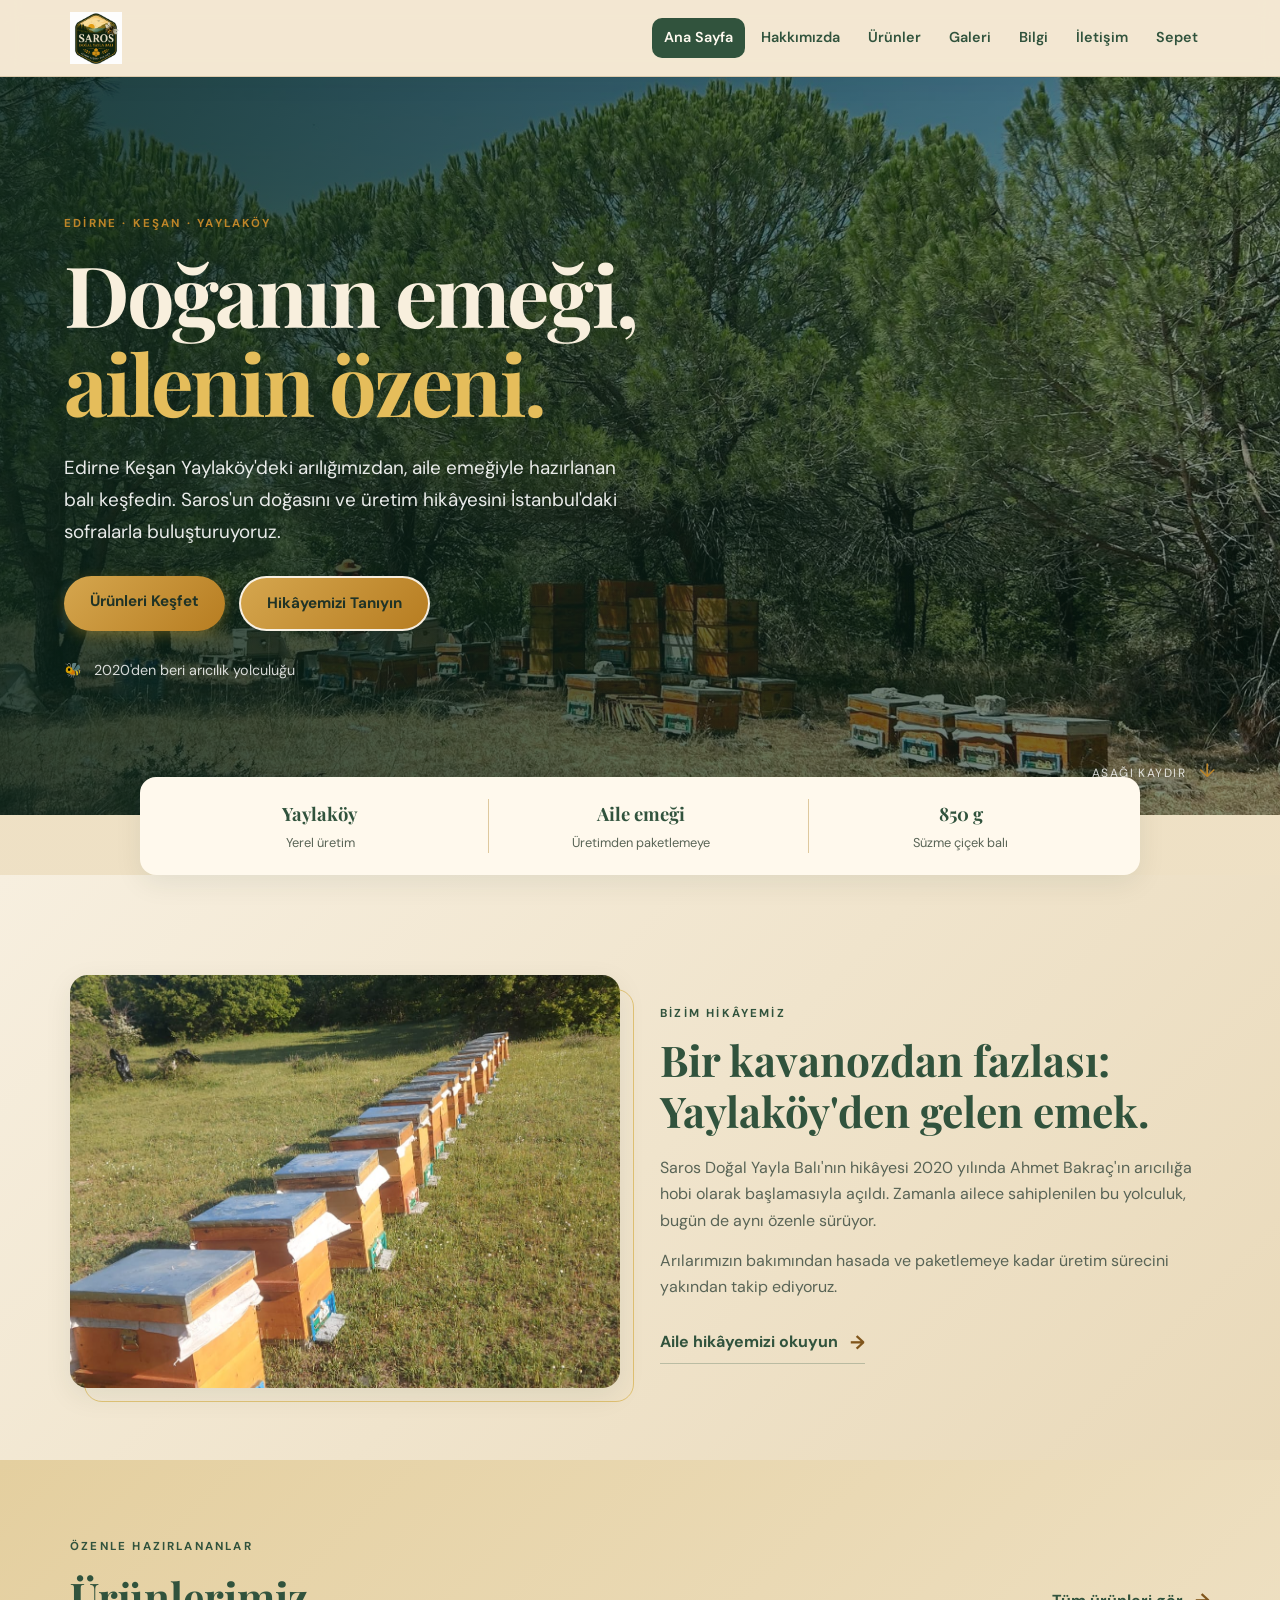
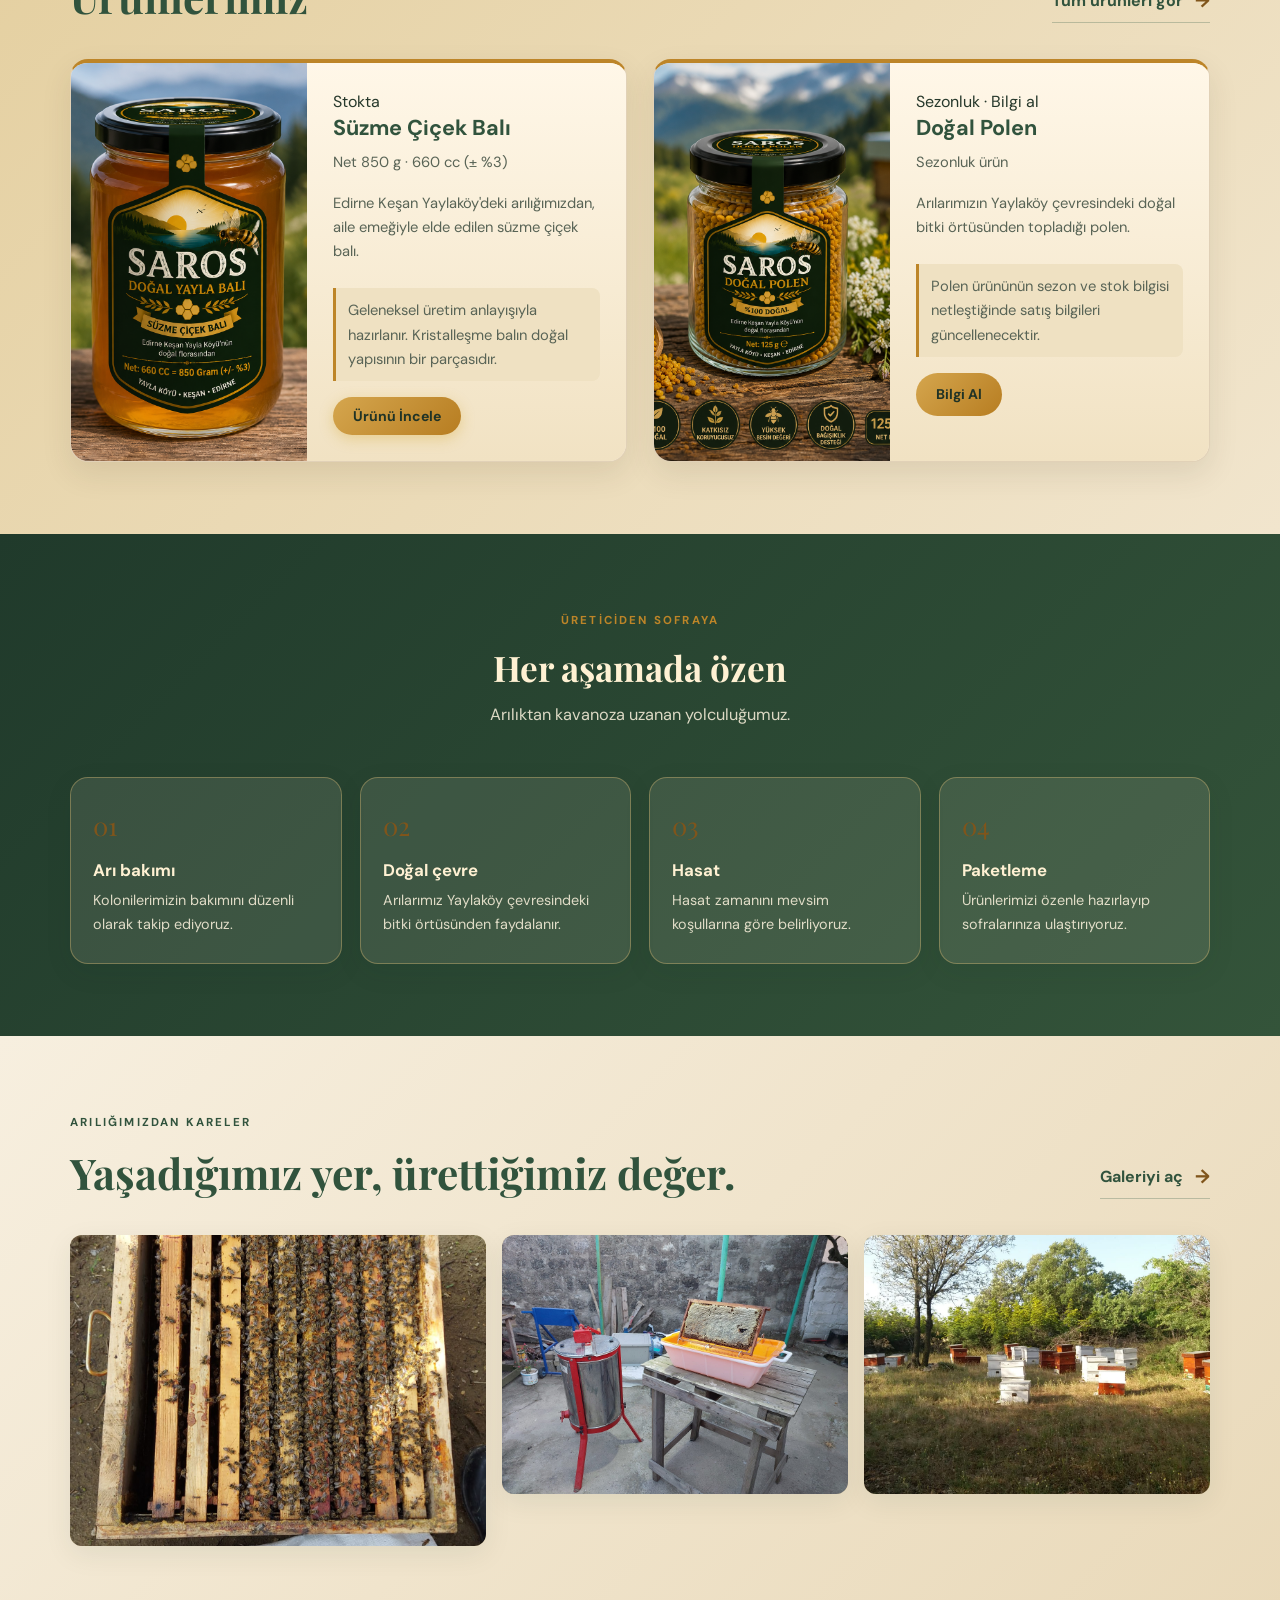
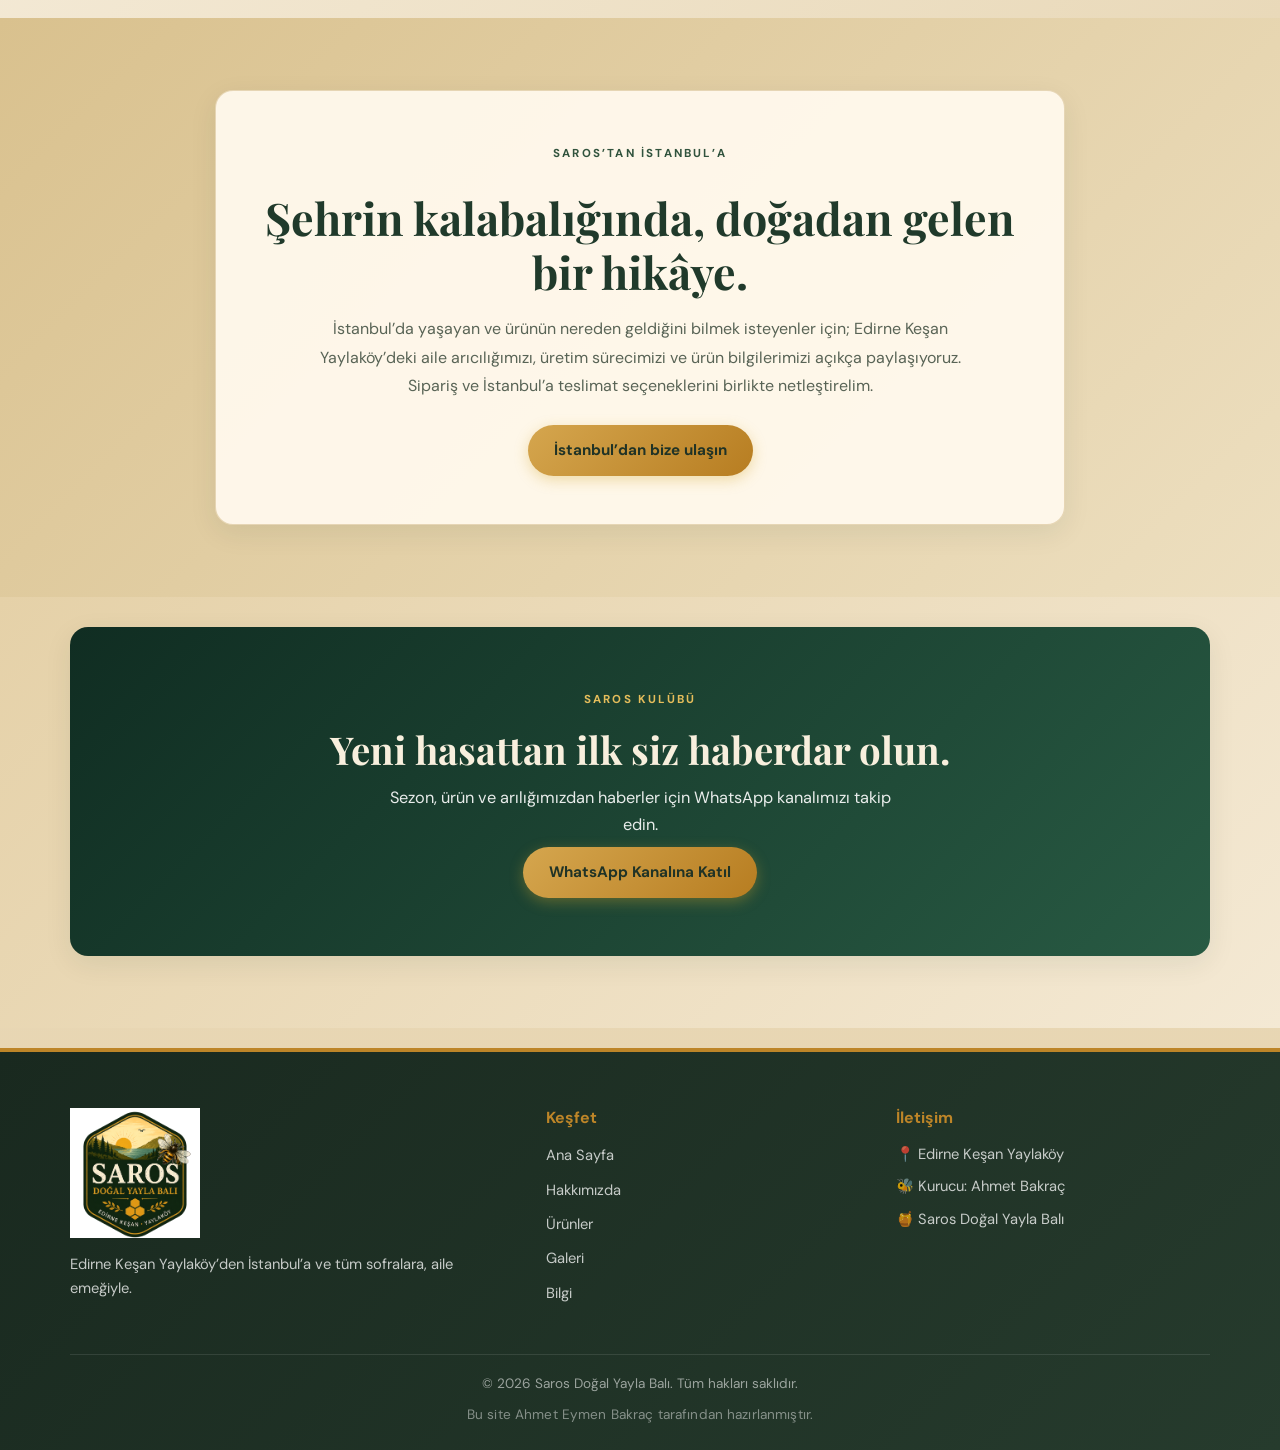
<file: index.html>
<!DOCTYPE html>
<html lang="tr">
<head>
    <meta charset="UTF-8">
    <meta name="viewport" content="width=device-width, initial-scale=1.0">
    <meta name="theme-color" content="#123126">
    <meta name="description" content="Edirne Keşan Yaylaköy’den İstanbul’a uzanan Saros Doğal Yayla Balı. Aile emeğiyle hazırlanan süzme çiçek balımızı keşfedin.">
    <title>Saros Doğal Yayla Balı | Yaylaköy'den Sofranıza</title>
    <link rel="preconnect" href="https://fonts.googleapis.com">
    <link rel="preconnect" href="https://fonts.gstatic.com" crossorigin>
    <link rel="stylesheet" href="style.css">
</head>
<body>
<header>
    <div class="header-container">
        <div class="logo"><a href="index.html" aria-label="Saros Doğal Yayla Balı ana sayfa"><img src="assets/images/logo.png" alt="Saros Doğal Yayla Balı"></a></div>
        <nav aria-label="Ana menü">
            <ul>
                <li><a href="index.html" class="active">Ana Sayfa</a></li>
                <li><a href="hakkimizda.html">Hakkımızda</a></li>
                <li><a href="urunler.html">Ürünler</a></li>
                <li><a href="galeri.html">Galeri</a></li>
                <li><a href="bilgi.html">Bilgi</a></li>
                <li><a href="iletisim.html">İletişim</a></li>
                <li><a href="sepet.html">Sepet <span data-cart-count></span></a></li>
            </ul>
        </nav>
    </div>
</header>

<main>
    <section class="hero hero-premium">
        <div class="hero-content">
            <span class="eyebrow">EDİRNE · KEŞAN · YAYLAKÖY</span>
            <h1>Doğanın emeği,<br><span>ailenin özeni.</span></h1>
            <p>Edirne Keşan Yaylaköy'deki arılığımızdan, aile emeğiyle hazırlanan balı keşfedin. Saros'un doğasını ve üretim hikâyesini İstanbul'daki sofralarla buluşturuyoruz.</p>
            <div class="hero-buttons">
                <a href="urunler.html" class="btn">Ürünleri Keşfet</a>
                <a href="hakkimizda.html" class="btn btn-outline">Hikâyemizi Tanıyın</a>
            </div>
            <div class="hero-note"><span>🐝</span> 2020'den beri arıcılık yolculuğu</div>
        </div>
        <div class="hero-scroll" aria-hidden="true">Aşağı kaydır <span>↓</span></div>
    </section>

    <section class="trust-strip" aria-label="Üretim bilgileri">
        <div><strong>Yaylaköy</strong><span>Yerel üretim</span></div>
        <div><strong>Aile emeği</strong><span>Üretimden paketlemeye</span></div>
        <div><strong>850 g</strong><span>Süzme çiçek balı</span></div>
    </section>

    <section class="section section-story">
        <div class="container story">
            <div class="story-image image-frame"><img src="assets/images/arilik.jpg" alt="Saros Doğal Yayla Balı arılığı" loading="lazy" decoding="async"></div>
            <div class="story-content">
                <span class="eyebrow eyebrow-dark">BİZİM HİKÂYEMİZ</span>
                <h2>Bir kavanozdan fazlası:<br>Yaylaköy'den gelen emek.</h2>
                <p>Saros Doğal Yayla Balı'nın hikâyesi 2020 yılında Ahmet Bakraç'ın arıcılığa hobi olarak başlamasıyla açıldı. Zamanla ailece sahiplenilen bu yolculuk, bugün de aynı özenle sürüyor.</p>
                <p>Arılarımızın bakımından hasada ve paketlemeye kadar üretim sürecini yakından takip ediyoruz.</p>
                <a href="hakkimizda.html" class="text-link">Aile hikâyemizi okuyun <span>→</span></a>
            </div>
        </div>
    </section>

    <section class="section section-products">
        <div class="container">
            <div class="section-heading">
                <div><span class="eyebrow eyebrow-dark">ÖZENLE HAZIRLANANLAR</span><h2>Ürünlerimiz</h2></div>
                <a href="urunler.html" class="text-link">Tüm ürünleri gör <span>→</span></a>
            </div>
            <div class="products-preview" data-featured-products aria-live="polite">
                <article class="product-card">
                    <img src="assets/images/bal.png" alt="Süzme Çiçek Balı" loading="lazy">
                    <div class="product-card-content"><span class="product-kicker">YAYLAKÖY ÜRETİMİ</span><h3>Süzme Çiçek Balı</h3><p>Net 850 g · 660 cc</p><a href="urunler.html" class="btn">Ürünü İncele</a></div>
                </article>
                <article class="product-card">
                    <img src="assets/images/polen.png" alt="Doğal Polen" loading="lazy">
                    <div class="product-card-content"><span class="product-kicker">SEZONLUK</span><h3>Doğal Polen</h3><p>Stok bilgisi için iletişime geçin.</p><a href="urunler.html" class="btn btn-secondary">Bilgi Al</a></div>
                </article>
            </div>
        </div>
    </section>

    <section class="section section-process">
        <div class="container">
            <div class="section-title"><span class="eyebrow">ÜRETİCİDEN SOFRAYA</span><h2>Her aşamada özen</h2><p>Arılıktan kavanoza uzanan yolculuğumuz.</p></div>
            <div class="process-grid">
                <article class="process-card"><span>01</span><h3>Arı bakımı</h3><p>Kolonilerimizin bakımını düzenli olarak takip ediyoruz.</p></article>
                <article class="process-card"><span>02</span><h3>Doğal çevre</h3><p>Arılarımız Yaylaköy çevresindeki bitki örtüsünden faydalanır.</p></article>
                <article class="process-card"><span>03</span><h3>Hasat</h3><p>Hasat zamanını mevsim koşullarına göre belirliyoruz.</p></article>
                <article class="process-card"><span>04</span><h3>Paketleme</h3><p>Ürünlerimizi özenle hazırlayıp sofralarınıza ulaştırıyoruz.</p></article>
            </div>
        </div>
    </section>

    <section class="section section-gallery">
        <div class="container">
            <div class="section-heading"><div><span class="eyebrow eyebrow-dark">ARILIĞIMIZDAN KARELER</span><h2>Yaşadığımız yer, ürettiğimiz değer.</h2></div><a href="galeri.html" class="text-link">Galeriyi aç <span>→</span></a></div>
            <div class="gallery-grid">
                <figure class="gallery-item"><img src="assets/images/kovan.jpg" alt="Arı kovanlarımız" loading="lazy" decoding="async"></figure>
                <figure class="gallery-item"><img src="assets/images/hasat.jpg" alt="Bal hasadından bir kare" loading="lazy" decoding="async"></figure>
                <figure class="gallery-item"><img src="assets/images/yayla.jpg" alt="Yaylaköy doğası" loading="lazy" decoding="async"></figure>
            </div>
        </div>
    </section>

    <section class="section section-istanbul"><div class="container"><div class="istanbul-story"><span class="eyebrow eyebrow-dark">SAROS’TAN İSTANBUL’A</span><h2>Şehrin kalabalığında, doğadan gelen bir hikâye.</h2><p>İstanbul’da yaşayan ve ürünün nereden geldiğini bilmek isteyenler için; Edirne Keşan Yaylaköy’deki aile arıcılığımızı, üretim sürecimizi ve ürün bilgilerimizi açıkça paylaşıyoruz. Sipariş ve İstanbul’a teslimat seçeneklerini birlikte netleştirelim.</p><a href="iletisim.html" class="btn">İstanbul’dan bize ulaşın</a></div></div></section>

    <section class="section section-cta">
        <div class="container"><div class="notification-box"><span class="eyebrow">SAROS KULÜBÜ</span><h2>Yeni hasattan ilk siz haberdar olun.</h2><p>Sezon, ürün ve arılığımızdan haberler için WhatsApp kanalımızı takip edin.</p><a href="https://whatsapp.com/channel/0029Vb8Gn8n002TFbr7MXw1a" target="_blank" rel="noopener noreferrer" class="btn">WhatsApp Kanalına Katıl</a></div></div>
    </section>
</main>

<footer>
    <div class="container">
        <div class="footer-content">
            <div class="footer-box"><img src="assets/images/logo.png" alt="Saros Doğal Yayla Balı" style="width:130px;" loading="lazy"><p>Edirne Keşan Yaylaköy’den İstanbul’a ve tüm sofralara, aile emeğiyle.</p></div>
            <div class="footer-box"><h3>Keşfet</h3><ul><li><a href="index.html">Ana Sayfa</a></li><li><a href="hakkimizda.html">Hakkımızda</a></li><li><a href="urunler.html">Ürünler</a></li><li><a href="galeri.html">Galeri</a></li><li><a href="bilgi.html">Bilgi</a></li></ul></div>
            <div class="footer-box"><h3>İletişim</h3><p>📍 Edirne Keşan Yaylaköy</p><p>🐝 Kurucu: Ahmet Bakraç</p><p>🍯 Saros Doğal Yayla Balı</p></div>
        </div>
        <div class="footer-bottom"><p>© 2026 Saros Doğal Yayla Balı. Tüm hakları saklıdır.</p>
            <p class="site-credit">Bu site Ahmet Eymen Bakraç tarafından hazırlanmıştır.</p></div>
    </div>
</footer>
<script src="script.js" defer></script>
</body>
</html>
</file>
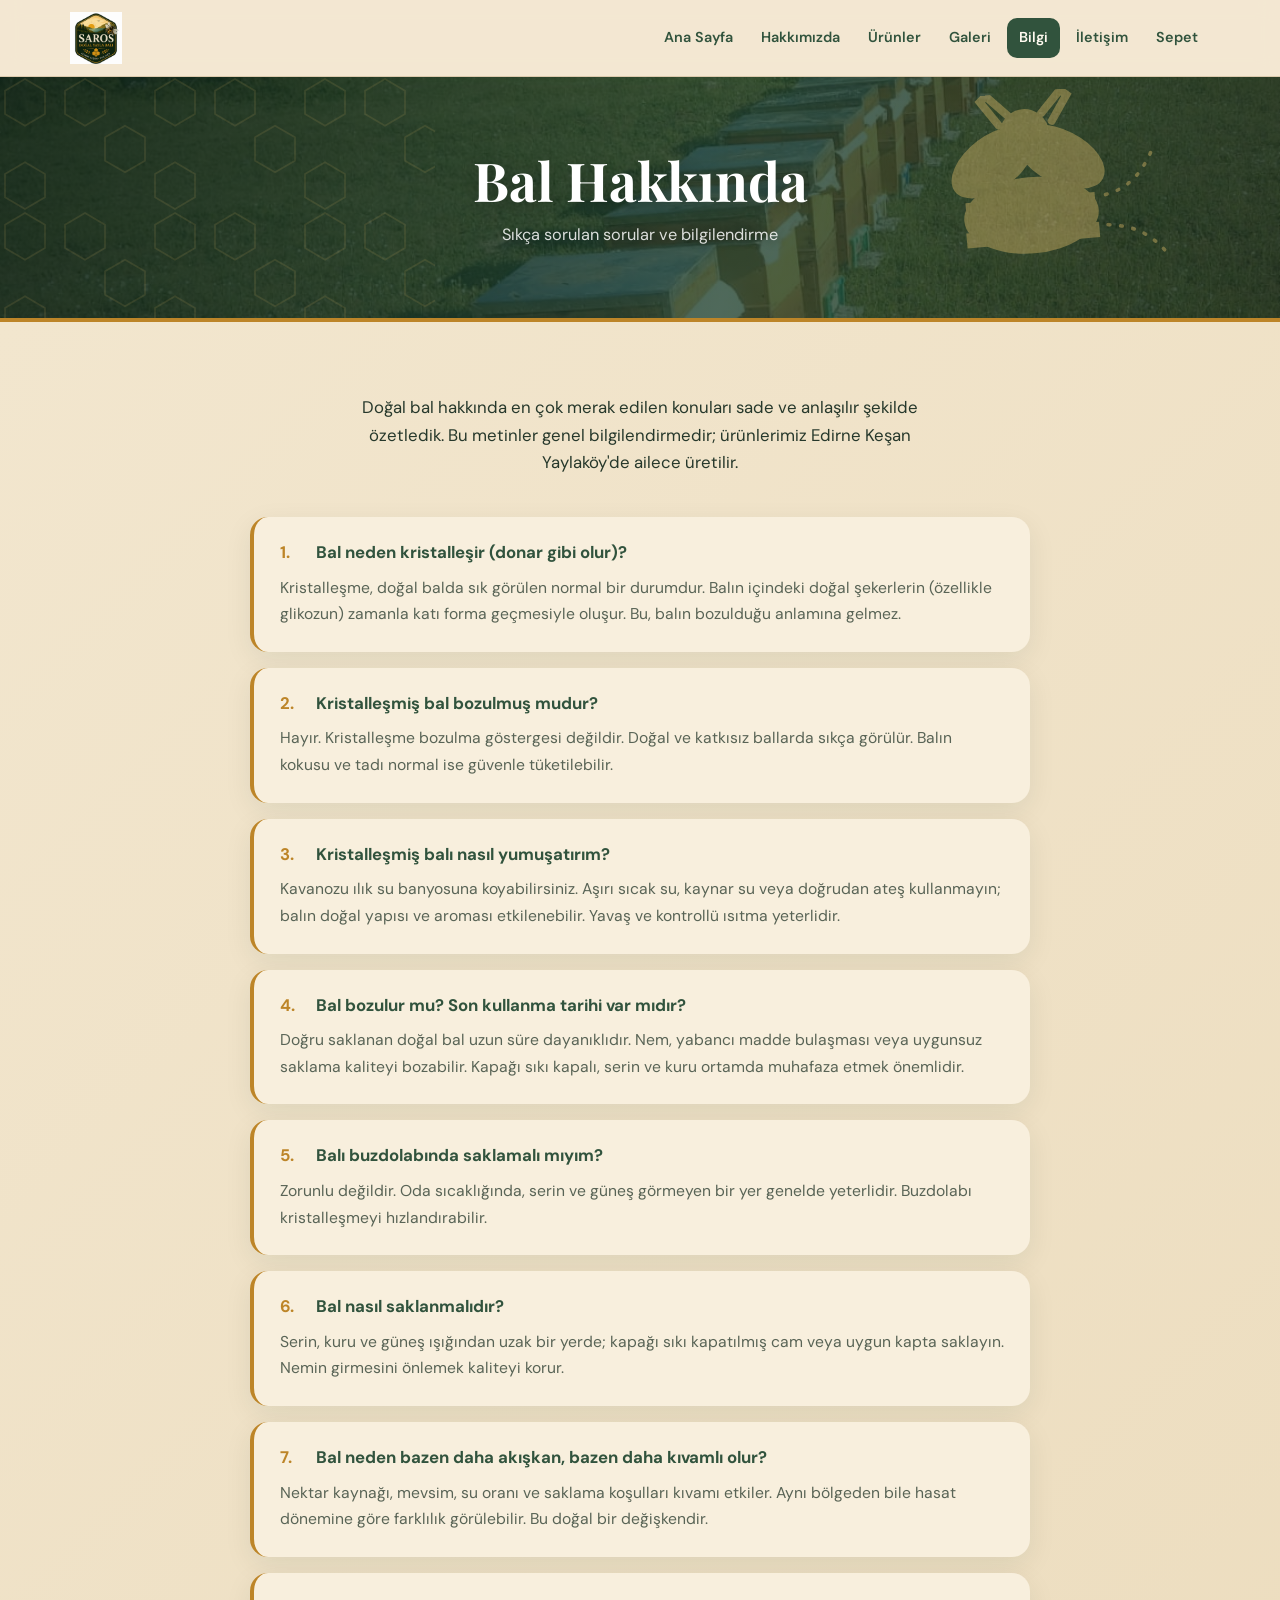
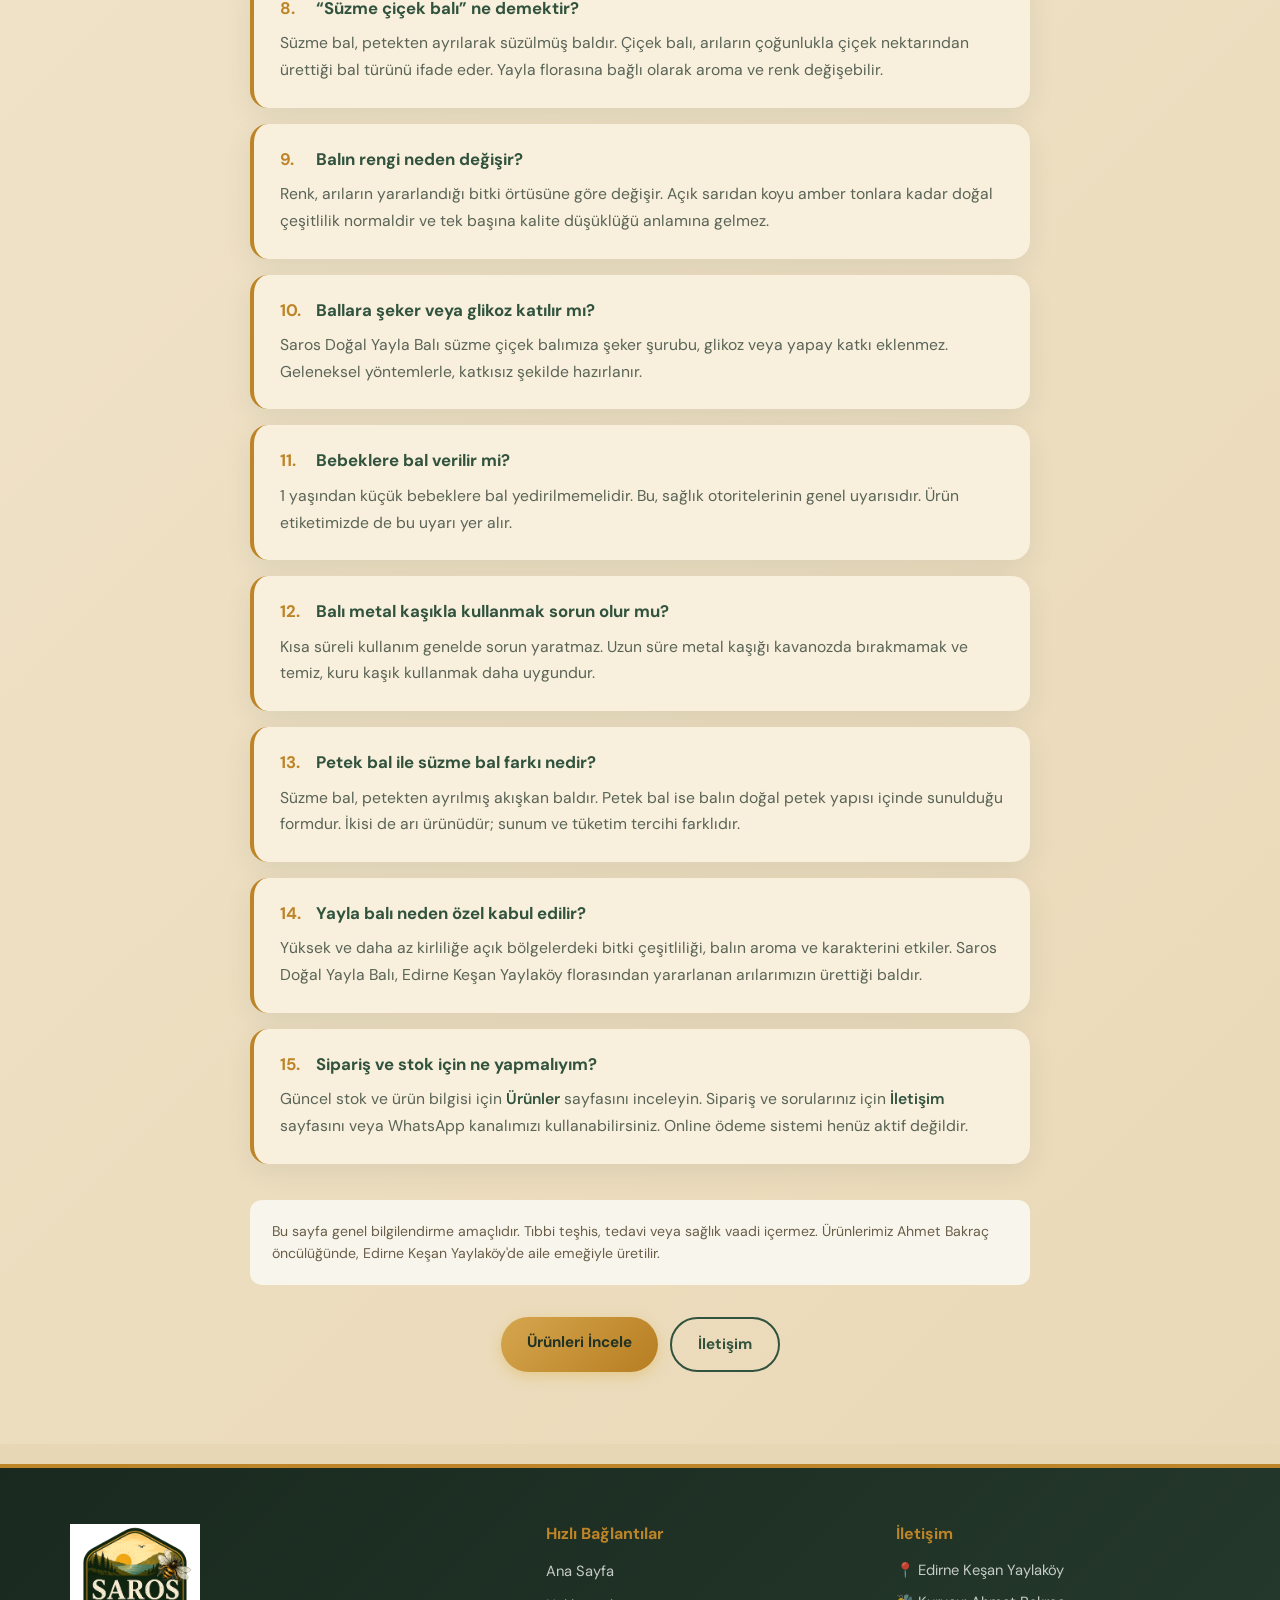
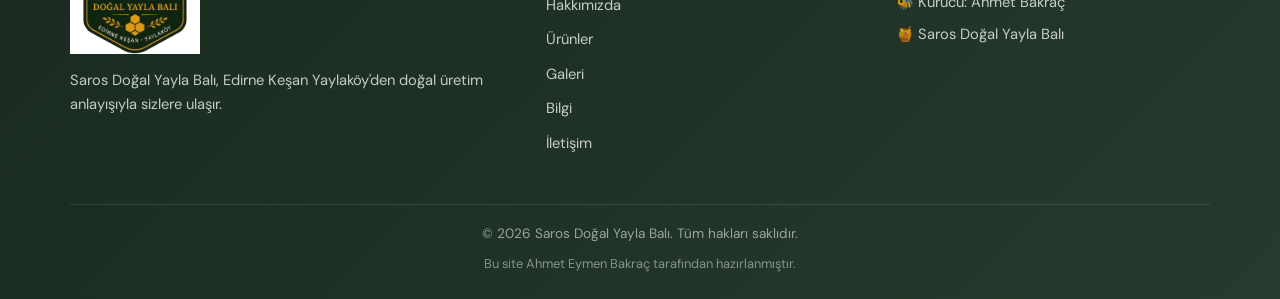
<file: bilgi.html>
<!DOCTYPE html>
<html lang="tr">

<head>
    <meta charset="UTF-8">
    <meta name="viewport" content="width=device-width, initial-scale=1.0">
    <title>Bal Hakkında Bilgi | Saros Doğal Yayla Balı</title>
    <meta name="description" content="Bal neden kristalleşir, bozulur mu, nasıl saklanır? Saros Doğal Yayla Balı bilgilendirme ve sıkça sorulan sorular.">
    <link rel="stylesheet" href="style.css">
    <style>
        .info-wrap {
            max-width: 780px;
            margin: 0 auto;
        }

        .info-intro {
            text-align: center;
            margin-bottom: 40px;
        }

        .info-intro p {
            font-size: 1.05rem;
            max-width: 560px;
            margin: 0 auto;
        }

        .faq-item {
            background: var(--beyaz);
            border-radius: var(--radius);
            box-shadow: var(--golge);
            padding: 24px 26px;
            margin-bottom: 16px;
            border-left: 4px solid var(--altin);
        }

        .faq-item h2 {
            font-family: 'DM Sans', sans-serif;
            font-size: 1.05rem;
            font-weight: 700;
            color: var(--yesil);
            margin-bottom: 10px;
            line-height: 1.4;
        }

        .faq-item p {
            font-size: 0.98rem;
            line-height: 1.7;
            margin: 0;
            color: var(--gri);
        }

        .faq-num {
            display: inline-block;
            min-width: 28px;
            color: var(--altin);
            font-weight: 700;
            margin-right: 4px;
        }

        .info-note {
            margin-top: 36px;
            padding: 20px 22px;
            background: #f8f5ec;
            border-radius: var(--radius-sm);
            font-size: 0.88rem;
            color: #6a5e48;
            line-height: 1.6;
        }
    </style>
</head>

<body>

<header>
    <div class="header-container">
        <div class="logo">
            <a href="index.html">
                <img src="assets/images/logo.png" alt="Saros Doğal Yayla Balı">
            </a>
        </div>
        <nav>
            <ul>
                <li><a href="index.html">Ana Sayfa</a></li>
                <li><a href="hakkimizda.html">Hakkımızda</a></li>
                <li><a href="urunler.html">Ürünler</a></li>
                <li><a href="galeri.html">Galeri</a></li>
                <li><a href="bilgi.html" class="active">Bilgi</a></li>
                <li><a href="iletisim.html">İletişim</a></li>
                <li><a href="sepet.html">Sepet <span data-cart-count></span></a></li>
            </ul>
        </nav>
    </div>
</header>

<section class="page-header page-header-premium">
    <h1>Bal Hakkında</h1>
    <p>Sıkça sorulan sorular ve bilgilendirme</p>
</section>

<section class="section">
    <div class="container">
        <div class="info-wrap">

            <div class="info-intro">
                <p>
                    Doğal bal hakkında en çok merak edilen konuları
                    sade ve anlaşılır şekilde özetledik.
                    Bu metinler genel bilgilendirmedir; ürünlerimiz
                    Edirne Keşan Yaylaköy'de ailece üretilir.
                </p>
            </div>

            <article class="faq-item">
                <h2><span class="faq-num">1.</span> Bal neden kristalleşir (donar gibi olur)?</h2>
                <p>
                    Kristalleşme, doğal balda sık görülen normal bir durumdur.
                    Balın içindeki doğal şekerlerin (özellikle glikozun) zamanla
                    katı forma geçmesiyle oluşur. Bu, balın bozulduğu anlamına gelmez.
                </p>
            </article>

            <article class="faq-item">
                <h2><span class="faq-num">2.</span> Kristalleşmiş bal bozulmuş mudur?</h2>
                <p>
                    Hayır. Kristalleşme bozulma göstergesi değildir.
                    Doğal ve katkısız ballarda sıkça görülür.
                    Balın kokusu ve tadı normal ise güvenle tüketilebilir.
                </p>
            </article>

            <article class="faq-item">
                <h2><span class="faq-num">3.</span> Kristalleşmiş balı nasıl yumuşatırım?</h2>
                <p>
                    Kavanozu ılık su banyosuna koyabilirsiniz.
                    Aşırı sıcak su, kaynar su veya doğrudan ateş kullanmayın;
                    balın doğal yapısı ve aroması etkilenebilir.
                    Yavaş ve kontrollü ısıtma yeterlidir.
                </p>
            </article>

            <article class="faq-item">
                <h2><span class="faq-num">4.</span> Bal bozulur mu? Son kullanma tarihi var mıdır?</h2>
                <p>
                    Doğru saklanan doğal bal uzun süre dayanıklıdır.
                    Nem, yabancı madde bulaşması veya uygunsuz saklama
                    kaliteyi bozabilir. Kapağı sıkı kapalı, serin ve kuru
                    ortamda muhafaza etmek önemlidir.
                </p>
            </article>

            <article class="faq-item">
                <h2><span class="faq-num">5.</span> Balı buzdolabında saklamalı mıyım?</h2>
                <p>
                    Zorunlu değildir. Oda sıcaklığında, serin ve güneş
                    görmeyen bir yer genelde yeterlidir.
                    Buzdolabı kristalleşmeyi hızlandırabilir.
                </p>
            </article>

            <article class="faq-item">
                <h2><span class="faq-num">6.</span> Bal nasıl saklanmalıdır?</h2>
                <p>
                    Serin, kuru ve güneş ışığından uzak bir yerde;
                    kapağı sıkı kapatılmış cam veya uygun kapta saklayın.
                    Nemin girmesini önlemek kaliteyi korur.
                </p>
            </article>

            <article class="faq-item">
                <h2><span class="faq-num">7.</span> Bal neden bazen daha akışkan, bazen daha kıvamlı olur?</h2>
                <p>
                    Nektar kaynağı, mevsim, su oranı ve saklama koşulları
                    kıvamı etkiler. Aynı bölgeden bile hasat dönemine göre
                    farklılık görülebilir. Bu doğal bir değişkendir.
                </p>
            </article>

            <article class="faq-item">
                <h2><span class="faq-num">8.</span> “Süzme çiçek balı” ne demektir?</h2>
                <p>
                    Süzme bal, petekten ayrılarak süzülmüş baldır.
                    Çiçek balı, arıların çoğunlukla çiçek nektarından
                    ürettiği bal türünü ifade eder.
                    Yayla florasına bağlı olarak aroma ve renk değişebilir.
                </p>
            </article>

            <article class="faq-item">
                <h2><span class="faq-num">9.</span> Balın rengi neden değişir?</h2>
                <p>
                    Renk, arıların yararlandığı bitki örtüsüne göre değişir.
                    Açık sarıdan koyu amber tonlara kadar doğal çeşitlilik
                    normaldir ve tek başına kalite düşüklüğü anlamına gelmez.
                </p>
            </article>

            <article class="faq-item">
                <h2><span class="faq-num">10.</span> Ballara şeker veya glikoz katılır mı?</h2>
                <p>
                    Saros Doğal Yayla Balı süzme çiçek balımıza
                    şeker şurubu, glikoz veya yapay katkı eklenmez.
                    Geleneksel yöntemlerle, katkısız şekilde hazırlanır.
                </p>
            </article>

            <article class="faq-item">
                <h2><span class="faq-num">11.</span> Bebeklere bal verilir mi?</h2>
                <p>
                    1 yaşından küçük bebeklere bal yedirilmemelidir.
                    Bu, sağlık otoritelerinin genel uyarısıdır.
                    Ürün etiketimizde de bu uyarı yer alır.
                </p>
            </article>

            <article class="faq-item">
                <h2><span class="faq-num">12.</span> Balı metal kaşıkla kullanmak sorun olur mu?</h2>
                <p>
                    Kısa süreli kullanım genelde sorun yaratmaz.
                    Uzun süre metal kaşığı kavanozda bırakmamak
                    ve temiz, kuru kaşık kullanmak daha uygundur.
                </p>
            </article>

            <article class="faq-item">
                <h2><span class="faq-num">13.</span> Petek bal ile süzme bal farkı nedir?</h2>
                <p>
                    Süzme bal, petekten ayrılmış akışkan baldır.
                    Petek bal ise balın doğal petek yapısı içinde
                    sunulduğu formdur. İkisi de arı ürünüdür;
                    sunum ve tüketim tercihi farklıdır.
                </p>
            </article>

            <article class="faq-item">
                <h2><span class="faq-num">14.</span> Yayla balı neden özel kabul edilir?</h2>
                <p>
                    Yüksek ve daha az kirliliğe açık bölgelerdeki
                    bitki çeşitliliği, balın aroma ve karakterini etkiler.
                    Saros Doğal Yayla Balı, Edirne Keşan Yaylaköy
                    florasından yararlanan arılarımızın ürettiği baldır.
                </p>
            </article>

            <article class="faq-item">
                <h2><span class="faq-num">15.</span> Sipariş ve stok için ne yapmalıyım?</h2>
                <p>
                    Güncel stok ve ürün bilgisi için
                    <a href="urunler.html" style="color:var(--yesil);font-weight:600;">Ürünler</a>
                    sayfasını inceleyin. Sipariş ve sorularınız için
                    <a href="iletisim.html" style="color:var(--yesil);font-weight:600;">İletişim</a>
                    sayfasını veya WhatsApp kanalımızı kullanabilirsiniz.
                    Online ödeme sistemi henüz aktif değildir.
                </p>
            </article>

            <div class="info-note">
                Bu sayfa genel bilgilendirme amaçlıdır.
                Tıbbi teşhis, tedavi veya sağlık vaadi içermez.
                Ürünlerimiz Ahmet Bakraç öncülüğünde,
                Edirne Keşan Yaylaköy'de aile emeğiyle üretilir.
            </div>

            <div style="text-align:center; margin-top:32px; display:flex; gap:12px; justify-content:center; flex-wrap:wrap;">
                <a href="urunler.html" class="btn">Ürünleri İncele</a>
                <a href="iletisim.html" class="btn" style="background:transparent;border:2px solid var(--yesil);color:var(--yesil);box-shadow:none;">İletişim</a>
            </div>

        </div>
    </div>
</section>

<footer>
    <div class="container">
        <div class="footer-content">
            <div class="footer-box">
                <img src="assets/images/logo.png" alt="Saros Doğal Yayla Balı" style="width:130px;">
                <p>
                    Saros Doğal Yayla Balı,
                    Edirne Keşan Yaylaköy'den
                    doğal üretim anlayışıyla sizlere ulaşır.
                </p>
            </div>
            <div class="footer-box">
                <h3>Hızlı Bağlantılar</h3>
                <ul>
                    <li><a href="index.html">Ana Sayfa</a></li>
                    <li><a href="hakkimizda.html">Hakkımızda</a></li>
                    <li><a href="urunler.html">Ürünler</a></li>
                    <li><a href="galeri.html">Galeri</a></li>
                    <li><a href="bilgi.html">Bilgi</a></li>
                    <li><a href="iletisim.html">İletişim</a></li>
                </ul>
            </div>
            <div class="footer-box">
                <h3>İletişim</h3>
                <p>📍 Edirne Keşan Yaylaköy</p>
                <p>🐝 Kurucu: Ahmet Bakraç</p>
                <p>🍯 Saros Doğal Yayla Balı</p>
            </div>
        </div>
        <div class="footer-bottom">
            <p>© 2026 Saros Doğal Yayla Balı. Tüm hakları saklıdır.</p>
            <p style="margin-top:8px; font-size:0.8rem; opacity:0.85;">
                Bu site Ahmet Eymen Bakraç tarafından hazırlanmıştır.
            </p>
        </div>
    </div>
</footer>

<script src="script.js"></script>

</body>
  </html>
</file>
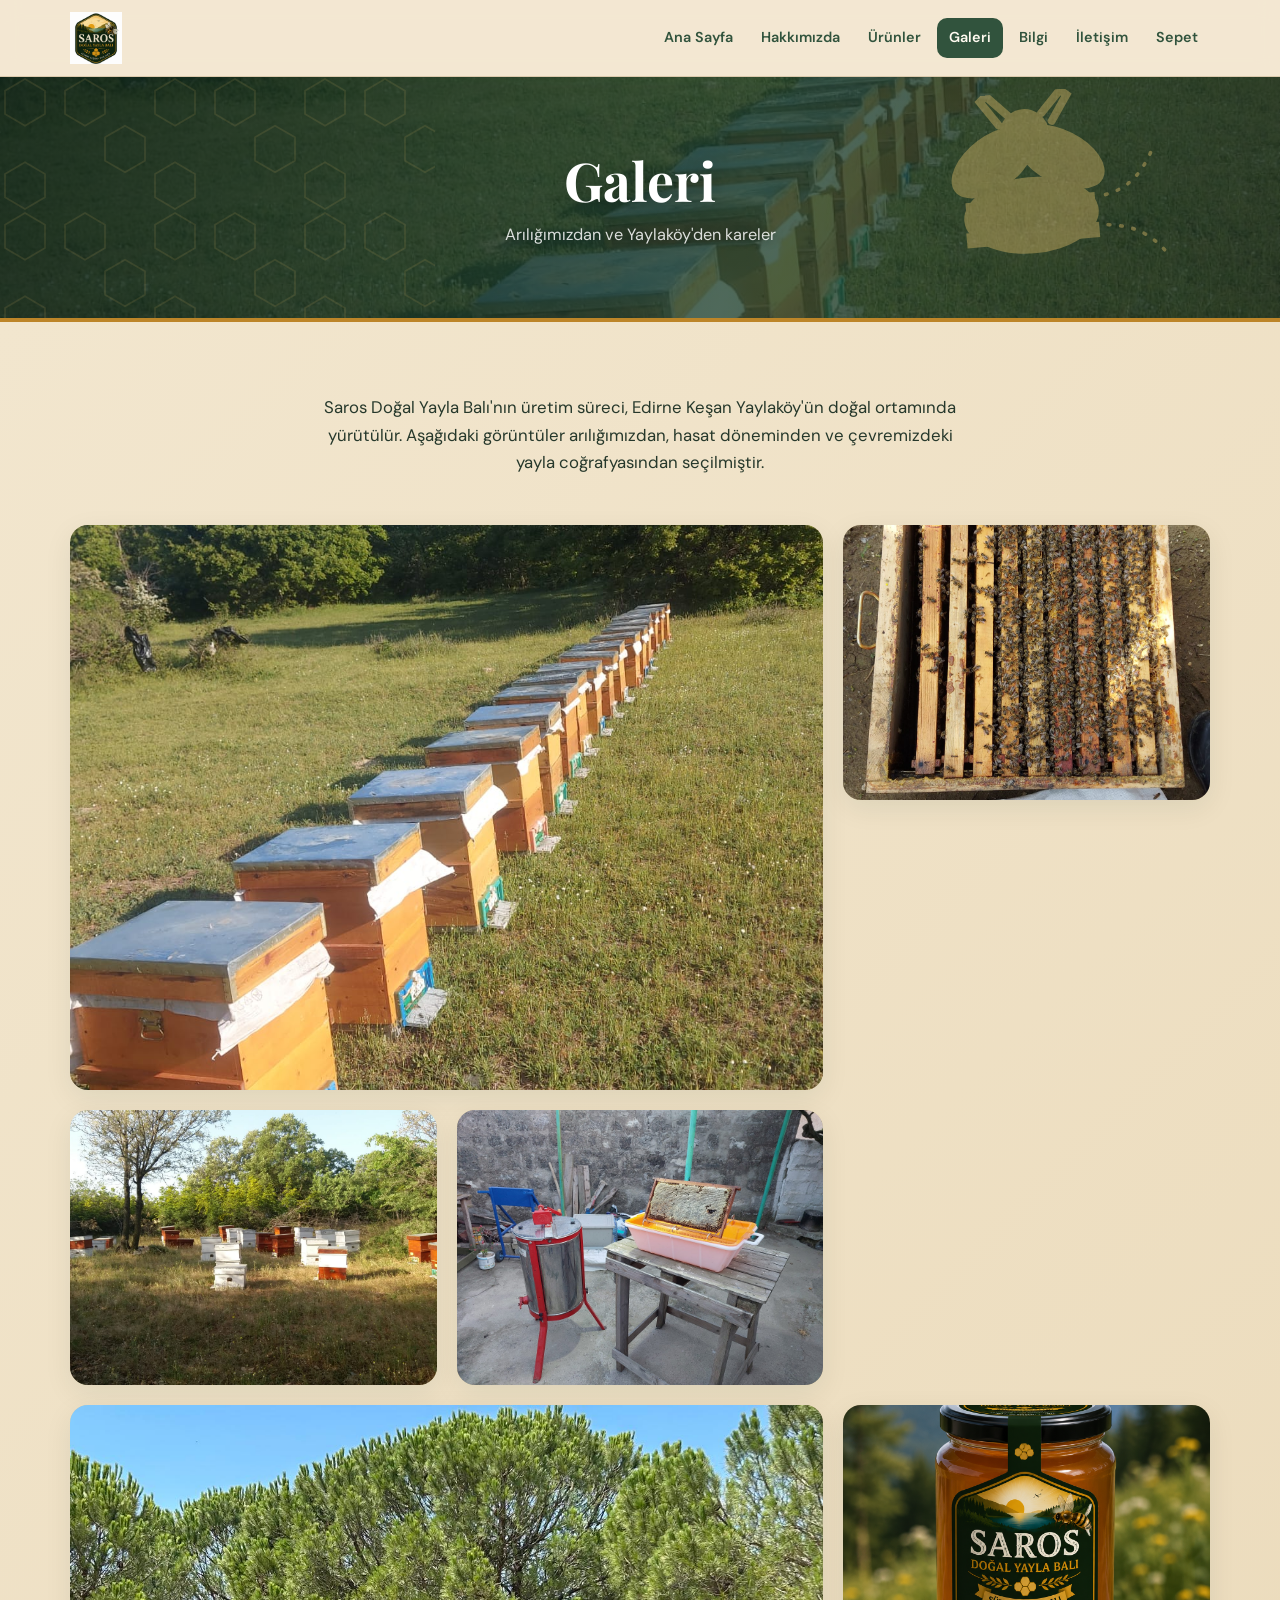
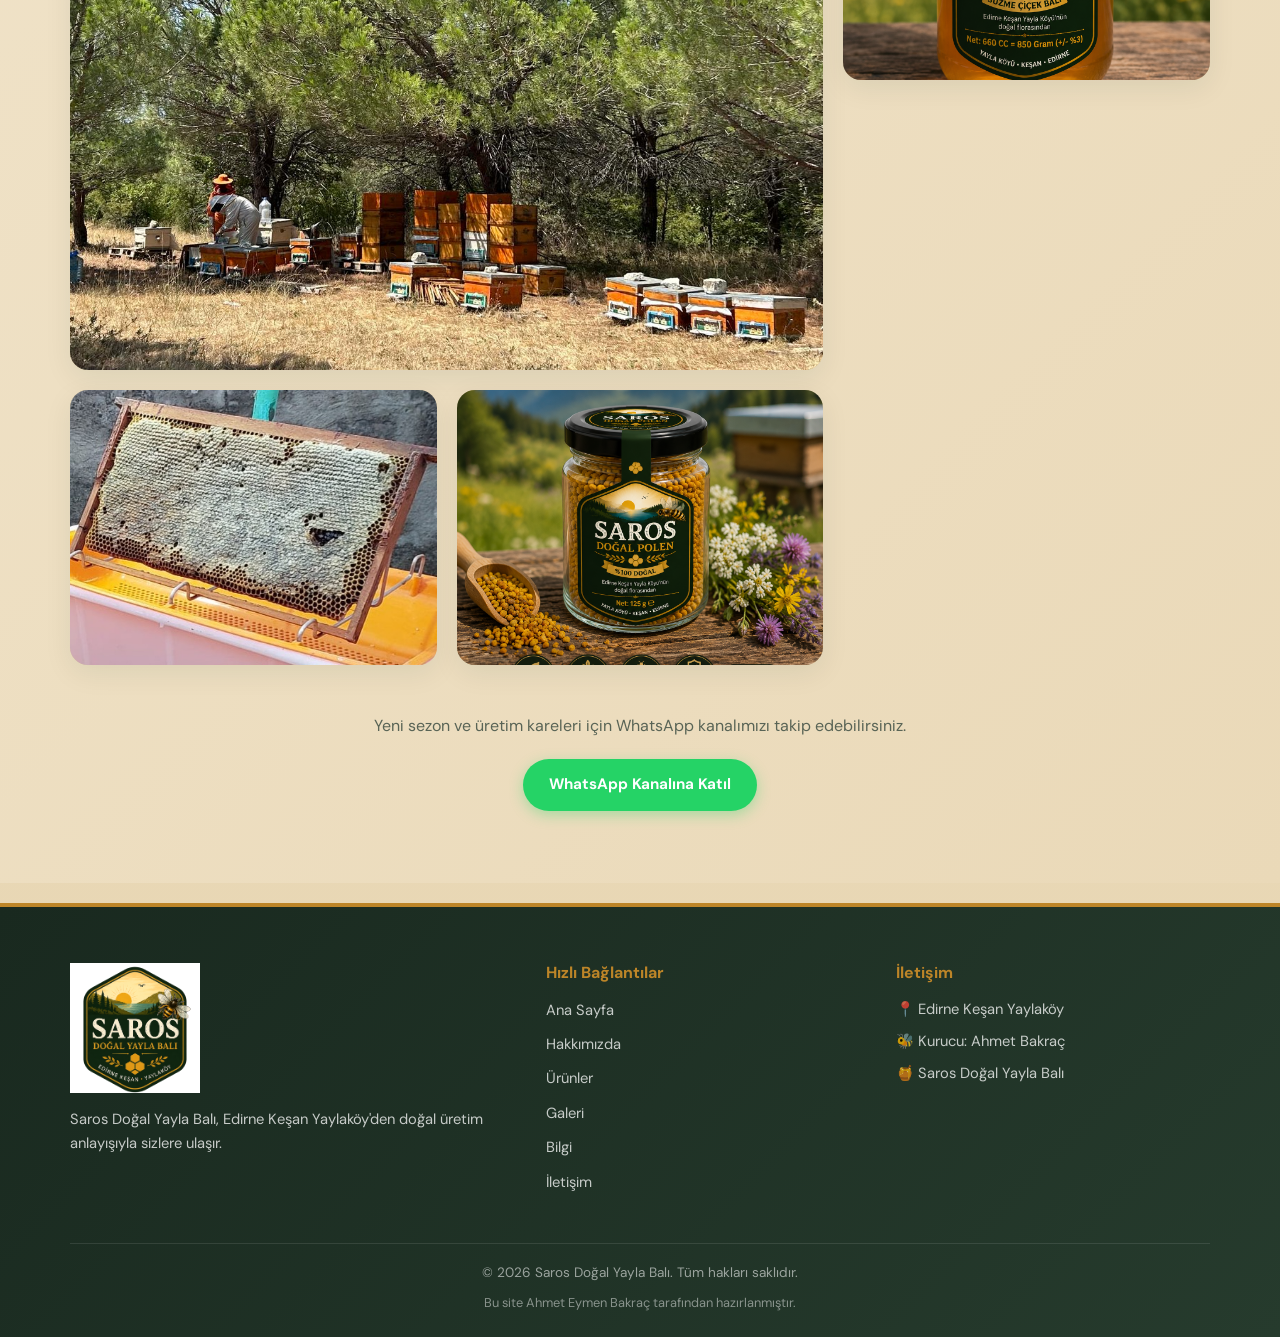
<file: galeri.html>
<!DOCTYPE html>
<html lang="tr">

<head>
    <meta charset="UTF-8">
    <meta name="viewport" content="width=device-width, initial-scale=1.0">
    <title>Galeri | Saros Doğal Yayla Balı</title>
    <meta name="description" content="Saros Doğal Yayla Balı galerisi. Edirne Keşan Yaylaköy arılığı, hasat ve doğal üretim sürecinden kareler.">
    <link rel="stylesheet" href="style.css">
    <style>
        .gallery-intro {
            max-width: 640px;
            margin: 0 auto 48px;
            text-align: center;
        }

        .gallery-intro p {
            font-size: 1.05rem;
        }

        .gallery-grid {
            display: grid;
            grid-template-columns: repeat(3, 1fr);
            gap: 20px;
        }

        .gallery-item {
            position: relative;
            overflow: hidden;
            border-radius: var(--radius);
            box-shadow: var(--golge);
            aspect-ratio: 4 / 3;
            background: var(--krem-koyu);
        }

        .gallery-item img {
            width: 100%;
            height: 100%;
            object-fit: cover;
            transition: transform 0.45s ease;
        }

        .gallery-item:hover img {
            transform: scale(1.06);
        }

        .gallery-item figcaption {
            position: absolute;
            left: 0;
            right: 0;
            bottom: 0;
            padding: 28px 16px 14px;
            background: linear-gradient(transparent, rgba(18, 49, 38, 0.85));
            color: white;
            font-size: 0.9rem;
            font-weight: 500;
            opacity: 0;
            transition: opacity 0.3s ease;
        }

        .gallery-item:hover figcaption {
            opacity: 1;
        }

        .gallery-wide {
            grid-column: span 2;
        }

        @media (max-width: 900px) {
            .gallery-grid {
                grid-template-columns: repeat(2, 1fr);
            }
            .gallery-wide {
                grid-column: span 2;
            }
        }

        @media (max-width: 560px) {
            .gallery-grid {
                grid-template-columns: 1fr;
            }
            .gallery-wide {
                grid-column: span 1;
            }
        }
    </style>
</head>

<body>

<header>
    <div class="header-container">
        <div class="logo">
            <a href="index.html">
                <img src="assets/images/logo.png" alt="Saros Doğal Yayla Balı">
            </a>
        </div>
        <nav>
            <ul>
                <li><a href="index.html">Ana Sayfa</a></li>
                <li><a href="hakkimizda.html">Hakkımızda</a></li>
                <li><a href="urunler.html">Ürünler</a></li>
                <li><a href="galeri.html" class="active">Galeri</a></li>
                <li><a href="bilgi.html">Bilgi</a></li>
                <li><a href="iletisim.html">İletişim</a></li>
                <li><a href="sepet.html">Sepet <span data-cart-count></span></a></li>
            </ul>
        </nav>
    </div>
</header>

<section class="page-header page-header-premium">
    <h1>Galeri</h1>
    <p>Arılığımızdan ve Yaylaköy'den kareler</p>
</section>

<section class="section">
    <div class="container">

        <div class="gallery-intro">
            <p>
                Saros Doğal Yayla Balı'nın üretim süreci, Edirne Keşan
                Yaylaköy'ün doğal ortamında yürütülür. Aşağıdaki görüntüler
                arılığımızdan, hasat döneminden ve çevremizdeki yayla
                coğrafyasından seçilmiştir.
            </p>
        </div>

        <div class="gallery-grid">

            <figure class="gallery-item gallery-wide">
                <img src="assets/images/arilik.jpg" alt="Saros Doğal Yayla Balı arılığı - Yaylaköy">
                <figcaption>Arılığımız · Yaylaköy</figcaption>
            </figure>

            <figure class="gallery-item">
                <img src="assets/images/kovan.jpg" alt="Arı kovanları">
                <figcaption>Kovanlarımız</figcaption>
            </figure>

            <figure class="gallery-item">
                <img src="assets/images/yayla.jpg" alt="Yaylaköy doğal yayla ortamı">
                <figcaption>Yaylaköy doğası</figcaption>
            </figure>

            <figure class="gallery-item">
                <img src="assets/images/hasat.jpg" alt="Bal hasadı">
                <figcaption>Hasat süreci</figcaption>
            </figure>

            <figure class="gallery-item gallery-wide">
                <img src="assets/images/hero.jpg" alt="Yayla manzarası">
                <figcaption>Yayla manzarası</figcaption>
            </figure>

            <figure class="gallery-item">
                <img src="assets/images/bal.png" alt="Süzme çiçek balı">
                <figcaption>Süzme çiçek balı</figcaption>
            </figure>

            <figure class="gallery-item">
                <img src="assets/images/petek.jpg" alt="Petek bal">
                <figcaption>Petek bal</figcaption>
            </figure>

            <figure class="gallery-item">
                <img src="assets/images/polen.png" alt="Doğal polen">
                <figcaption>Doğal polen</figcaption>
            </figure>

        </div>

        <div style="text-align: center; margin-top: 48px;">
            <p style="margin-bottom: 20px; color: var(--gri);">
                Yeni sezon ve üretim kareleri için WhatsApp kanalımızı takip edebilirsiniz.
            </p>
            <a href="https://whatsapp.com/channel/0029Vb8Gn8n002TFbr7MXw1a"
               target="_blank" rel="noopener"
               class="btn"
               style="background: #25D366; color: white; box-shadow: 0 4px 14px rgba(37,211,102,0.35);">
                WhatsApp Kanalına Katıl
            </a>
        </div>

    </div>
</section>

<footer>
    <div class="container">
        <div class="footer-content">
            <div class="footer-box">
                <img src="assets/images/logo.png" alt="Saros Doğal Yayla Balı" style="width:130px;">
                <p>
                    Saros Doğal Yayla Balı,
                    Edirne Keşan Yaylaköy'den
                    doğal üretim anlayışıyla sizlere ulaşır.
                </p>
            </div>
            <div class="footer-box">
                <h3>Hızlı Bağlantılar</h3>
                <ul>
                    <li><a href="index.html">Ana Sayfa</a></li>
                    <li><a href="hakkimizda.html">Hakkımızda</a></li>
                    <li><a href="urunler.html">Ürünler</a></li>
                    <li><a href="galeri.html">Galeri</a></li>
                    <li><a href="bilgi.html">Bilgi</a></li>
                    <li><a href="iletisim.html">İletişim</a></li>
                </ul>
            </div>
            <div class="footer-box">
                <h3>İletişim</h3>
                <p>📍 Edirne Keşan Yaylaköy</p>
                <p>🐝 Kurucu: Ahmet Bakraç</p>
                <p>🍯 Saros Doğal Yayla Balı</p>
            </div>
        </div>
        <div class="footer-bottom">
            <p>© 2026 Saros Doğal Yayla Balı. Tüm hakları saklıdır.</p>
            <p style="margin-top:8px; font-size:0.8rem; opacity:0.85;">
                Bu site Ahmet Eymen Bakraç tarafından hazırlanmıştır.
            </p>
        </div>
    </div>
</footer>

<script src="script.js"></script>

</body>
</html>
</file>
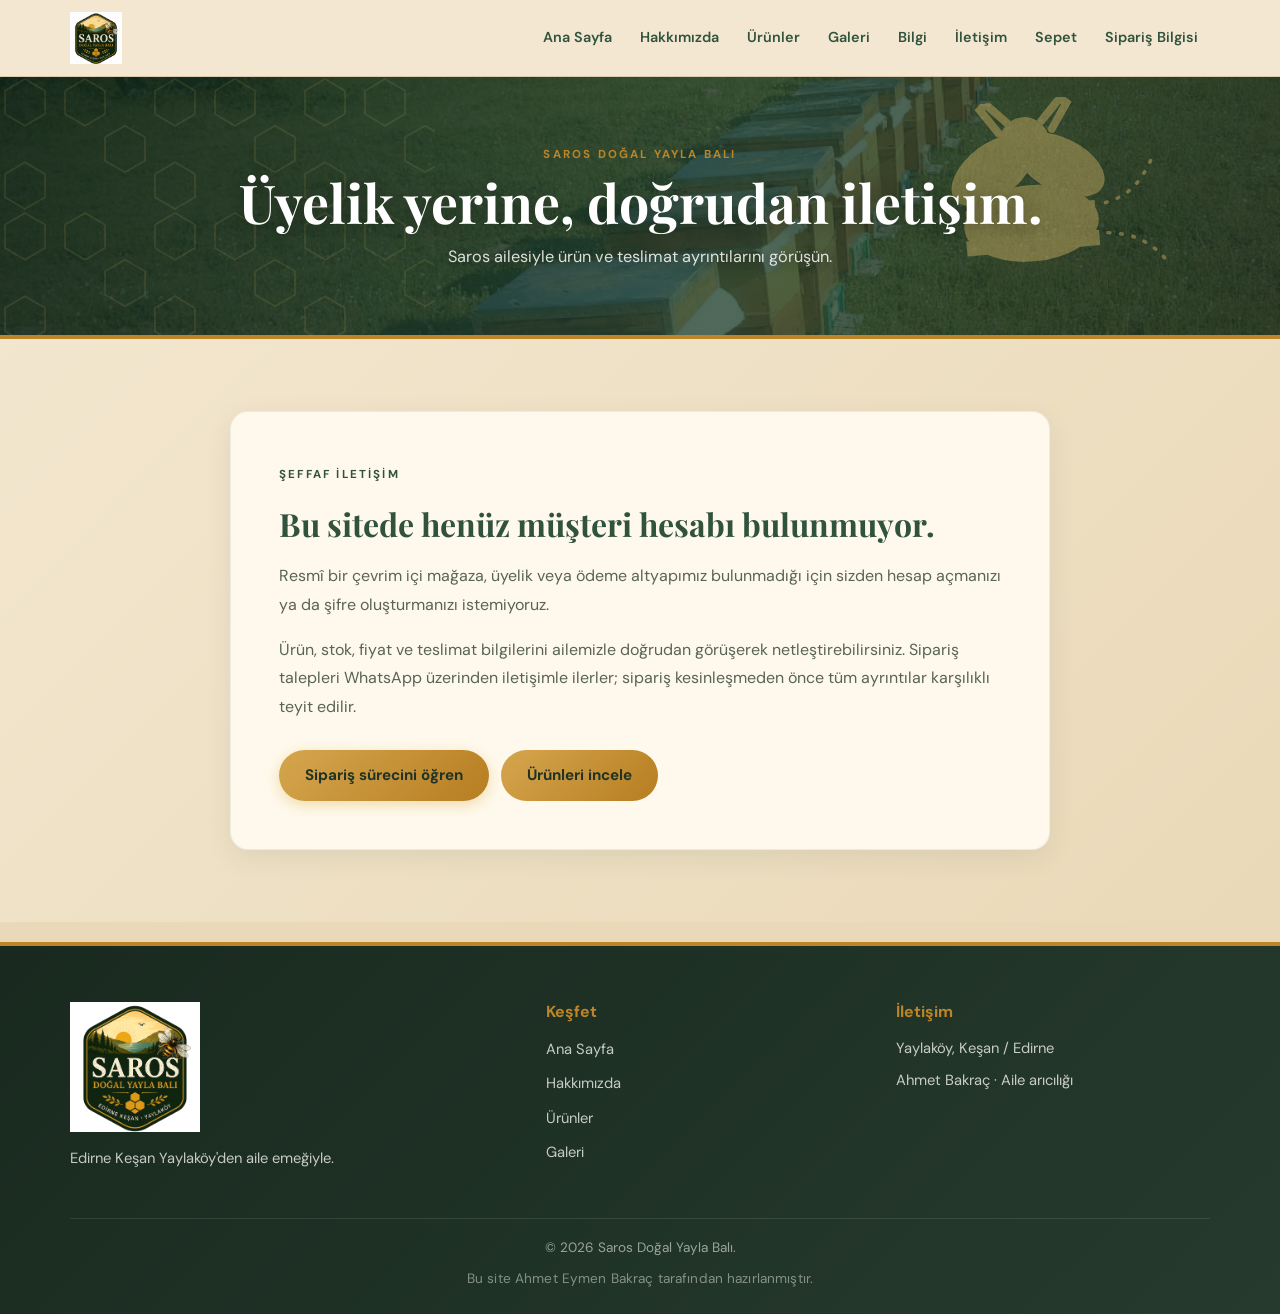
<file: giris.html>
<!DOCTYPE html>
<html lang="tr">
<head>
<meta charset="UTF-8"><meta name="viewport" content="width=device-width, initial-scale=1.0">
<meta name="theme-color" content="#123126"><meta name="description" content="Saros Doğal Yayla Balı sipariş ve iletişim bilgileri.">
<title>Sipariş Bilgisi | Saros Doğal Yayla Balı</title><link rel="stylesheet" href="style.css">
</head><body>
<header><div class="header-container"><div class="logo"><a href="index.html"><img src="assets/images/logo.png" alt="Saros Doğal Yayla Balı"></a></div>
<nav aria-label="Ana menü"><ul>
<li><a href="index.html">Ana Sayfa</a></li><li><a href="hakkimizda.html">Hakkımızda</a></li><li><a href="urunler.html">Ürünler</a></li><li><a href="galeri.html">Galeri</a></li><li><a href="bilgi.html">Bilgi</a></li><li><a href="iletisim.html">İletişim</a></li><li><a href="sepet.html">Sepet <span data-cart-count></span></a></li><li><a href="siparis.html">Sipariş Bilgisi</a></li>
</ul></nav></div></header>
<main><section class="page-header page-header-premium"><span class="eyebrow">SAROS DOĞAL YAYLA BALI</span><h1>Üyelik yerine, doğrudan iletişim.</h1><p>Saros ailesiyle ürün ve teslimat ayrıntılarını görüşün.</p></section>
<section class="section"><div class="container"><div class="account-info-card">
<span class="eyebrow eyebrow-dark">ŞEFFAF İLETİŞİM</span><h2>Bu sitede henüz müşteri hesabı bulunmuyor.</h2>
<p>Resmî bir çevrim içi mağaza, üyelik veya ödeme altyapımız bulunmadığı için sizden hesap açmanızı ya da şifre oluşturmanızı istemiyoruz.</p>
<p>Ürün, stok, fiyat ve teslimat bilgilerini ailemizle doğrudan görüşerek netleştirebilirsiniz. Sipariş talepleri WhatsApp üzerinden iletişimle ilerler; sipariş kesinleşmeden önce tüm ayrıntılar karşılıklı teyit edilir.</p>
<div class="account-actions"><a class="btn" href="siparis.html">Sipariş sürecini öğren</a><a class="btn btn-secondary" href="urunler.html">Ürünleri incele</a></div>
</div></div></section></main>
<footer><div class="container"><div class="footer-content">
<div class="footer-box"><img src="assets/images/logo.png" alt="Saros Doğal Yayla Balı" style="width:130px;"><p>Edirne Keşan Yaylaköy'den aile emeğiyle.</p></div>
<div class="footer-box"><h3>Keşfet</h3><ul><li><a href="index.html">Ana Sayfa</a></li><li><a href="hakkimizda.html">Hakkımızda</a></li><li><a href="urunler.html">Ürünler</a></li><li><a href="galeri.html">Galeri</a></li></ul></div>
<div class="footer-box"><h3>İletişim</h3><p>Yaylaköy, Keşan / Edirne</p><p>Ahmet Bakraç · Aile arıcılığı</p></div>
</div><div class="footer-bottom"><p>© 2026 Saros Doğal Yayla Balı.</p><p class="site-credit">Bu site Ahmet Eymen Bakraç tarafından hazırlanmıştır.</p></div></div></footer>
<script src="script.js" defer></script></body></html>
</file>
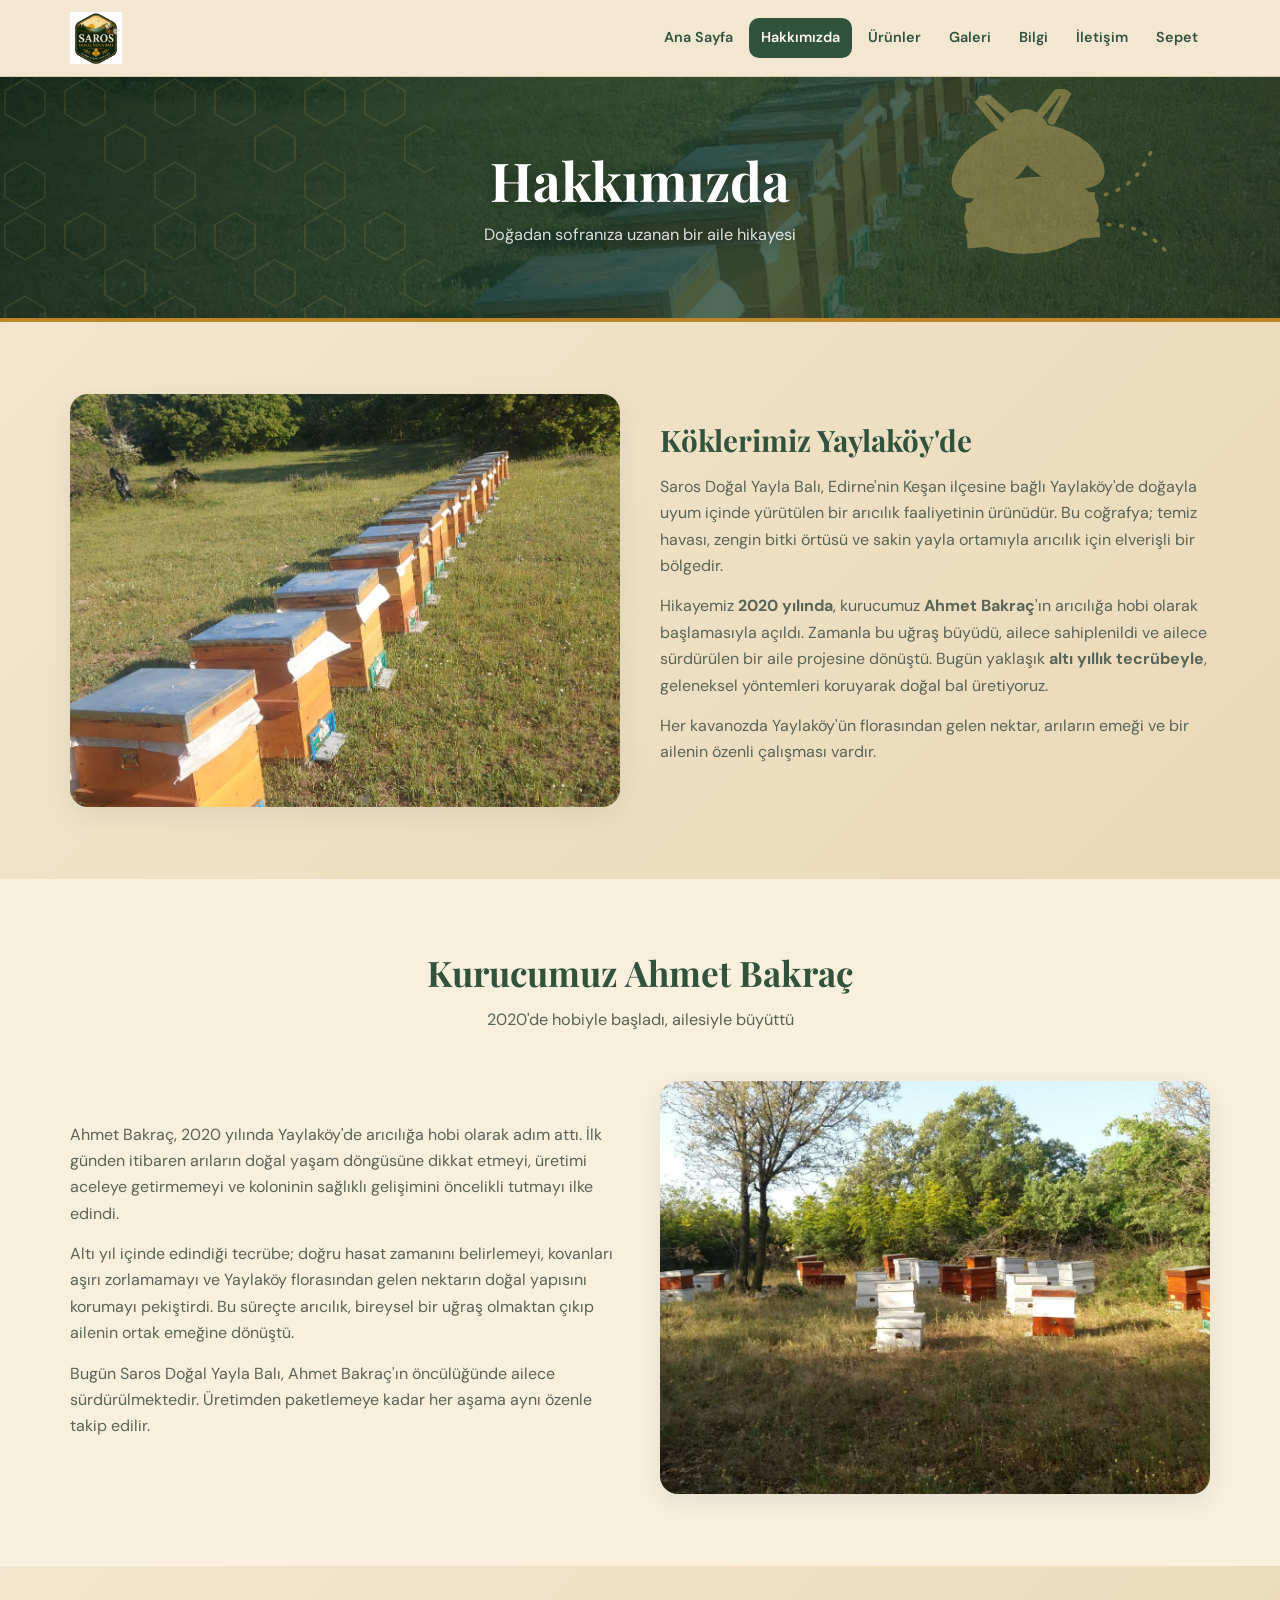
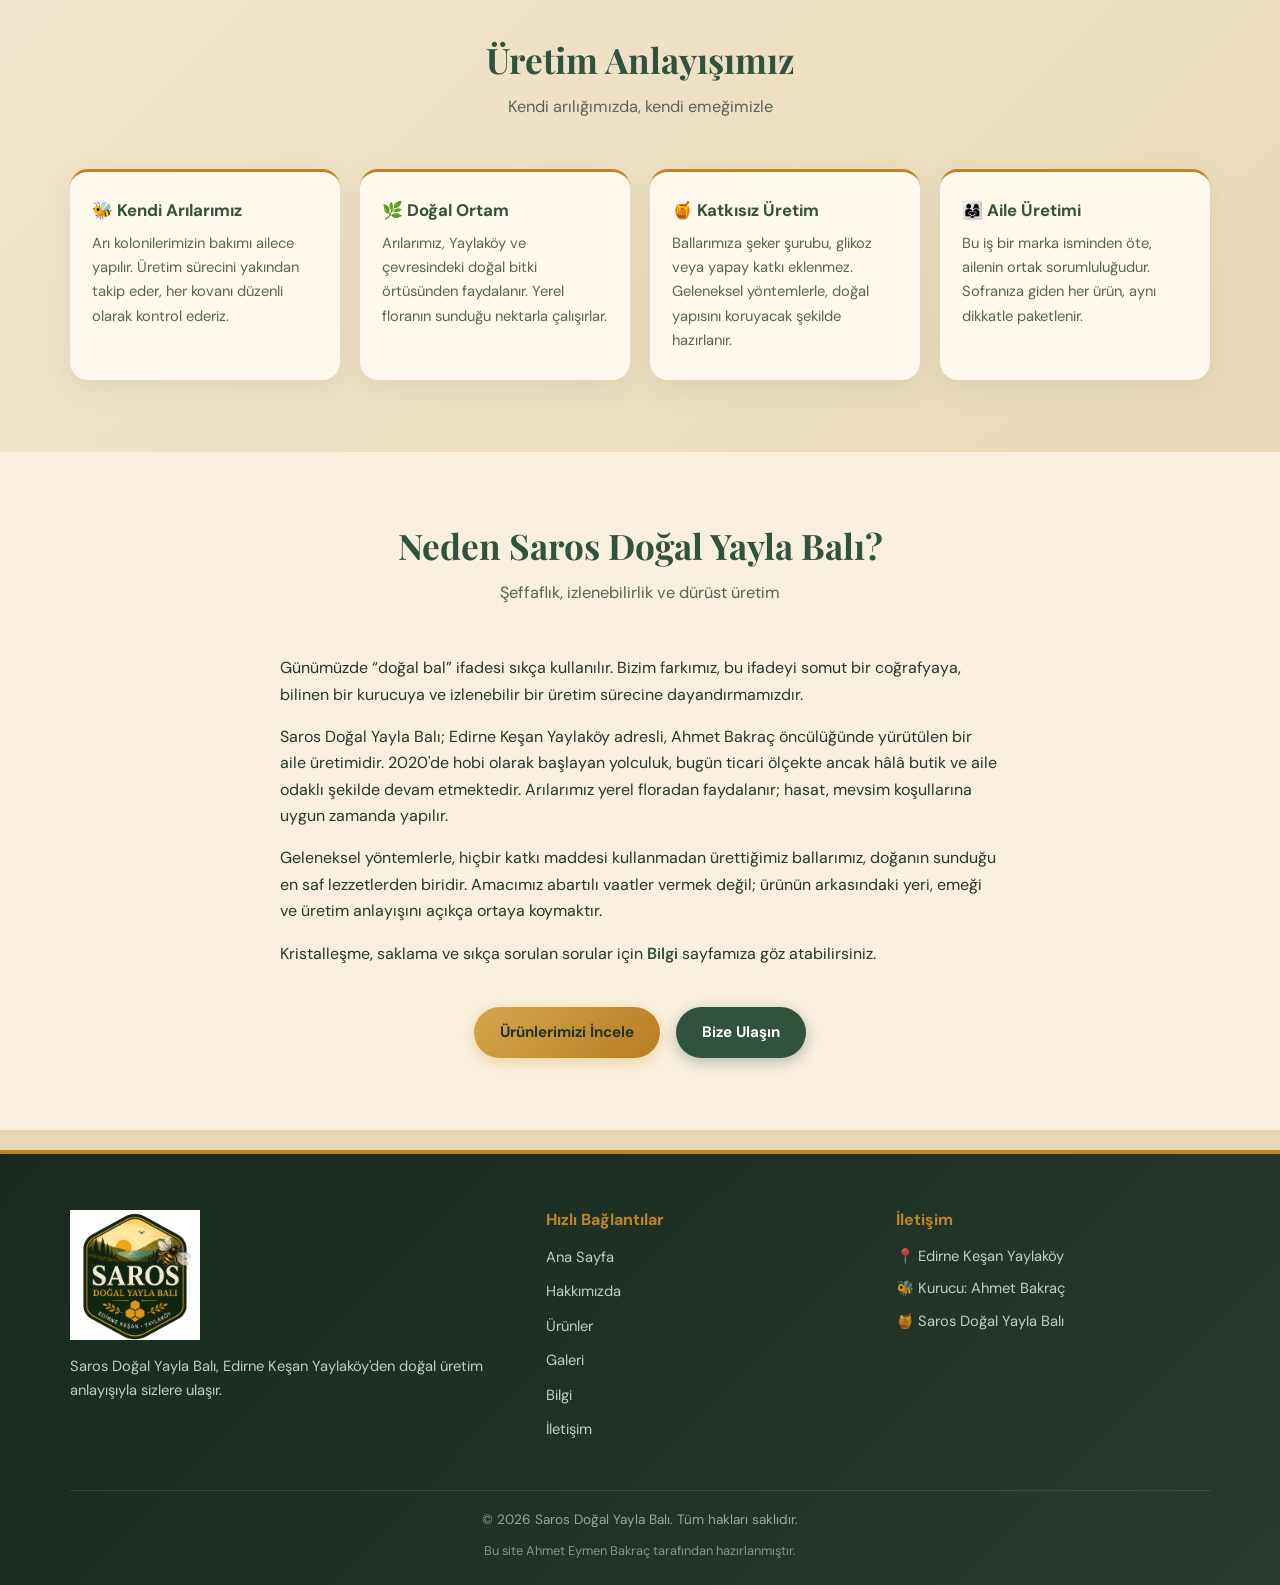
<file: hakkimizda.html>
<!DOCTYPE html>
<html lang="tr">

<head>
    <meta charset="UTF-8">
    <meta name="viewport" content="width=device-width, initial-scale=1.0">
    <title>Hakkımızda | Saros Doğal Yayla Balı</title>
    <meta name="description" content="Saros Doğal Yayla Balı - Edirne Keşan Yaylaköy'de 2020'den beri aile emeğiyle üretilen doğal bal. Ahmet Bakraç öncülüğünde 6 yıllık tecrübe.">
    <link rel="stylesheet" href="style.css">
</head>

<body>

<header>
    <div class="header-container">
        <div class="logo">
            <a href="index.html">
                <img src="assets/images/logo.png" alt="Saros Doğal Yayla Balı">
            </a>
        </div>
        <nav>
            <ul>
                <li><a href="index.html">Ana Sayfa</a></li>
                <li><a href="hakkimizda.html" class="active">Hakkımızda</a></li>
                <li><a href="urunler.html">Ürünler</a></li>
                <li><a href="galeri.html">Galeri</a></li>
                <li><a href="bilgi.html">Bilgi</a></li>
                <li><a href="iletisim.html">İletişim</a></li>
                <li><a href="sepet.html">Sepet <span data-cart-count></span></a></li>
            </ul>
        </nav>
    </div>
</header>

<section class="page-header page-header-premium">
    <h1>Hakkımızda</h1>
    <p>Doğadan sofranıza uzanan bir aile hikayesi</p>
</section>

<section class="section">
    <div class="container">
        <div class="about-section">
            <div>
                <img src="assets/images/arilik.jpg" alt="Saros Doğal Yayla Balı Arılığı - Yaylaköy">
            </div>
            <div class="about-text">
                <h2>Köklerimiz Yaylaköy'de</h2>
                <p>
                    Saros Doğal Yayla Balı, Edirne'nin Keşan ilçesine bağlı
                    Yaylaköy'de doğayla uyum içinde yürütülen bir arıcılık
                    faaliyetinin ürünüdür. Bu coğrafya; temiz havası,
                    zengin bitki örtüsü ve sakin yayla ortamıyla
                    arıcılık için elverişli bir bölgedir.
                </p>
                <p>
                    Hikayemiz <strong>2020 yılında</strong>, kurucumuz
                    <strong>Ahmet Bakraç</strong>'ın arıcılığa hobi olarak
                    başlamasıyla açıldı. Zamanla bu uğraş büyüdü, ailece
                    sahiplenildi ve ailece sürdürülen bir aile projesine dönüştü. Bugün yaklaşık
                    <strong>altı yıllık tecrübeyle</strong>, geleneksel
                    yöntemleri koruyarak doğal bal üretiyoruz.
                </p>
                <p>
                    Her kavanozda Yaylaköy'ün florasından gelen nektar,
                    arıların emeği ve bir ailenin özenli çalışması vardır.
                </p>
            </div>
        </div>
    </div>
</section>

<section class="section" style="background: var(--beyaz);">
    <div class="container">
        <div class="section-title">
            <h2>Kurucumuz Ahmet Bakraç</h2>
            <p>2020'de hobiyle başladı, ailesiyle büyüttü</p>
        </div>
        <div class="about-section">
            <div class="about-text">
                <p>
                    Ahmet Bakraç, 2020 yılında Yaylaköy'de arıcılığa
                    hobi olarak adım attı. İlk günden itibaren arıların
                    doğal yaşam döngüsüne dikkat etmeyi, üretimi
                    aceleye getirmemeyi ve koloninin sağlıklı
                    gelişimini öncelikli tutmayı ilke edindi.
                </p>
                <p>
                    Altı yıl içinde edindiği tecrübe; doğru hasat
                    zamanını belirlemeyi, kovanları aşırı zorlamamayı
                    ve Yaylaköy florasından gelen nektarın doğal
                    yapısını korumayı pekiştirdi. Bu süreçte arıcılık,
                    bireysel bir uğraş olmaktan çıkıp ailenin ortak
                    emeğine dönüştü.
                </p>
                <p>
                    Bugün Saros Doğal Yayla Balı, Ahmet Bakraç'ın
                    öncülüğünde ailece sürdürülmektedir. Üretimden
                    paketlemeye kadar her aşama aynı özenle takip edilir.
                </p>
            </div>
            <div>
                <img src="assets/images/yayla.jpg" alt="Yaylaköy doğal yayla ortamı">
            </div>
        </div>
    </div>
</section>

<section class="section">
    <div class="container">
        <div class="section-title">
            <h2>Üretim Anlayışımız</h2>
            <p>Kendi arılığımızda, kendi emeğimizle</p>
        </div>
        <div class="values">
            <div class="value-card">
                <h3>🐝 Kendi Arılarımız</h3>
                <p>
                    Arı kolonilerimizin bakımı ailece yapılır.
                    Üretim sürecini yakından takip eder,
                    her kovanı düzenli olarak kontrol ederiz.
                </p>
            </div>
            <div class="value-card">
                <h3>🌿 Doğal Ortam</h3>
                <p>
                    Arılarımız, Yaylaköy ve çevresindeki doğal bitki
                    örtüsünden faydalanır. Yerel floranın sunduğu
                    nektarla çalışırlar.
                </p>
            </div>
            <div class="value-card">
                <h3>🍯 Katkısız Üretim</h3>
                <p>
                    Ballarımıza şeker şurubu, glikoz veya yapay katkı
                    eklenmez. Geleneksel yöntemlerle, doğal yapısını
                    koruyacak şekilde hazırlanır.
                </p>
            </div>
            <div class="value-card">
                <h3>👨‍👩‍👧 Aile Üretimi</h3>
                <p>
                    Bu iş bir marka isminden öte, ailenin ortak
                    sorumluluğudur. Sofranıza giden her ürün,
                    aynı dikkatle paketlenir.
                </p>
            </div>
        </div>
    </div>
</section>

<section class="section" style="background: var(--beyaz);">
    <div class="container">
        <div class="section-title">
            <h2>Neden Saros Doğal Yayla Balı?</h2>
            <p>Şeffaflık, izlenebilirlik ve dürüst üretim</p>
        </div>
        <div style="max-width: 720px; margin: 0 auto;">
            <p style="margin-bottom: 16px;">
                Günümüzde “doğal bal” ifadesi sıkça kullanılır.
                Bizim farkımız, bu ifadeyi somut bir coğrafyaya,
                bilinen bir kurucuya ve izlenebilir bir üretim
                sürecine dayandırmamızdır.
            </p>
            <p style="margin-bottom: 16px;">
                Saros Doğal Yayla Balı; Edirne Keşan Yaylaköy adresli,
                Ahmet Bakraç öncülüğünde yürütülen bir aile üretimidir.
                2020'de hobi olarak başlayan yolculuk, bugün ticari
                ölçekte ancak hâlâ butik ve aile odaklı şekilde
                devam etmektedir. Arılarımız yerel floradan
                faydalanır; hasat, mevsim koşullarına uygun zamanda yapılır.
            </p>
            <p style="margin-bottom: 16px;">
                Geleneksel yöntemlerle, hiçbir katkı maddesi
                kullanmadan ürettiğimiz ballarımız, doğanın sunduğu
                en saf lezzetlerden biridir. Amacımız abartılı vaatler
                vermek değil; ürünün arkasındaki yeri, emeği ve
                üretim anlayışını açıkça ortaya koymaktır.
            </p>
            <p>
                Kristalleşme, saklama ve sıkça sorulan sorular için
                <a href="bilgi.html" style="color: var(--yesil); font-weight: 600;">Bilgi</a>
                sayfamıza göz atabilirsiniz.
            </p>
        </div>
        <div style="text-align: center; margin-top: 40px; display: flex; gap: 16px; justify-content: center; flex-wrap: wrap;">
            <a href="urunler.html" class="btn">Ürünlerimizi İncele</a>
            <a href="iletisim.html" class="btn" style="background: var(--yesil); color: white; box-shadow: 0 4px 14px rgba(31,77,59,0.3);">Bize Ulaşın</a>
        </div>
    </div>
</section>

<footer>
    <div class="container">
        <div class="footer-content">
            <div class="footer-box">
                <img src="assets/images/logo.png" alt="Saros Doğal Yayla Balı" style="width:130px;">
                <p>
                    Saros Doğal Yayla Balı,
                    Edirne Keşan Yaylaköy'den
                    doğal üretim anlayışıyla sizlere ulaşır.
                </p>
            </div>
            <div class="footer-box">
                <h3>Hızlı Bağlantılar</h3>
                <ul>
                    <li><a href="index.html">Ana Sayfa</a></li>
                    <li><a href="hakkimizda.html">Hakkımızda</a></li>
                    <li><a href="urunler.html">Ürünler</a></li>
                    <li><a href="galeri.html">Galeri</a></li>
                    <li><a href="bilgi.html">Bilgi</a></li>
                    <li><a href="iletisim.html">İletişim</a></li>
                </ul>
            </div>
            <div class="footer-box">
                <h3>İletişim</h3>
                <p>📍 Edirne Keşan Yaylaköy</p>
                <p>🐝 Kurucu: Ahmet Bakraç</p>
                <p>🍯 Saros Doğal Yayla Balı</p>
            </div>
        </div>
        <div class="footer-bottom">
            <p>© 2026 Saros Doğal Yayla Balı. Tüm hakları saklıdır.</p>
            <p style="margin-top:8px; font-size:0.8rem; opacity:0.85;">
                Bu site Ahmet Eymen Bakraç tarafından hazırlanmıştır.
            </p>
        </div>
    </div>
</footer>

<script src="script.js"></script>

</body>
</html>
</file>
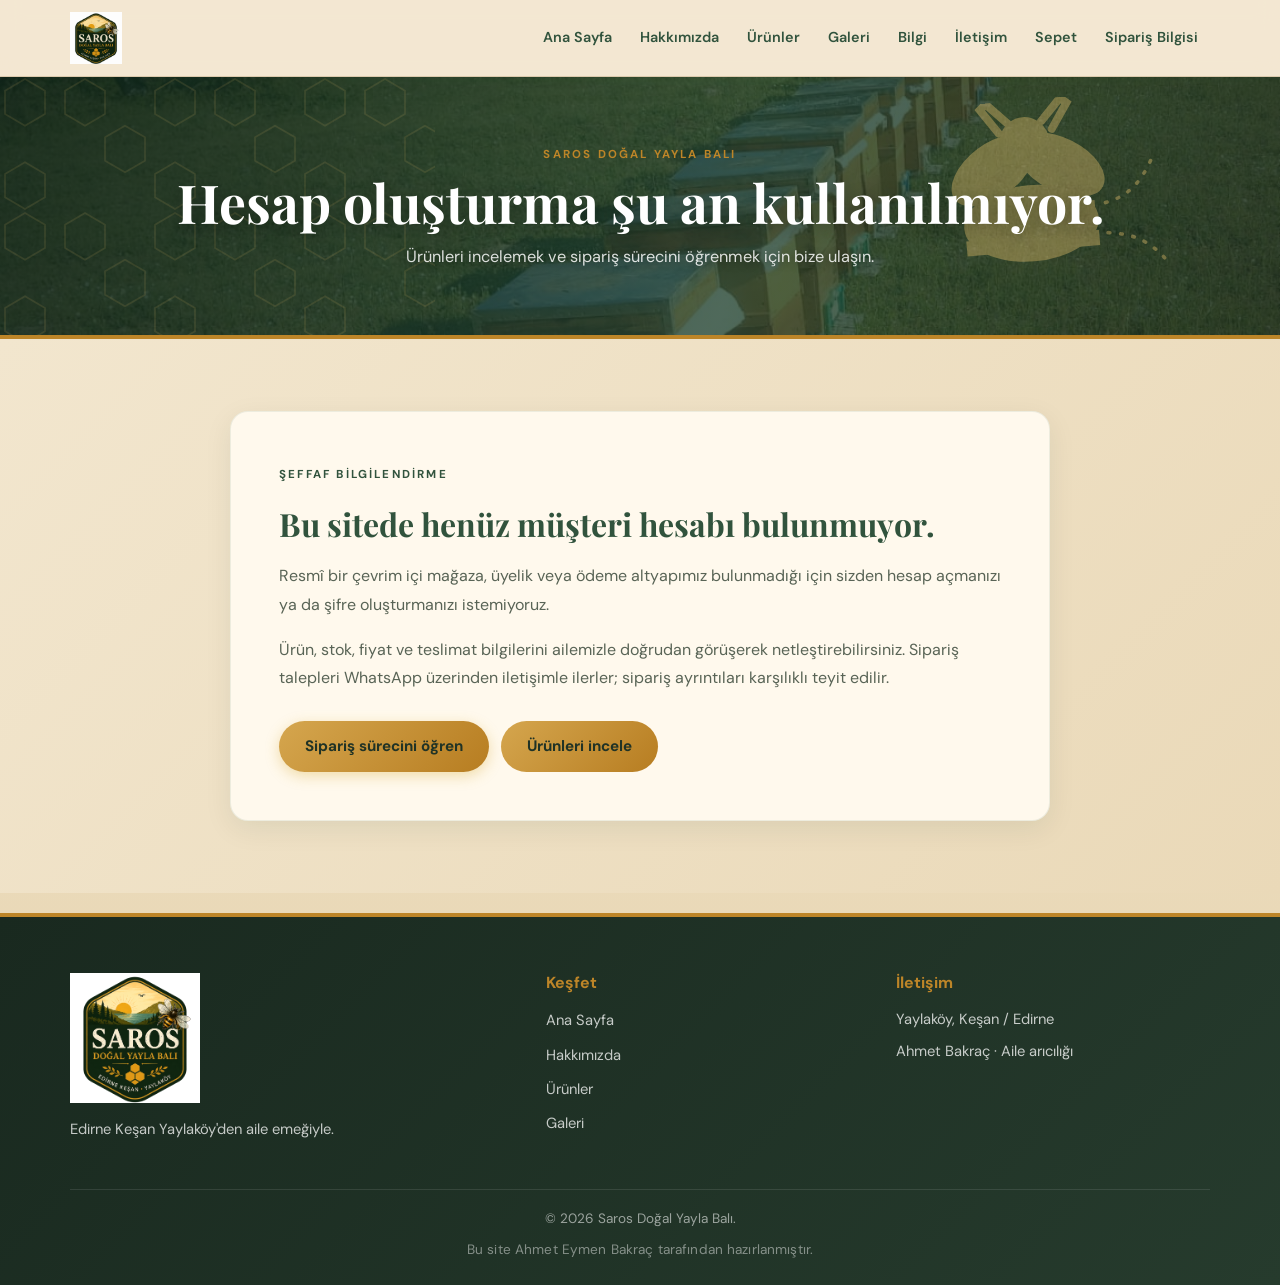
<file: hesap-olustur.html>
<!doctype html><html lang="tr"><head><meta charset="utf-8"><meta name="viewport" content="width=device-width,initial-scale=1"><meta name="theme-color" content="#123126"><meta name="description" content="Saros Doğal Yayla Balı çevrim içi üyelik sunmamaktadır."><title>Hesap Oluşturma | Saros Doğal Yayla Balı</title><link rel="stylesheet" href="style.css"></head><body><header><div class="header-container"><div class="logo"><a href="index.html"><img src="assets/images/logo.png" alt="Saros Doğal Yayla Balı"></a></div><nav><ul><li><a href="index.html">Ana Sayfa</a></li><li><a href="hakkimizda.html">Hakkımızda</a></li><li><a href="urunler.html">Ürünler</a></li><li><a href="galeri.html">Galeri</a></li><li><a href="bilgi.html">Bilgi</a></li><li><a href="iletisim.html">İletişim</a></li><li><a href="sepet.html">Sepet <span data-cart-count></span></a></li><li><a href="siparis.html">Sipariş Bilgisi</a></li></ul></nav></div></header><main><section class="page-header page-header-premium"><span class="eyebrow">SAROS DOĞAL YAYLA BALI</span><h1>Hesap oluşturma şu an kullanılmıyor.</h1><p>Ürünleri incelemek ve sipariş sürecini öğrenmek için bize ulaşın.</p></section><section class="section"><div class="container"><div class="account-info-card"><span class="eyebrow eyebrow-dark">ŞEFFAF BİLGİLENDİRME</span><h2>Bu sitede henüz müşteri hesabı bulunmuyor.</h2><p>Resmî bir çevrim içi mağaza, üyelik veya ödeme altyapımız bulunmadığı için sizden hesap açmanızı ya da şifre oluşturmanızı istemiyoruz.</p><p>Ürün, stok, fiyat ve teslimat bilgilerini ailemizle doğrudan görüşerek netleştirebilirsiniz. Sipariş talepleri WhatsApp üzerinden iletişimle ilerler; sipariş ayrıntıları karşılıklı teyit edilir.</p><div class="account-actions"><a class="btn" href="siparis.html">Sipariş sürecini öğren</a><a class="btn btn-secondary" href="urunler.html">Ürünleri incele</a></div></div></div></section></main><footer><div class="container"><div class="footer-content"><div class="footer-box"><img src="assets/images/logo.png" alt="Saros Doğal Yayla Balı" style="width:130px"><p>Edirne Keşan Yaylaköy'den aile emeğiyle.</p></div><div class="footer-box"><h3>Keşfet</h3><ul><li><a href="index.html">Ana Sayfa</a></li><li><a href="hakkimizda.html">Hakkımızda</a></li><li><a href="urunler.html">Ürünler</a></li><li><a href="galeri.html">Galeri</a></li></ul></div><div class="footer-box"><h3>İletişim</h3><p>Yaylaköy, Keşan / Edirne</p><p>Ahmet Bakraç · Aile arıcılığı</p></div></div><div class="footer-bottom"><p>© 2026 Saros Doğal Yayla Balı.</p><p class="site-credit">Bu site Ahmet Eymen Bakraç tarafından hazırlanmıştır.</p></div></div></footer><script src="script.js" defer></script></body></html>
</file>
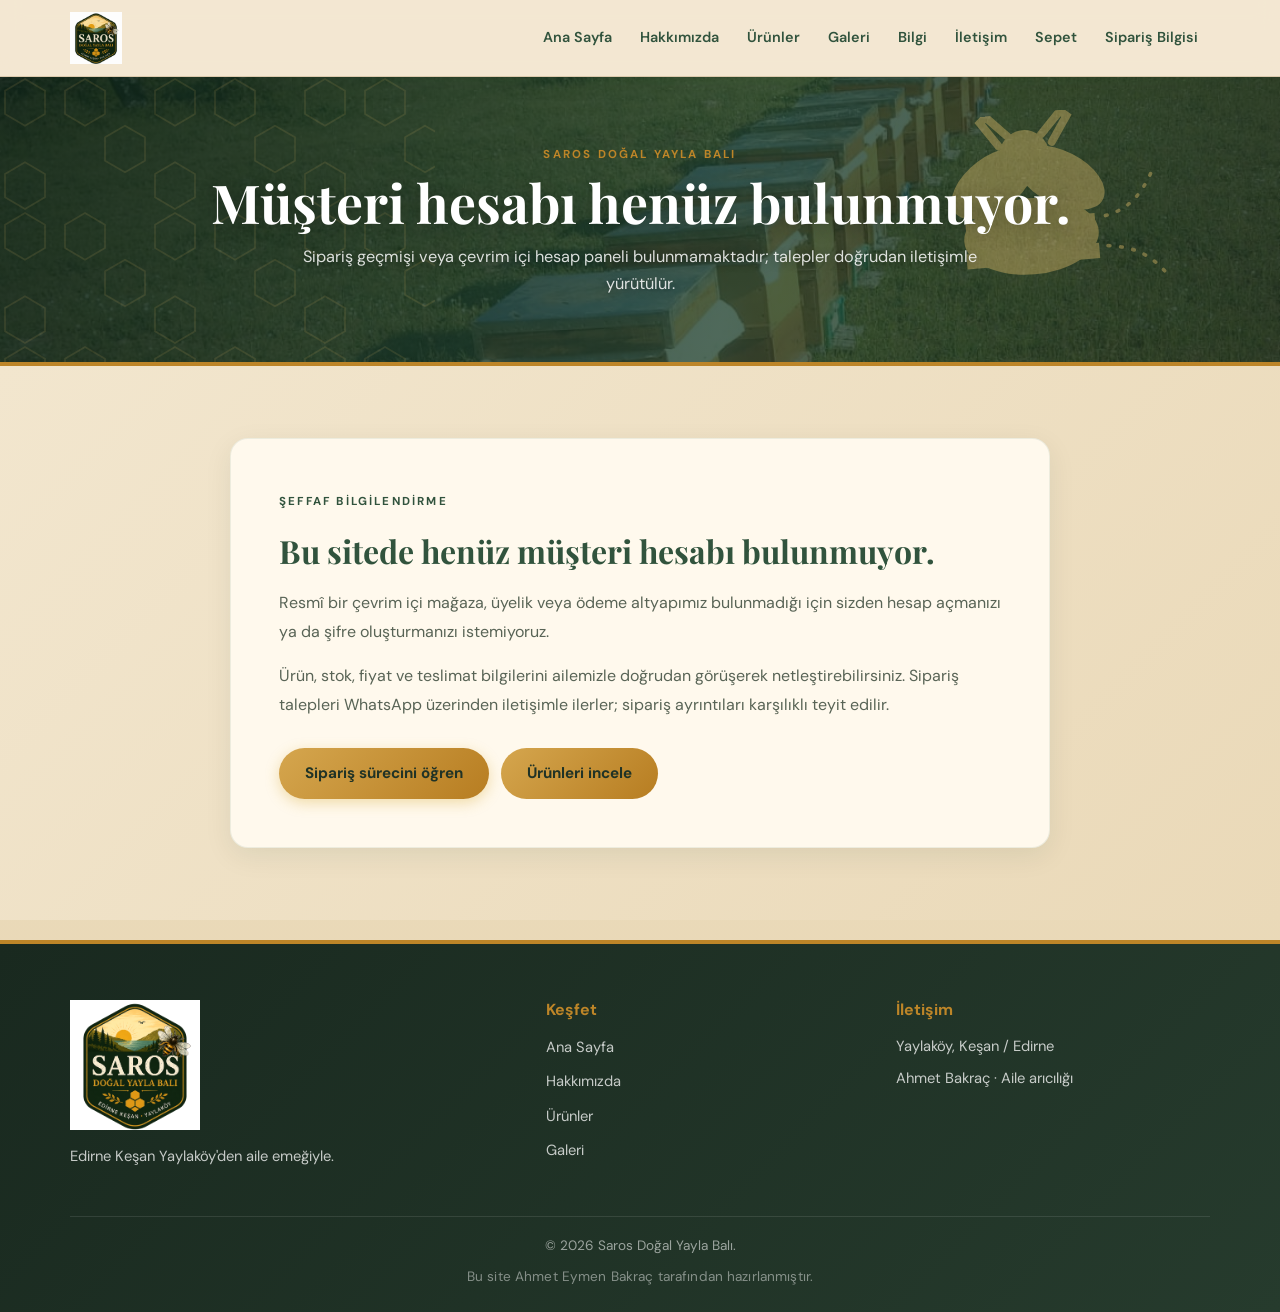
<file: hesap.html>
<!doctype html><html lang="tr"><head><meta charset="utf-8"><meta name="viewport" content="width=device-width,initial-scale=1"><meta name="theme-color" content="#123126"><meta name="description" content="Saros Doğal Yayla Balı çevrim içi müşteri hesabı sunmamaktadır."><title>Müşteri Hesabı | Saros Doğal Yayla Balı</title><link rel="stylesheet" href="style.css"></head><body><header><div class="header-container"><div class="logo"><a href="index.html"><img src="assets/images/logo.png" alt="Saros Doğal Yayla Balı"></a></div><nav><ul><li><a href="index.html">Ana Sayfa</a></li><li><a href="hakkimizda.html">Hakkımızda</a></li><li><a href="urunler.html">Ürünler</a></li><li><a href="galeri.html">Galeri</a></li><li><a href="bilgi.html">Bilgi</a></li><li><a href="iletisim.html">İletişim</a></li><li><a href="sepet.html">Sepet <span data-cart-count></span></a></li><li><a href="siparis.html">Sipariş Bilgisi</a></li></ul></nav></div></header><main><section class="page-header page-header-premium"><span class="eyebrow">SAROS DOĞAL YAYLA BALI</span><h1>Müşteri hesabı henüz bulunmuyor.</h1><p>Sipariş geçmişi veya çevrim içi hesap paneli bulunmamaktadır; talepler doğrudan iletişimle yürütülür.</p></section><section class="section"><div class="container"><div class="account-info-card"><span class="eyebrow eyebrow-dark">ŞEFFAF BİLGİLENDİRME</span><h2>Bu sitede henüz müşteri hesabı bulunmuyor.</h2><p>Resmî bir çevrim içi mağaza, üyelik veya ödeme altyapımız bulunmadığı için sizden hesap açmanızı ya da şifre oluşturmanızı istemiyoruz.</p><p>Ürün, stok, fiyat ve teslimat bilgilerini ailemizle doğrudan görüşerek netleştirebilirsiniz. Sipariş talepleri WhatsApp üzerinden iletişimle ilerler; sipariş ayrıntıları karşılıklı teyit edilir.</p><div class="account-actions"><a class="btn" href="siparis.html">Sipariş sürecini öğren</a><a class="btn btn-secondary" href="urunler.html">Ürünleri incele</a></div></div></div></section></main><footer><div class="container"><div class="footer-content"><div class="footer-box"><img src="assets/images/logo.png" alt="Saros Doğal Yayla Balı" style="width:130px"><p>Edirne Keşan Yaylaköy'den aile emeğiyle.</p></div><div class="footer-box"><h3>Keşfet</h3><ul><li><a href="index.html">Ana Sayfa</a></li><li><a href="hakkimizda.html">Hakkımızda</a></li><li><a href="urunler.html">Ürünler</a></li><li><a href="galeri.html">Galeri</a></li></ul></div><div class="footer-box"><h3>İletişim</h3><p>Yaylaköy, Keşan / Edirne</p><p>Ahmet Bakraç · Aile arıcılığı</p></div></div><div class="footer-bottom"><p>© 2026 Saros Doğal Yayla Balı.</p><p class="site-credit">Bu site Ahmet Eymen Bakraç tarafından hazırlanmıştır.</p></div></div></footer><script src="script.js" defer></script></body></html>
</file>
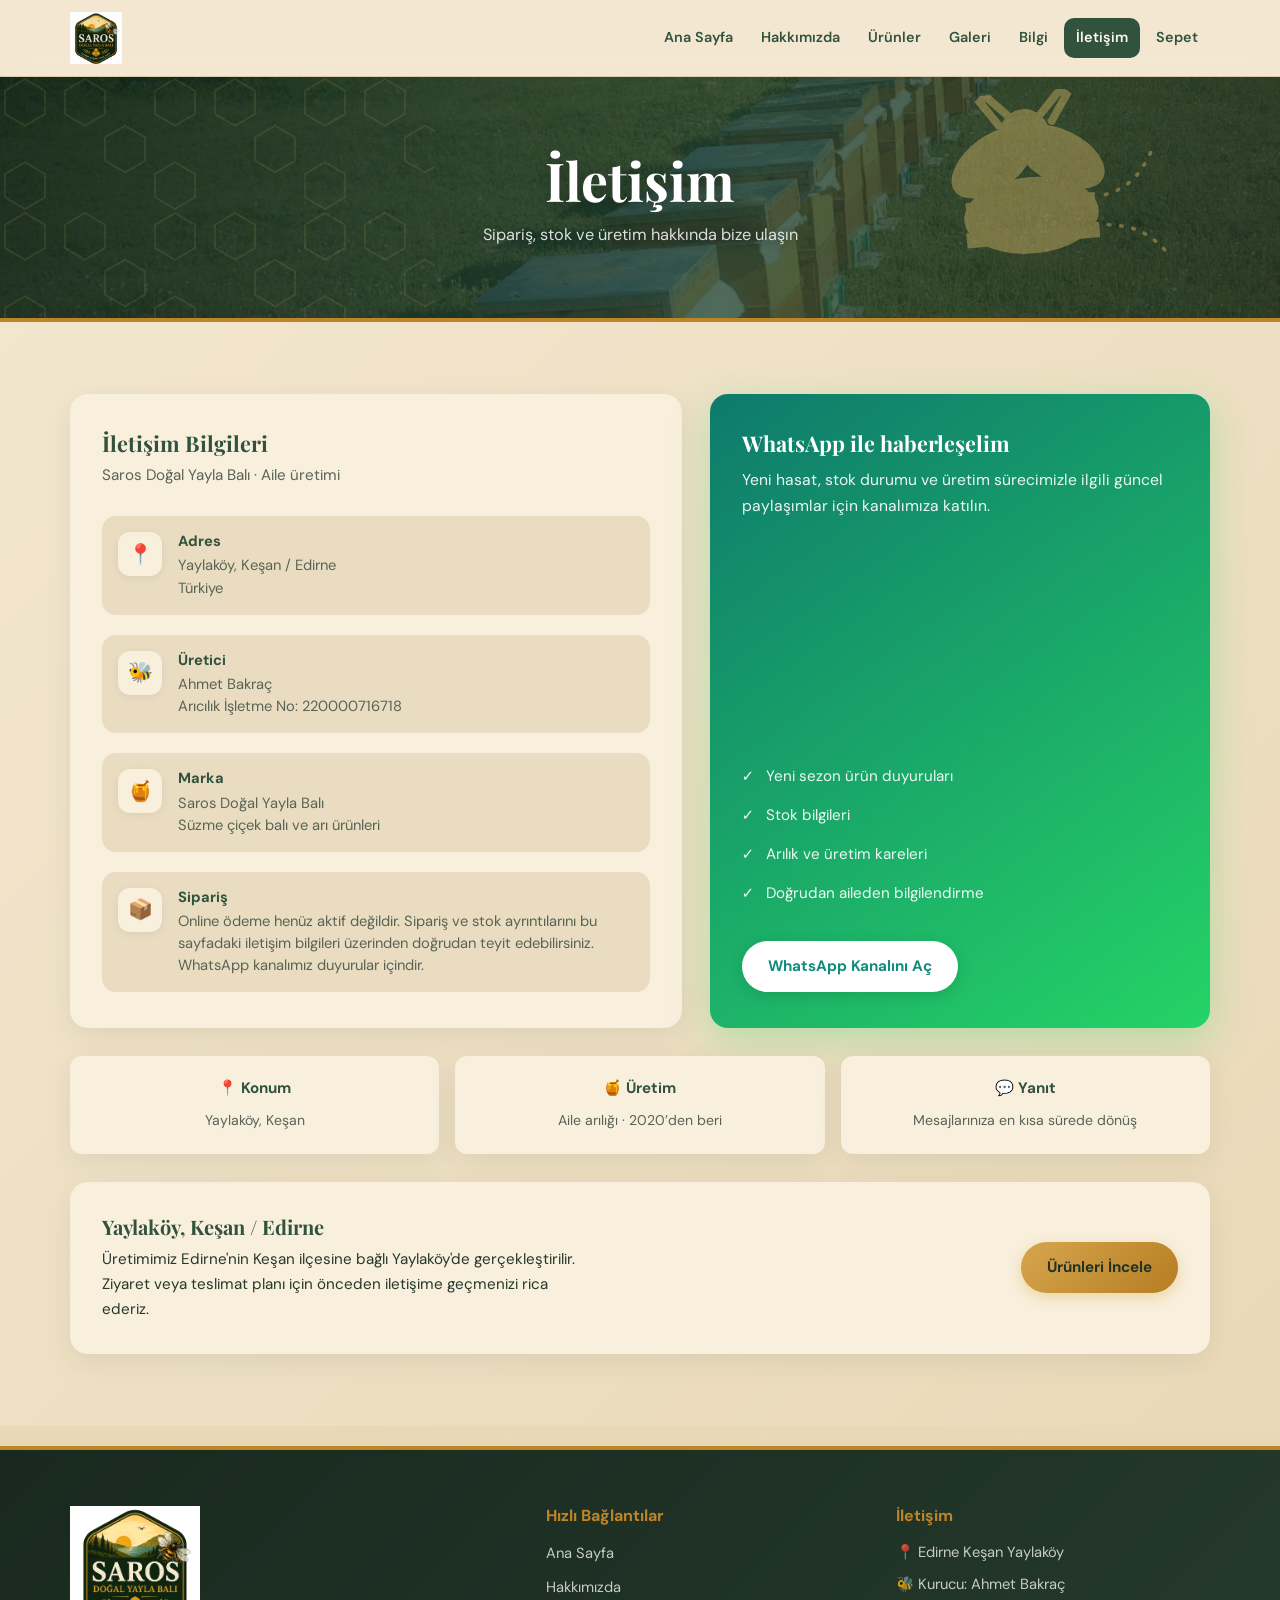
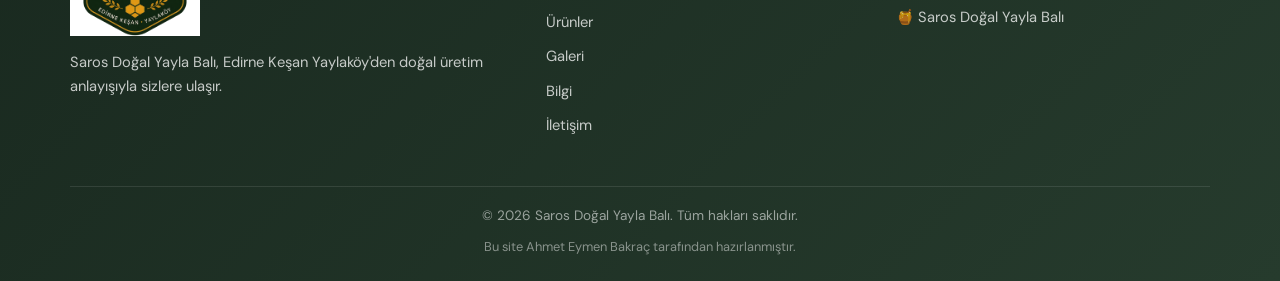
<file: iletisim.html>
<!DOCTYPE html>
<html lang="tr">

<head>
    <meta charset="UTF-8">
    <meta name="viewport" content="width=device-width, initial-scale=1.0">
    <title>İletişim | Saros Doğal Yayla Balı</title>
    <meta name="description" content="Saros Doğal Yayla Balı iletişim. Edirne Keşan Yaylaköy. Sipariş ve bilgi için bize ulaşın.">
    <link rel="stylesheet" href="style.css">
    <style>
        .contact-layout {
            display: grid;
            grid-template-columns: 1.1fr 0.9fr;
            gap: 28px;
            align-items: stretch;
        }

        .contact-card {
            background: var(--beyaz);
            border-radius: var(--radius);
            padding: 36px 32px;
            box-shadow: var(--golge);
        }

        .contact-card h2 {
            font-size: 1.35rem;
            margin-bottom: 6px;
        }

        .contact-card > .sub {
            color: var(--gri);
            font-size: 0.95rem;
            margin-bottom: 28px;
        }

        .contact-row {
            display: flex;
            gap: 16px;
            align-items: flex-start;
            margin-bottom: 20px;
            padding: 16px;
            border-radius: 14px;
            background: var(--gri-acik);
            transition: var(--gecis);
        }

        .contact-row:hover {
            background: #e6f2ea;
        }

        .contact-row:last-of-type {
            margin-bottom: 0;
        }

        .contact-icon {
            width: 44px;
            height: 44px;
            border-radius: 12px;
            background: var(--beyaz);
            display: flex;
            align-items: center;
            justify-content: center;
            font-size: 1.25rem;
            flex-shrink: 0;
            box-shadow: 0 2px 8px rgba(0,0,0,0.06);
        }

        .contact-row h3 {
            font-family: 'DM Sans', sans-serif;
            font-size: 0.92rem;
            font-weight: 700;
            color: var(--yesil);
            margin-bottom: 4px;
        }

        .contact-row p {
            font-size: 0.92rem;
            margin: 0;
            color: var(--gri);
            line-height: 1.5;
        }

        .whatsapp-box {
            background: linear-gradient(145deg, #0e7a6c 0%, #25D366 100%);
            border-radius: var(--radius);
            padding: 36px 32px;
            color: white;
            box-shadow: 0 12px 40px rgba(37, 211, 102, 0.28);
            display: flex;
            flex-direction: column;
        }

        .whatsapp-box h2 {
            color: white;
            font-size: 1.35rem;
            margin-bottom: 10px;
        }

        .whatsapp-box > p {
            color: rgba(255,255,255,0.92);
            margin-bottom: 8px;
            font-size: 0.98rem;
            flex: 1;
        }

        .whatsapp-box ul {
            list-style: none;
            margin: 16px 0 28px;
            padding: 0;
        }

        .whatsapp-box ul li {
            color: rgba(255,255,255,0.92);
            font-size: 0.95rem;
            padding: 7px 0;
            padding-left: 24px;
            position: relative;
        }

        .whatsapp-box ul li::before {
            content: "✓";
            position: absolute;
            left: 0;
            font-weight: 700;
        }

        .whatsapp-box .btn {
            background: white;
            color: #128C7E;
            box-shadow: 0 4px 16px rgba(0,0,0,0.12);
            font-weight: 700;
            text-align: center;
            align-self: flex-start;
        }

        .whatsapp-box .btn:hover {
            background: #f0fff4;
            color: #0d6e5f;
            transform: translateY(-2px);
        }

        .map-note {
            margin-top: 28px;
            background: var(--beyaz);
            border-radius: var(--radius);
            padding: 32px;
            box-shadow: var(--golge);
            display: grid;
            grid-template-columns: 1fr auto;
            gap: 24px;
            align-items: center;
        }

        .map-note h2 {
            font-size: 1.25rem;
            margin-bottom: 8px;
        }

        .map-note p {
            font-size: 0.95rem;
            margin: 0;
            max-width: 480px;
        }

        .hours-strip {
            margin-top: 28px;
            display: grid;
            grid-template-columns: repeat(3, 1fr);
            gap: 16px;
        }

        .hours-card {
            background: var(--beyaz);
            border-radius: var(--radius-sm);
            padding: 20px 18px;
            box-shadow: var(--golge);
            text-align: center;
        }

        .hours-card strong {
            display: block;
            color: var(--yesil);
            font-size: 0.95rem;
            margin-bottom: 6px;
        }

        .hours-card span {
            font-size: 0.88rem;
            color: var(--gri);
        }

        @media (max-width: 800px) {
            .contact-layout {
                grid-template-columns: 1fr;
            }
            .map-note {
                grid-template-columns: 1fr;
                text-align: center;
            }
            .map-note p {
                margin: 0 auto 16px;
            }
            .hours-strip {
                grid-template-columns: 1fr;
            }
        }
    </style>
</head>

<body>

<header>
    <div class="header-container">
        <div class="logo">
            <a href="index.html">
                <img src="assets/images/logo.png" alt="Saros Doğal Yayla Balı">
            </a>
        </div>
        <nav>
            <ul>
                <li><a href="index.html">Ana Sayfa</a></li>
                <li><a href="hakkimizda.html">Hakkımızda</a></li>
                <li><a href="urunler.html">Ürünler</a></li>
                <li><a href="galeri.html">Galeri</a></li>
                <li><a href="bilgi.html">Bilgi</a></li>
                <li><a href="iletisim.html" class="active">İletişim</a></li>
                <li><a href="sepet.html">Sepet <span data-cart-count></span></a></li>
            </ul>
        </nav>
    </div>
</header>

<section class="page-header page-header-premium">
    <h1>İletişim</h1>
    <p>Sipariş, stok ve üretim hakkında bize ulaşın</p>
</section>

<section class="section">
    <div class="container">

        <div class="contact-layout">

            <div class="contact-card">
                <h2>İletişim Bilgileri</h2>
                <p class="sub">Saros Doğal Yayla Balı · Aile üretimi</p>

                <div class="contact-row">
                    <div class="contact-icon">📍</div>
                    <div>
                        <h3>Adres</h3>
                        <p>Yaylaköy, Keşan / Edirne<br>Türkiye</p>
                    </div>
                </div>

                <div class="contact-row">
                    <div class="contact-icon">🐝</div>
                    <div>
                        <h3>Üretici</h3>
                        <p>Ahmet Bakraç<br>Arıcılık İşletme No: 220000716718</p>
                    </div>
                </div>

                <div class="contact-row">
                    <div class="contact-icon">🍯</div>
                    <div>
                        <h3>Marka</h3>
                        <p>Saros Doğal Yayla Balı<br>Süzme çiçek balı ve arı ürünleri</p>
                    </div>
                </div>

                <div class="contact-row">
                    <div class="contact-icon">📦</div>
                    <div>
                        <h3>Sipariş</h3>
                        <p>
                            Online ödeme henüz aktif değildir.
                            Sipariş ve stok ayrıntılarını bu sayfadaki iletişim bilgileri üzerinden doğrudan teyit edebilirsiniz. WhatsApp kanalımız duyurular içindir.
                        </p>
                    </div>
                </div>
            </div>

            <div class="whatsapp-box">
                <h2>WhatsApp ile haberleşelim</h2>
                <p>
                    Yeni hasat, stok durumu ve üretim sürecimizle
                    ilgili güncel paylaşımlar için kanalımıza katılın.
                </p>
                <ul>
                    <li>Yeni sezon ürün duyuruları</li>
                    <li>Stok bilgileri</li>
                    <li>Arılık ve üretim kareleri</li>
                    <li>Doğrudan aileden bilgilendirme</li>
                </ul>
                <a href="https://whatsapp.com/channel/0029Vb8Gn8n002TFbr7MXw1a"
                   target="_blank" rel="noopener"
                   class="btn">
                    WhatsApp Kanalını Aç
                </a>
            </div>

        </div>

        <div class="hours-strip">
            <div class="hours-card">
                <strong>📍 Konum</strong>
                <span>Yaylaköy, Keşan</span>
            </div>
            <div class="hours-card">
                <strong>🍯 Üretim</strong>
                <span>Aile arılığı · 2020’den beri</span>
            </div>
            <div class="hours-card">
                <strong>💬 Yanıt</strong>
                <span>Mesajlarınıza en kısa sürede dönüş</span>
            </div>
        </div>

        <div class="map-note">
            <div>
                <h2>Yaylaköy, Keşan / Edirne</h2>
                <p>
                    Üretimimiz Edirne'nin Keşan ilçesine bağlı
                    Yaylaköy'de gerçekleştirilir. Ziyaret veya
                    teslimat planı için önceden iletişime
                    geçmenizi rica ederiz.
                </p>
            </div>
            <div>
                <a href="urunler.html" class="btn">Ürünleri İncele</a>
            </div>
        </div>

    </div>
</section>

<footer>
    <div class="container">
        <div class="footer-content">
            <div class="footer-box">
                <img src="assets/images/logo.png" alt="Saros Doğal Yayla Balı" style="width:130px;">
                <p>
                    Saros Doğal Yayla Balı,
                    Edirne Keşan Yaylaköy'den
                    doğal üretim anlayışıyla sizlere ulaşır.
                </p>
            </div>
            <div class="footer-box">
                <h3>Hızlı Bağlantılar</h3>
                <ul>
                    <li><a href="index.html">Ana Sayfa</a></li>
                    <li><a href="hakkimizda.html">Hakkımızda</a></li>
                    <li><a href="urunler.html">Ürünler</a></li>
                    <li><a href="galeri.html">Galeri</a></li>
                    <li><a href="bilgi.html">Bilgi</a></li>
                    <li><a href="iletisim.html">İletişim</a></li>
                </ul>
            </div>
            <div class="footer-box">
                <h3>İletişim</h3>
                <p>📍 Edirne Keşan Yaylaköy</p>
                <p>🐝 Kurucu: Ahmet Bakraç</p>
                <p>🍯 Saros Doğal Yayla Balı</p>
            </div>
        </div>
        <div class="footer-bottom">
            <p>© 2026 Saros Doğal Yayla Balı. Tüm hakları saklıdır.</p>
            <p style="margin-top:8px; font-size:0.8rem; opacity:0.85;">
                Bu site Ahmet Eymen Bakraç tarafından hazırlanmıştır.
            </p>
        </div>
    </div>
</footer>

<script src="script.js"></script>

</body>
</html>
</file>
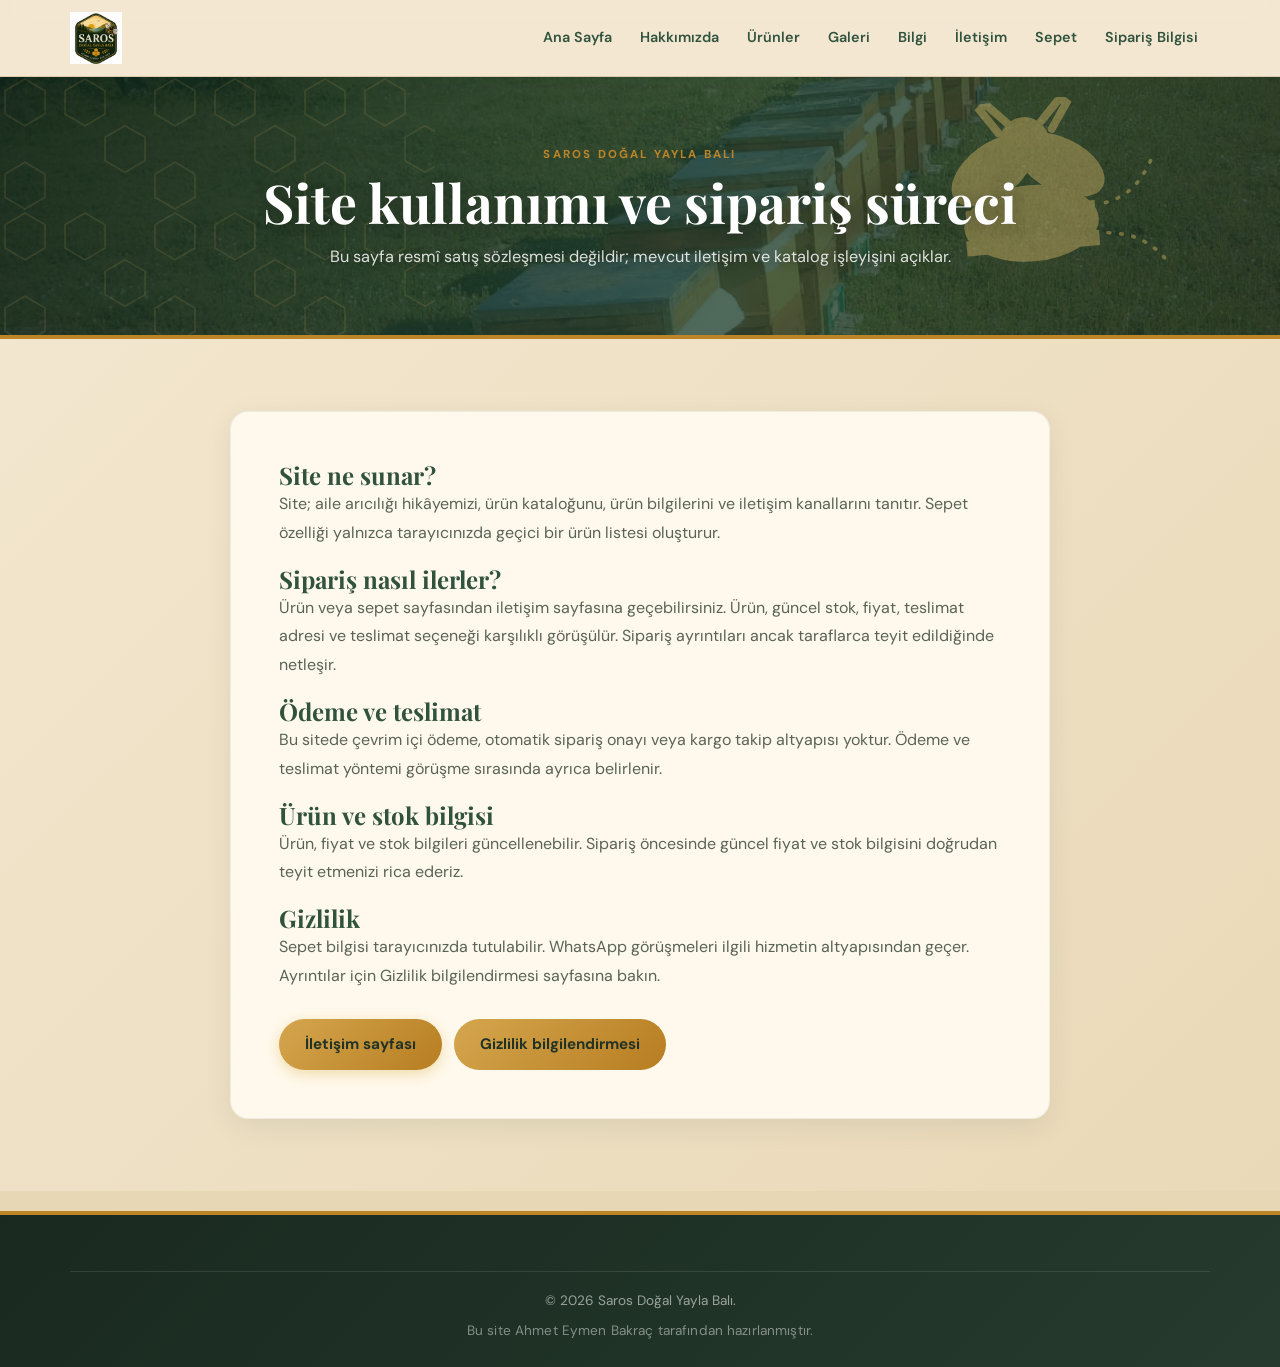
<file: kullanici-sozlesmesi.html>
<!doctype html><html lang="tr"><head><meta charset="utf-8"><meta name="viewport" content="width=device-width,initial-scale=1"><meta name="theme-color" content="#123126"><title>Site Kullanımı ve Sipariş Bilgisi | Saros Doğal Yayla Balı</title><meta name="description" content="Saros Doğal Yayla Balı web sitesi, katalog ve WhatsApp üzerinden sipariş görüşme süreci."><link rel="stylesheet" href="style.css"></head><body><header><div class="header-container"><div class="logo"><a href="index.html"><img src="assets/images/logo.png" alt="Saros Doğal Yayla Balı"></a></div><nav><ul><li><a href="index.html">Ana Sayfa</a></li><li><a href="hakkimizda.html">Hakkımızda</a></li><li><a href="urunler.html">Ürünler</a></li><li><a href="galeri.html">Galeri</a></li><li><a href="bilgi.html">Bilgi</a></li><li><a href="iletisim.html">İletişim</a></li><li><a href="sepet.html">Sepet <span data-cart-count></span></a></li><li><a href="siparis.html">Sipariş Bilgisi</a></li></ul></nav></div></header><main><section class="page-header page-header-premium"><span class="eyebrow">SAROS DOĞAL YAYLA BALI</span><h1>Site kullanımı ve sipariş süreci</h1><p>Bu sayfa resmî satış sözleşmesi değildir; mevcut iletişim ve katalog işleyişini açıklar.</p></section><section class="section"><div class="container"><article class="legal-wrap"><h2>Site ne sunar?</h2><p>Site; aile arıcılığı hikâyemizi, ürün kataloğunu, ürün bilgilerini ve iletişim kanallarını tanıtır. Sepet özelliği yalnızca tarayıcınızda geçici bir ürün listesi oluşturur.</p><h2>Sipariş nasıl ilerler?</h2><p>Ürün veya sepet sayfasından iletişim sayfasına geçebilirsiniz. Ürün, güncel stok, fiyat, teslimat adresi ve teslimat seçeneği karşılıklı görüşülür. Sipariş ayrıntıları ancak taraflarca teyit edildiğinde netleşir.</p><h2>Ödeme ve teslimat</h2><p>Bu sitede çevrim içi ödeme, otomatik sipariş onayı veya kargo takip altyapısı yoktur. Ödeme ve teslimat yöntemi görüşme sırasında ayrıca belirlenir.</p><h2>Ürün ve stok bilgisi</h2><p>Ürün, fiyat ve stok bilgileri güncellenebilir. Sipariş öncesinde güncel fiyat ve stok bilgisini doğrudan teyit etmenizi rica ederiz.</p><h2>Gizlilik</h2><p>Sepet bilgisi tarayıcınızda tutulabilir. WhatsApp görüşmeleri ilgili hizmetin altyapısından geçer. Ayrıntılar için <a href="kvkk.html">Gizlilik bilgilendirmesi</a> sayfasına bakın.</p><div class="account-actions"><a class="btn" href="iletisim.html">İletişim sayfası</a><a class="btn btn-secondary" href="kvkk.html">Gizlilik bilgilendirmesi</a></div></article></div></section></main><footer><div class="container"><div class="footer-bottom"><p>© 2026 Saros Doğal Yayla Balı.</p><p class="site-credit">Bu site Ahmet Eymen Bakraç tarafından hazırlanmıştır.</p></div></div></footer><script src="script.js" defer></script></body></html>
</file>
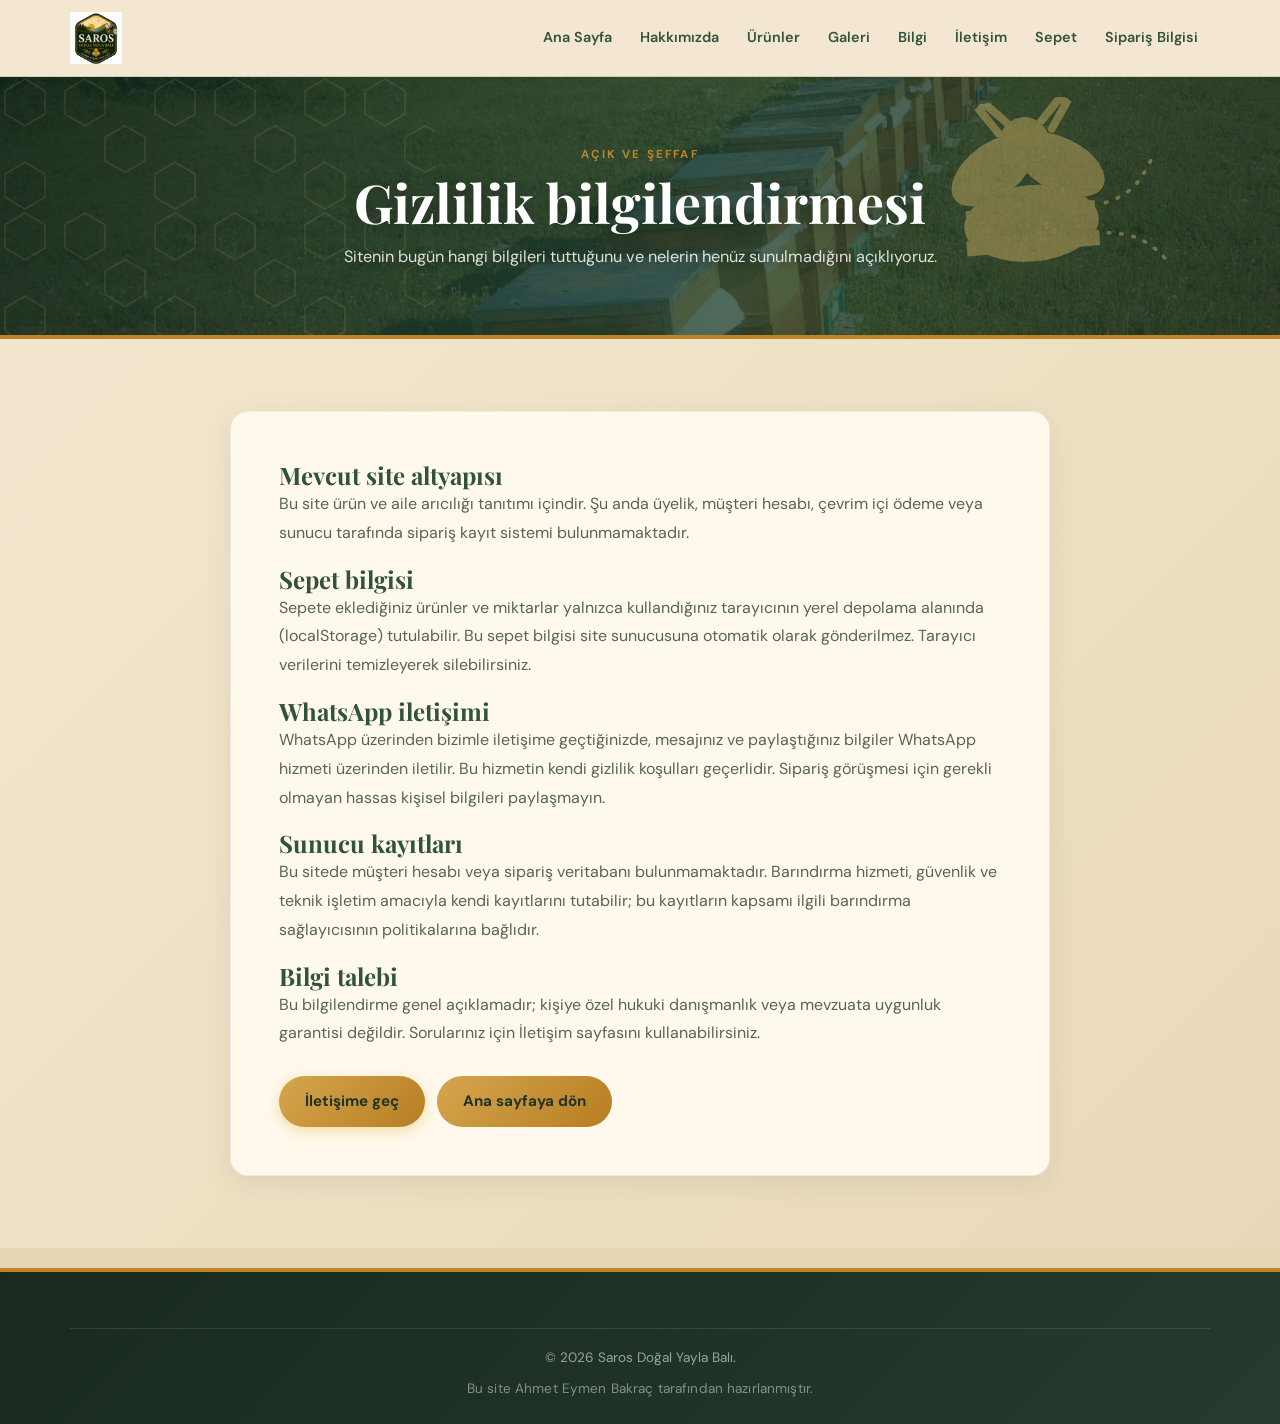
<file: kvkk.html>
<!doctype html><html lang="tr"><head><meta charset="utf-8"><meta name="viewport" content="width=device-width,initial-scale=1"><meta name="theme-color" content="#123126"><title>Gizlilik Bilgilendirmesi | Saros Doğal Yayla Balı</title><meta name="description" content="Saros Doğal Yayla Balı sitesinin mevcut veri ve iletişim işleyişi hakkında bilgilendirme."><link rel="stylesheet" href="style.css"></head><body><header><div class="header-container"><div class="logo"><a href="index.html"><img src="assets/images/logo.png" alt="Saros Doğal Yayla Balı"></a></div><nav><ul><li><a href="index.html">Ana Sayfa</a></li><li><a href="hakkimizda.html">Hakkımızda</a></li><li><a href="urunler.html">Ürünler</a></li><li><a href="galeri.html">Galeri</a></li><li><a href="bilgi.html">Bilgi</a></li><li><a href="iletisim.html">İletişim</a></li><li><a href="sepet.html">Sepet <span data-cart-count></span></a></li><li><a href="siparis.html">Sipariş Bilgisi</a></li></ul></nav></div></header><main><section class="page-header page-header-premium"><span class="eyebrow">AÇIK VE ŞEFFAF</span><h1>Gizlilik bilgilendirmesi</h1><p>Sitenin bugün hangi bilgileri tuttuğunu ve nelerin henüz sunulmadığını açıklıyoruz.</p></section><section class="section"><div class="container"><article class="legal-wrap"><h2>Mevcut site altyapısı</h2><p>Bu site ürün ve aile arıcılığı tanıtımı içindir. Şu anda üyelik, müşteri hesabı, çevrim içi ödeme veya sunucu tarafında sipariş kayıt sistemi bulunmamaktadır.</p><h2>Sepet bilgisi</h2><p>Sepete eklediğiniz ürünler ve miktarlar yalnızca kullandığınız tarayıcının yerel depolama alanında (localStorage) tutulabilir. Bu sepet bilgisi site sunucusuna otomatik olarak gönderilmez. Tarayıcı verilerini temizleyerek silebilirsiniz.</p><h2>WhatsApp iletişimi</h2><p>WhatsApp üzerinden bizimle iletişime geçtiğinizde, mesajınız ve paylaştığınız bilgiler WhatsApp hizmeti üzerinden iletilir. Bu hizmetin kendi gizlilik koşulları geçerlidir. Sipariş görüşmesi için gerekli olmayan hassas kişisel bilgileri paylaşmayın.</p><h2>Sunucu kayıtları</h2><p>Bu sitede müşteri hesabı veya sipariş veritabanı bulunmamaktadır. Barındırma hizmeti, güvenlik ve teknik işletim amacıyla kendi kayıtlarını tutabilir; bu kayıtların kapsamı ilgili barındırma sağlayıcısının politikalarına bağlıdır.</p><h2>Bilgi talebi</h2><p>Bu bilgilendirme genel açıklamadır; kişiye özel hukuki danışmanlık veya mevzuata uygunluk garantisi değildir. Sorularınız için <a href="iletisim.html">İletişim</a> sayfasını kullanabilirsiniz.</p><div class="account-actions"><a class="btn" href="iletisim.html">İletişime geç</a><a class="btn btn-secondary" href="index.html">Ana sayfaya dön</a></div></article></div></section></main><footer><div class="container"><div class="footer-bottom"><p>© 2026 Saros Doğal Yayla Balı.</p><p class="site-credit">Bu site Ahmet Eymen Bakraç tarafından hazırlanmıştır.</p></div></div></footer><script src="script.js" defer></script></body></html>
</file>
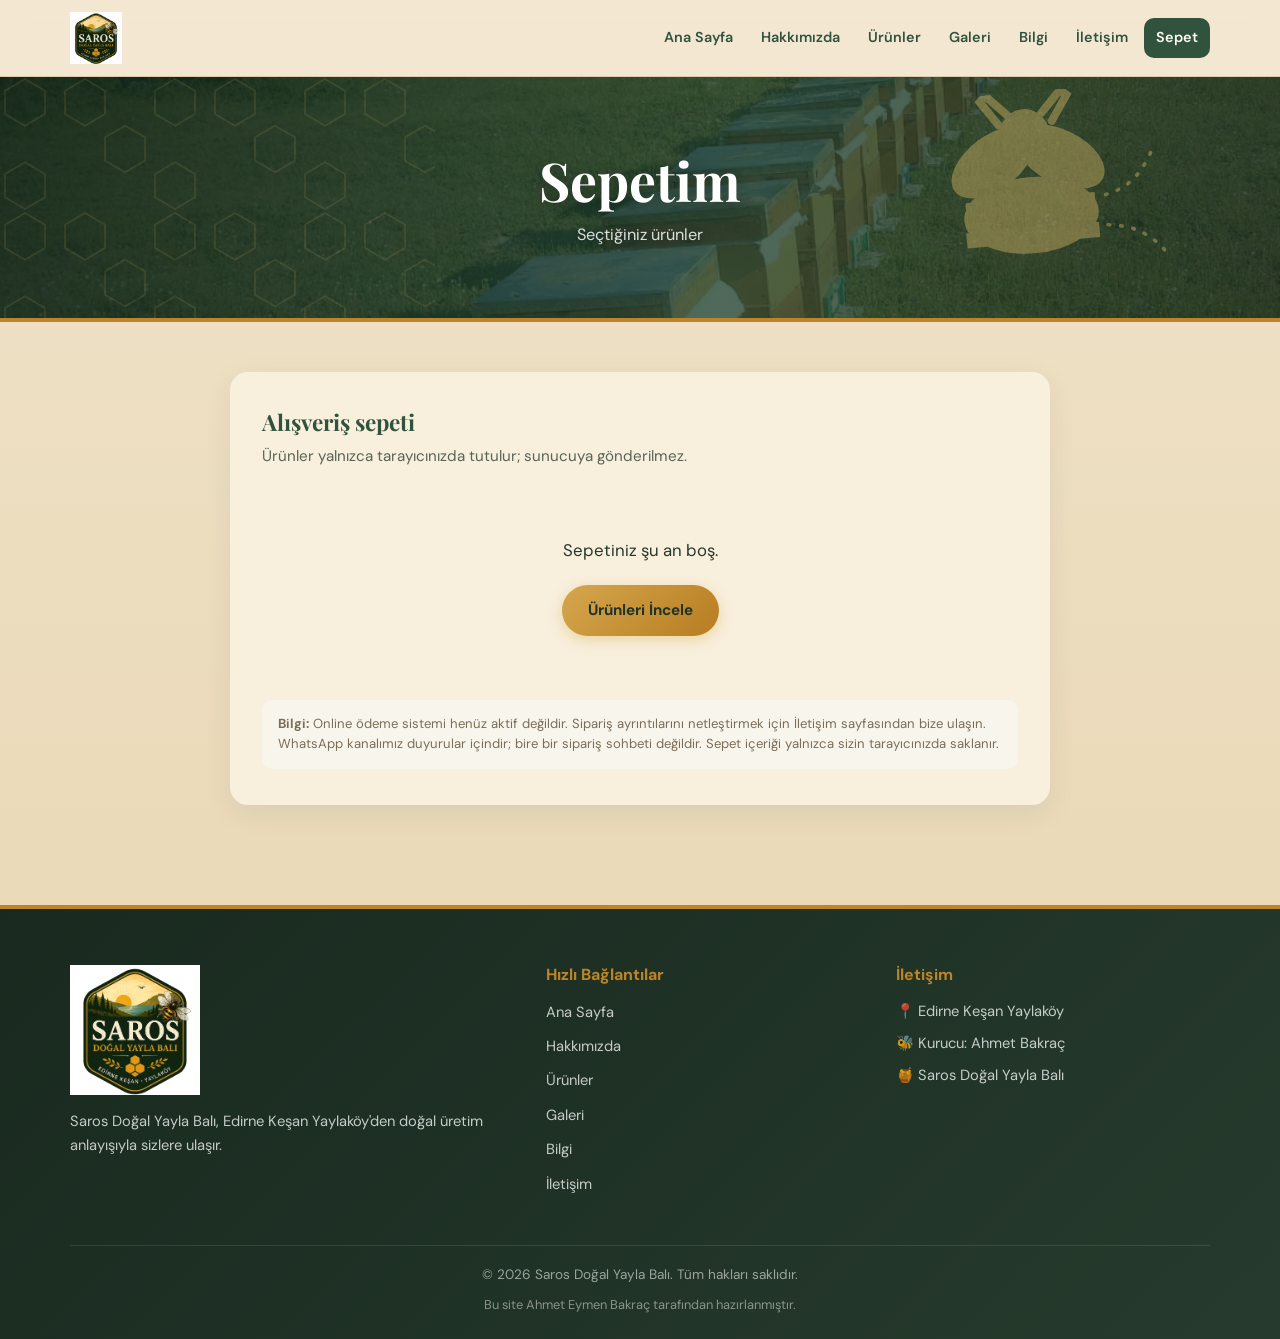
<file: sepet.html>
<!DOCTYPE html>
<html lang="tr">

<head>
    <meta charset="UTF-8">
    <meta name="viewport" content="width=device-width, initial-scale=1.0">
    <title>Sepetim | Saros Doğal Yayla Balı</title>
    <meta name="description" content="Saros Doğal Yayla Balı alışveriş sepeti.">
    <meta name="robots" content="noindex, nofollow">
    <link rel="stylesheet" href="style.css">
    <style>
        .cart-wrap { padding: 50px 0 80px; }

        .cart-container {
            background: var(--beyaz);
            border-radius: var(--radius);
            box-shadow: var(--golge);
            padding: 36px 32px;
            max-width: 820px;
            margin: 0 auto;
        }

        .cart-container h2 {
            font-size: 1.4rem;
            margin-bottom: 8px;
        }

        .cart-sub {
            color: var(--gri);
            font-size: 0.95rem;
            margin-bottom: 28px;
        }

        .cart-empty {
            text-align: center;
            padding: 40px 20px;
        }

        .cart-empty p {
            margin-bottom: 20px;
            font-size: 1.05rem;
        }

        .cart-item {
            display: grid;
            grid-template-columns: 80px 1fr auto;
            gap: 18px;
            align-items: center;
            padding: 20px 0;
            border-bottom: 1px solid #eee;
        }

        .cart-item img {
            width: 80px;
            height: 80px;
            object-fit: cover;
            border-radius: 12px;
            background: var(--krem-koyu);
        }

        .cart-item-info h3 {
            font-family: 'DM Sans', sans-serif;
            font-size: 1.05rem;
            font-weight: 700;
            color: var(--yesil);
            margin-bottom: 4px;
        }

        .cart-item-info .meta {
            font-size: 0.88rem;
            color: var(--gri);
            margin-bottom: 8px;
        }

        .cart-item-info .price {
            font-weight: 700;
            color: var(--altin);
            font-size: 1.05rem;
        }

        .cart-item-actions {
            display: flex;
            flex-direction: column;
            align-items: flex-end;
            gap: 10px;
        }

        .qty-control {
            display: flex;
            align-items: center;
            gap: 8px;
        }

        .qty-control button {
            width: 32px;
            height: 32px;
            border: 1.5px solid #e0ddd4;
            background: var(--gri-acik);
            border-radius: 8px;
            font-size: 1.1rem;
            cursor: pointer;
            color: var(--yesil);
            font-weight: 700;
            line-height: 1;
            font-family: inherit;
        }

        .qty-control button:hover {
            background: #e6f2ea;
            border-color: var(--yesil);
        }

        .qty-control span {
            min-width: 28px;
            text-align: center;
            font-weight: 600;
            font-size: 0.95rem;
        }

        .btn-remove {
            background: none;
            border: none;
            color: #a05050;
            font-size: 0.85rem;
            cursor: pointer;
            font-weight: 600;
            padding: 0;
            font-family: inherit;
        }

        .btn-remove:hover {
            color: #c03030;
            text-decoration: underline;
        }

        .cart-summary {
            margin-top: 28px;
            padding-top: 24px;
            border-top: 2px solid #eee;
        }

        .cart-total-row {
            display: flex;
            justify-content: space-between;
            align-items: center;
            margin-bottom: 20px;
        }

        .cart-total-row .label {
            font-size: 1.1rem;
            font-weight: 600;
            color: var(--yesil);
        }

        .cart-total-row .amount {
            font-size: 1.75rem;
            font-weight: 700;
            color: var(--altin);
        }

        .cart-actions {
            display: flex;
            gap: 12px;
            flex-wrap: wrap;
        }

        .cart-actions .btn {
            padding: 13px 28px;
            font-size: 0.95rem;
            border: none;
            cursor: pointer;
            font-family: inherit;
        }

        .btn-outline-dark {
            background: transparent;
            border: 2px solid var(--yesil);
            color: var(--yesil);
            box-shadow: none;
        }

        .btn-outline-dark:hover {
            background: var(--yesil);
            color: white;
        }

        .cart-note {
            margin-top: 24px;
            padding: 14px 16px;
            background: #f8f5ec;
            border-radius: 10px;
            font-size: 0.82rem;
            color: #7a6e5a;
            line-height: 1.55;
        }

        @media (max-width: 600px) {
            .cart-item {
                grid-template-columns: 64px 1fr;
            }
            .cart-item-actions {
                grid-column: 1 / -1;
                flex-direction: row;
                justify-content: space-between;
                align-items: center;
            }
            .cart-container {
                padding: 28px 20px;
            }
        }
    </style>
</head>

<body>

<header>
    <div class="header-container">
        <div class="logo">
            <a href="index.html">
                <img src="assets/images/logo.png" alt="Saros Doğal Yayla Balı">
            </a>
        </div>
        <nav>
            <ul>
                <li><a href="index.html">Ana Sayfa</a></li>
                <li><a href="hakkimizda.html">Hakkımızda</a></li>
                <li><a href="urunler.html">Ürünler</a></li>
                <li><a href="galeri.html">Galeri</a></li>
                <li><a href="bilgi.html">Bilgi</a></li>
                <li><a href="iletisim.html">İletişim</a></li>
                <li><a href="sepet.html" class="active">Sepet <span data-cart-count></span></a></li>
            </ul>
        </nav>
    </div>
</header>

<section class="page-header page-header-premium">
    <h1>Sepetim</h1>
    <p>Seçtiğiniz ürünler</p>
</section>

<section class="cart-wrap">
    <div class="container">
        <div class="cart-container">
            <h2>Alışveriş sepeti</h2>
            <p class="cart-sub">Ürünler yalnızca tarayıcınızda tutulur; sunucuya gönderilmez.</p>

            <div id="cartContent"></div>

            <p class="cart-note">
                <strong>Bilgi:</strong> Online ödeme sistemi henüz aktif değildir.
                Sipariş ayrıntılarını netleştirmek için İletişim sayfasından bize ulaşın. WhatsApp kanalımız duyurular içindir; bire bir sipariş sohbeti değildir.
                Sepet içeriği yalnızca sizin tarayıcınızda saklanır.
            </p>
        </div>
    </div>
</section>

<footer>
    <div class="container">
        <div class="footer-content">
            <div class="footer-box">
                <img src="assets/images/logo.png" alt="Saros Doğal Yayla Balı" style="width:130px;">
                <p>
                    Saros Doğal Yayla Balı,
                    Edirne Keşan Yaylaköy'den
                    doğal üretim anlayışıyla sizlere ulaşır.
                </p>
            </div>
            <div class="footer-box">
                <h3>Hızlı Bağlantılar</h3>
                <ul>
                    <li><a href="index.html">Ana Sayfa</a></li>
                    <li><a href="hakkimizda.html">Hakkımızda</a></li>
                    <li><a href="urunler.html">Ürünler</a></li>
                    <li><a href="galeri.html">Galeri</a></li>
                    <li><a href="bilgi.html">Bilgi</a></li>
                    <li><a href="iletisim.html">İletişim</a></li>
                </ul>
            </div>
            <div class="footer-box">
                <h3>İletişim</h3>
                <p>📍 Edirne Keşan Yaylaköy</p>
                <p>🐝 Kurucu: Ahmet Bakraç</p>
                <p>🍯 Saros Doğal Yayla Balı</p>
            </div>
        </div>
        <div class="footer-bottom">
            <p>© 2026 Saros Doğal Yayla Balı. Tüm hakları saklıdır.</p>
            <p style="margin-top:8px; font-size:0.8rem; opacity:0.85;">
                Bu site Ahmet Eymen Bakraç tarafından hazırlanmıştır.
            </p>
        </div>
    </div>
</footer>

<script src="script.js"></script>
<script>
(function () {
    'use strict';

    function escapeHtml(value) {
        return String(value == null ? '' : value).replace(/[&<>\"']/g, function (char) {
            return { '&': '&amp;', '<': '&lt;', '>': '&gt;', '"': '&quot;', "'": '&#39;' }[char];
        });
    }

    function render() {
        var el = document.getElementById('cartContent');
        if (!el || !window.SarosCart) return;

        var cart = SarosCart.getCart();
        var formatPrice = SarosCart.formatPrice;

        if (cart.length === 0) {
            el.innerHTML =
                '<div class="cart-empty">' +
                '<p>Sepetiniz şu an boş.</p>' +
                '<a href="urunler.html" class="btn">Ürünleri İncele</a>' +
                '</div>';
            return;
        }

        var total = 0;
        var html = '';

        cart.forEach(function (item) {
            total += item.price * item.qty;
            html +=
                '<div class="cart-item">' +
                '<img src="' + escapeHtml(item.img || 'assets/images/bal.png') + '" alt="">' +
                '<div class="cart-item-info">' +
                '<h3>' + escapeHtml(item.name) + '</h3>' +
                '<p class="meta">' + escapeHtml(item.net || '') + '</p>' +
                '<p class="price">' + formatPrice(item.price) + '</p>' +
                '</div>' +
                '<div class="cart-item-actions">' +
                '<div class="qty-control">' +
                '<button type="button" data-action="minus" data-id="' + escapeHtml(item.id) + '" aria-label="Azalt">−</button>' +
                '<span>' + item.qty + '</span>' +
                '<button type="button" data-action="plus" data-id="' + escapeHtml(item.id) + '" aria-label="Artır">+</button>' +
                '</div>' +
                '<button type="button" class="btn-remove" data-action="remove" data-id="' + escapeHtml(item.id) + '">Kaldır</button>' +
                '</div>' +
                '</div>';
        });

        html +=
            '<div class="cart-summary">' +
            '<div class="cart-total-row">' +
            '<span class="label">Toplam</span>' +
            '<span class="amount">' + formatPrice(total) + '</span>' +
            '</div>' +
            '<div class="cart-actions">' +
            '<a href="iletisim.html" class="btn">Sipariş için iletişime geçin</a>' +
            '<a href="urunler.html" class="btn btn-outline-dark">Alışverişe devam</a>' +
            '<button type="button" class="btn btn-outline-dark" id="btnClear">Sepeti temizle</button>' +
            '</div>' +
            '</div>';

        el.innerHTML = html;

        el.querySelectorAll('[data-action]').forEach(function (btn) {
            btn.addEventListener('click', function () {
                var id = btn.getAttribute('data-id');
                var action = btn.getAttribute('data-action');
                if (action === 'plus') SarosCart.changeQty(id, 1);
                if (action === 'minus') SarosCart.changeQty(id, -1);
                if (action === 'remove') SarosCart.removeFromCart(id);
                render();
            });
        });

        var clearBtn = document.getElementById('btnClear');
        if (clearBtn) {
            clearBtn.addEventListener('click', function () {
                if (confirm('Sepeti temizlemek istediğinize emin misiniz?')) {
                    SarosCart.clearCart();
                    render();
                }
            });
        }
    }

    document.addEventListener('DOMContentLoaded', render);
})();
</script>

</body>
</html>
</file>
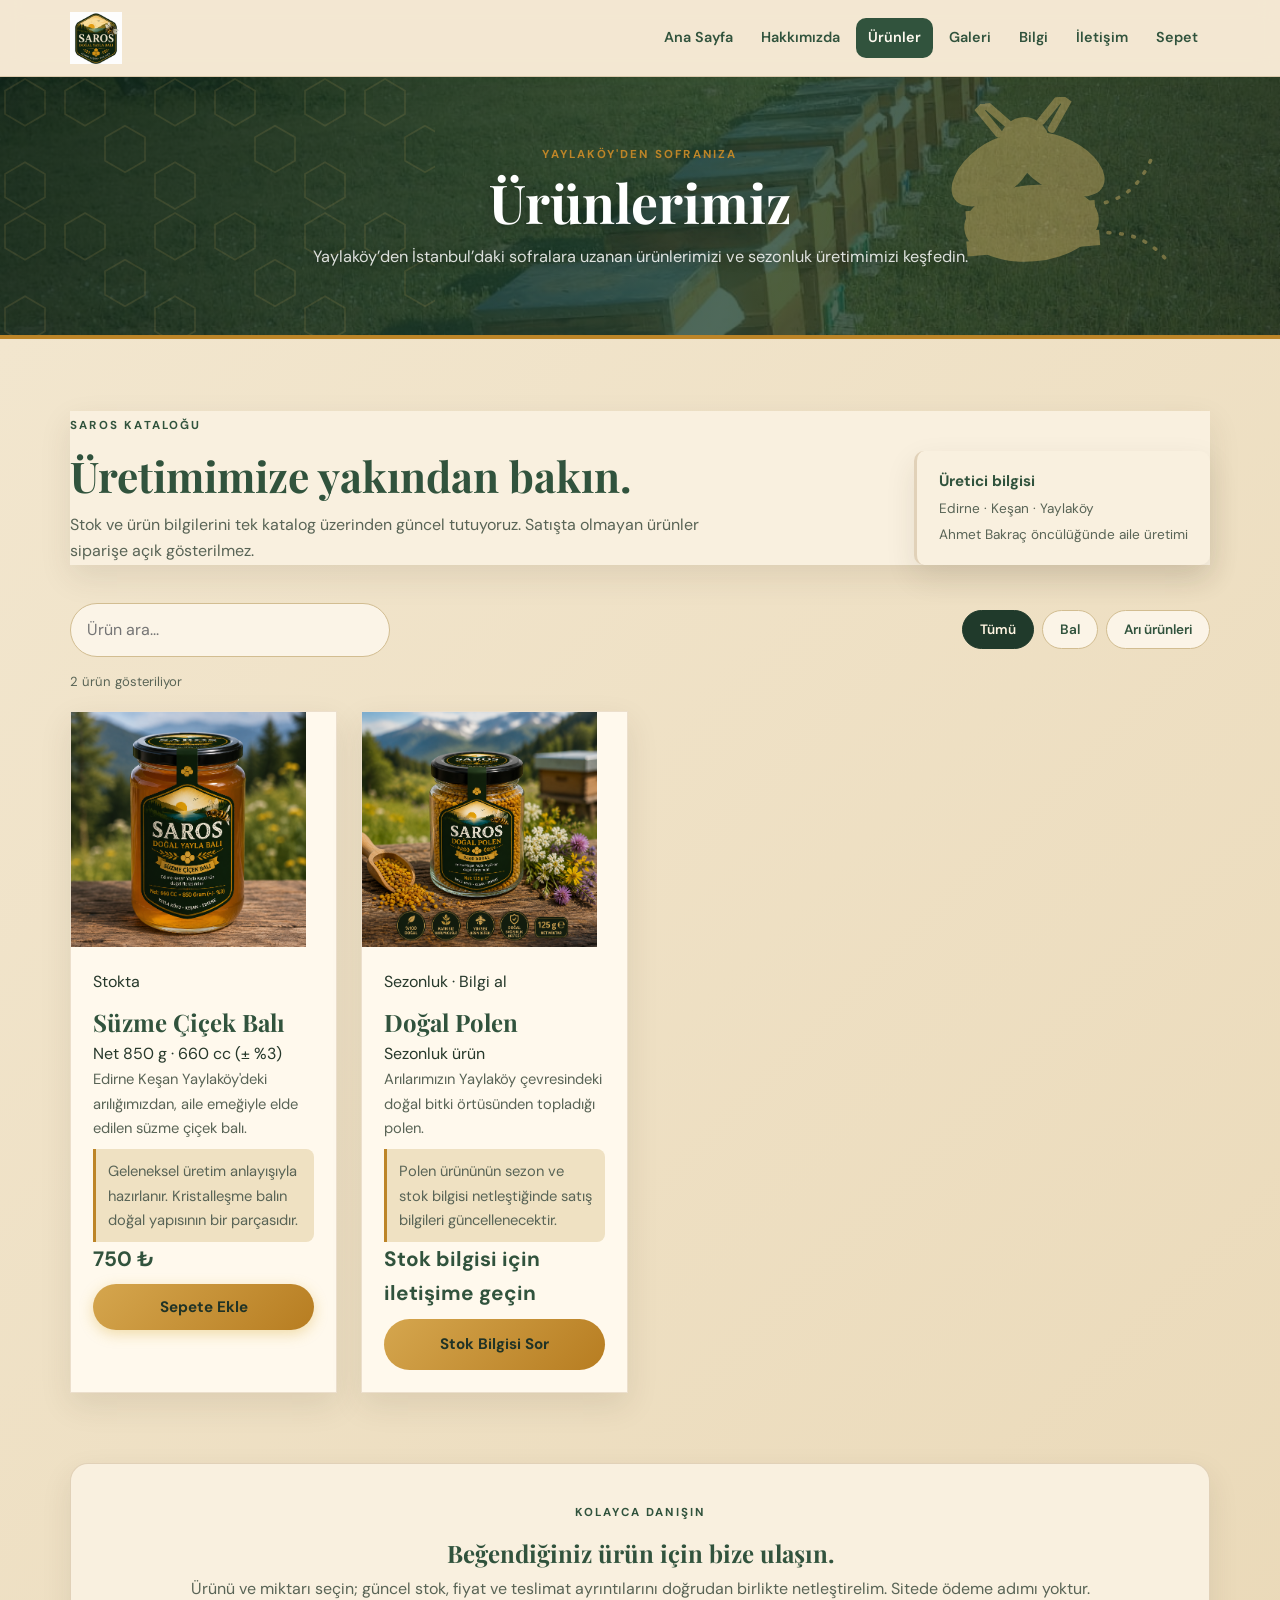
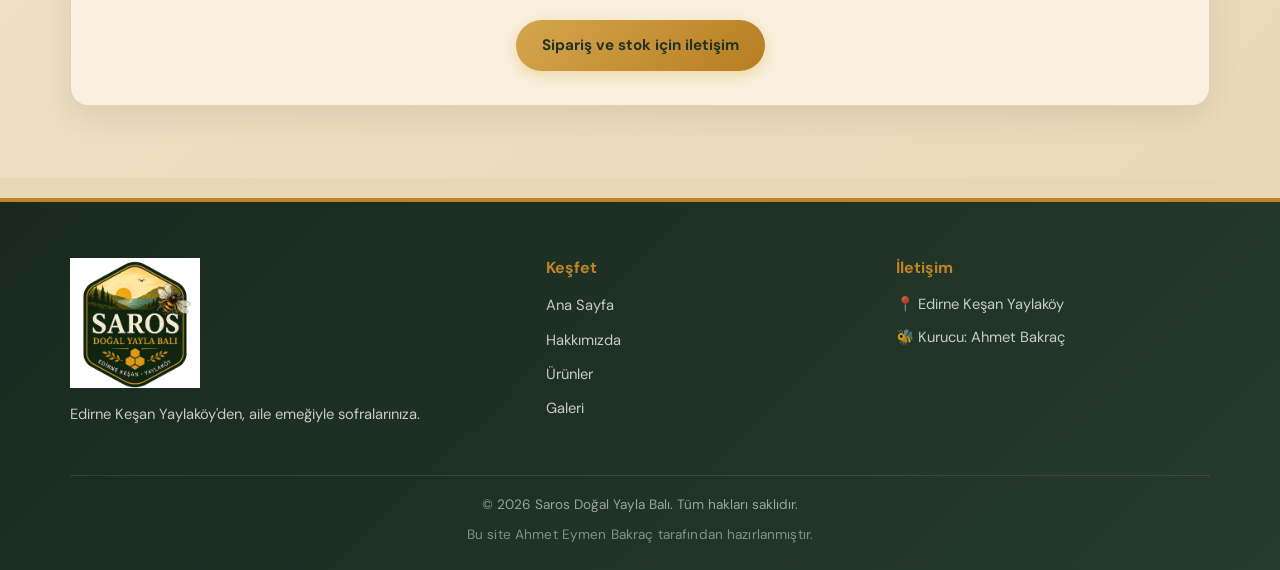
<file: siparis.html>
<!doctype html>
<html lang="tr">
<head>
  <meta charset="utf-8">
  <meta name="viewport" content="width=device-width, initial-scale=1">
  <meta name="robots" content="noindex, follow">
  <meta http-equiv="refresh" content="0; url=urunler.html">
  <title>Ürünlerimiz | Saros Doğal Yayla Balı</title>
  <link rel="canonical" href="urunler.html">
  <script>window.location.replace("urunler.html");</script>
</head>
<body>
  <p>Sipariş bilgileri artık ürün ve iletişim akışının içinde. <a href="urunler.html">Ürünleri inceleyin</a> veya <a href="iletisim.html">bizimle iletişime geçin</a>.</p>
</body>
</html>
</file>
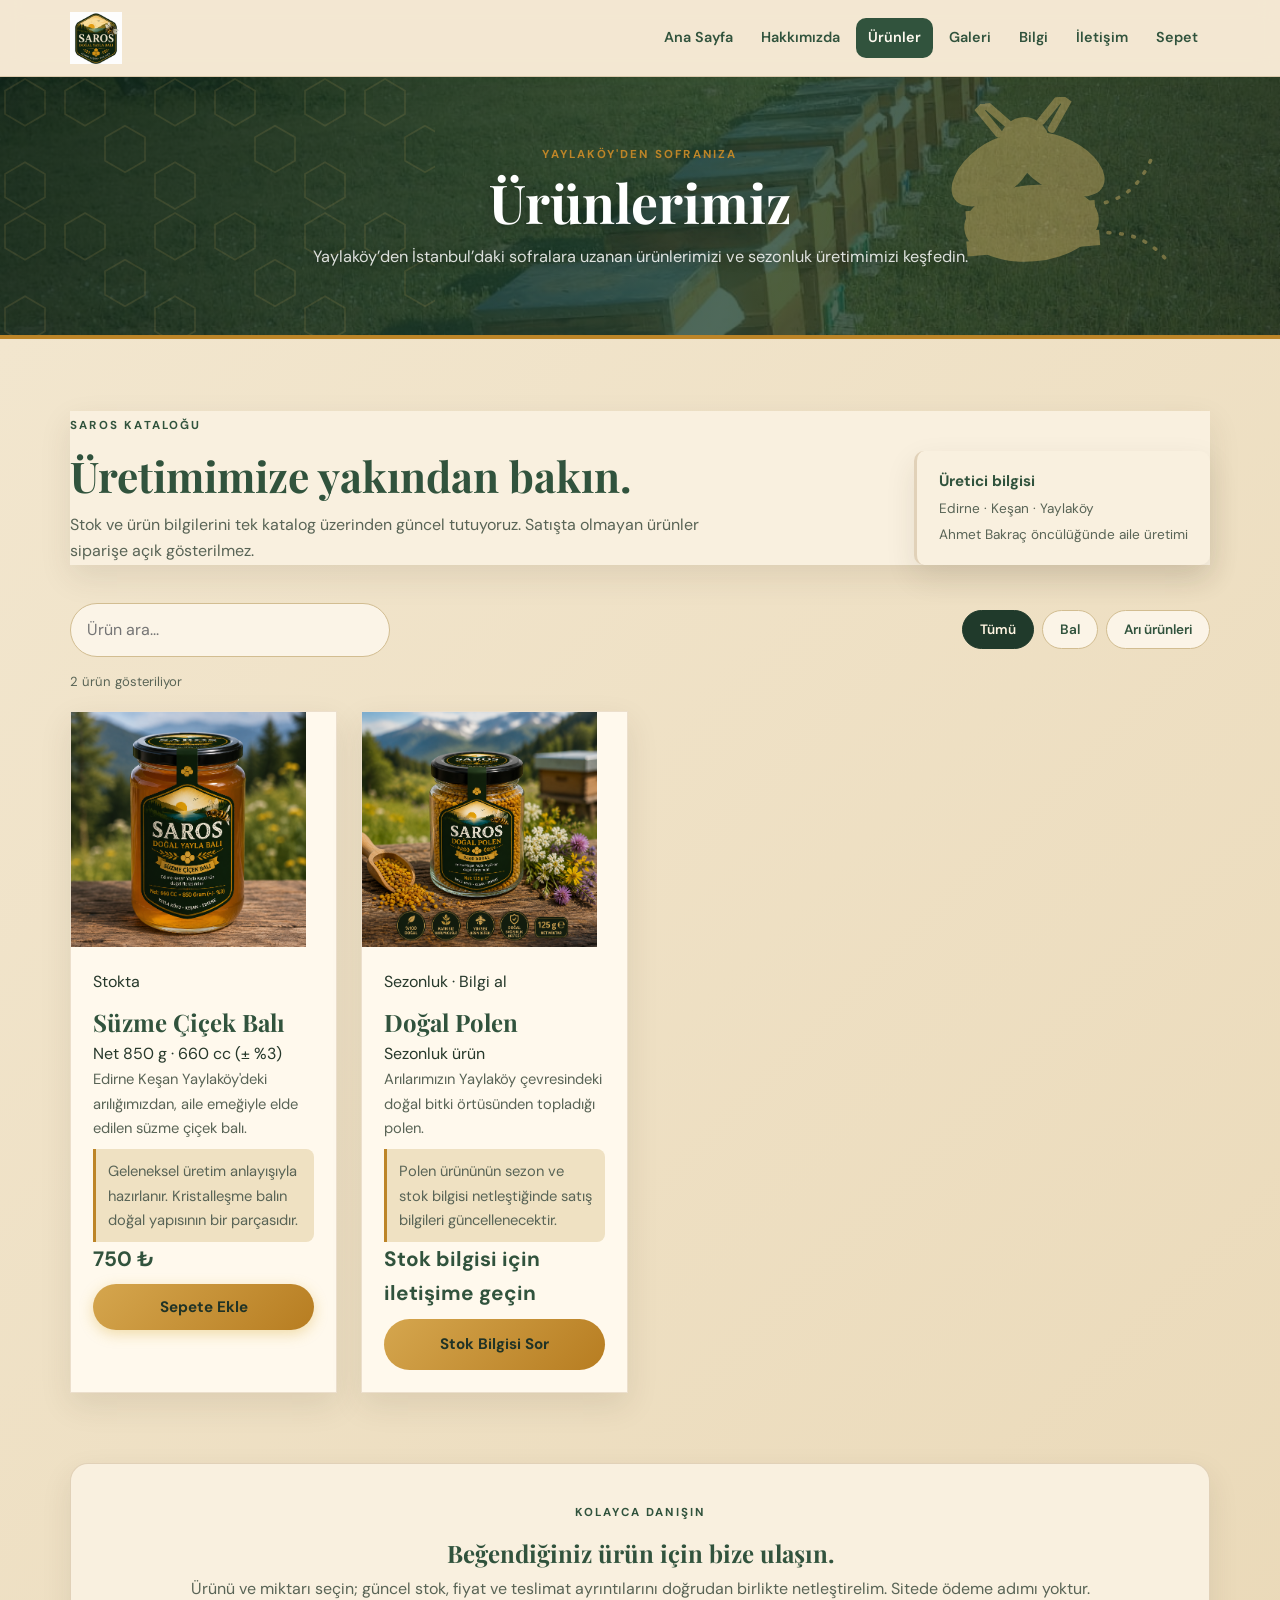
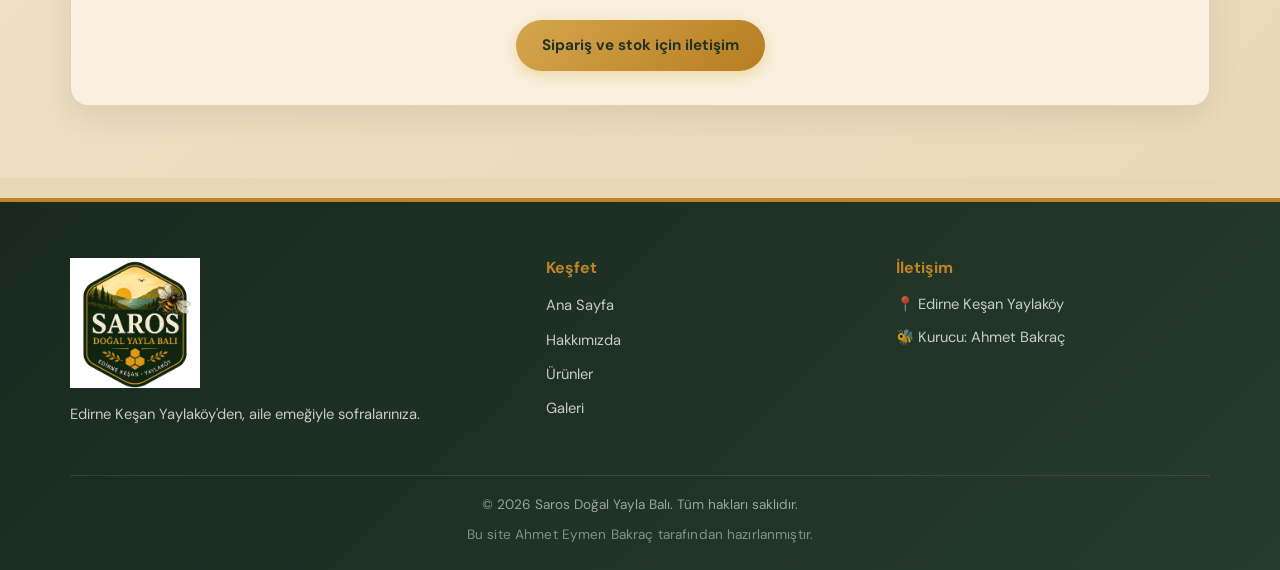
<file: urunler.html>
<!DOCTYPE html>
<html lang="tr">
<head>
    <meta charset="UTF-8">
    <meta name="viewport" content="width=device-width, initial-scale=1.0">
    <meta name="theme-color" content="#123126">
    <meta name="description" content="Saros Doğal Yayla Balı ürün kataloğu. Edirne Keşan Yaylaköy · İstanbul’a sipariş bilgisi için iletişim’den İstanbul’a uzanan aile üretimi ve sezonluk arı ürünleri.">
    <title>Ürünlerimiz | Saros Doğal Yayla Balı</title>
    <link rel="stylesheet" href="style.css">
</head>
<body>
<header>
    <div class="header-container">
        <div class="logo"><a href="index.html" aria-label="Ana sayfa"><img src="assets/images/logo.png" alt="Saros Doğal Yayla Balı"></a></div>
        <nav aria-label="Ana menü"><ul>
            <li><a href="index.html">Ana Sayfa</a></li><li><a href="hakkimizda.html">Hakkımızda</a></li>
            <li><a href="urunler.html" class="active">Ürünler</a></li><li><a href="galeri.html">Galeri</a></li>
            <li><a href="bilgi.html">Bilgi</a></li><li><a href="iletisim.html">İletişim</a></li>
            <li><a href="sepet.html">Sepet <span data-cart-count></span></a></li>
        </ul></nav>
    </div>
</header>
<main>
    <section class="page-header page-header-premium"><span class="eyebrow">YAYLAKÖY'DEN SOFRANIZA</span><h1>Ürünlerimiz</h1><p>Yaylaköy’den İstanbul’daki sofralara uzanan ürünlerimizi ve sezonluk üretimimizi keşfedin.</p></section>
    <section class="section">
        <div class="container">
            <div class="catalog-intro"><div><span class="eyebrow eyebrow-dark">SAROS KATALOĞU</span><h2>Üretimimize yakından bakın.</h2><p>Stok ve ürün bilgilerini tek katalog üzerinden güncel tutuyoruz. Satışta olmayan ürünler siparişe açık gösterilmez.</p></div><div class="catalog-note"><strong>Üretici bilgisi</strong><span>Edirne · Keşan · Yaylaköy</span><span>Ahmet Bakraç öncülüğünde aile üretimi</span></div></div>
            <div class="catalog-toolbar">
                <label class="catalog-search"><span class="sr-only">Ürün ara</span><input type="search" id="product-search" placeholder="Ürün ara..." autocomplete="off"></label>
                <div class="catalog-filters" role="group" aria-label="Ürün kategorileri">
                    <button type="button" class="filter-chip active" data-category="all" aria-pressed="true">Tümü</button>
                    <button type="button" class="filter-chip" data-category="Bal" aria-pressed="false">Bal</button>
                    <button type="button" class="filter-chip" data-category="Arı Ürünleri" aria-pressed="false">Arı ürünleri</button>
                </div>
            </div>
            <p class="catalog-count" id="catalog-count" aria-live="polite">Ürün kataloğu yükleniyor…</p>
            <div class="catalog-grid" id="product-catalog" aria-live="polite">
                <article class="product-detail-card"><img src="assets/images/bal.png" alt="Süzme Çiçek Balı" loading="lazy"><div class="product-info"><span class="stock stock-var">Stokta</span><h2>Süzme Çiçek Balı</h2><p class="product-net">Net 850 g · 660 cc (± %3)</p><p>Yaylaköy'deki arılığımızdan aile emeğiyle elde edilen süzme çiçek balı.</p><span class="product-price">750 ₺</span><a href="iletisim.html" class="btn">Stok ve sipariş için iletişim</a></div></article>
            </div>
            <div class="catalog-contact"><span class="eyebrow eyebrow-dark">KOLAYCA DANIŞIN</span><h2>Beğendiğiniz ürün için bize ulaşın.</h2><p>Ürünü ve miktarı seçin; güncel stok, fiyat ve teslimat ayrıntılarını doğrudan birlikte netleştirelim. Sitede ödeme adımı yoktur.</p><a href="iletisim.html" class="btn">Sipariş ve stok için iletişim</a></div>
        </div>
    </section>
</main>
<footer><div class="container"><div class="footer-content">
    <div class="footer-box"><img src="assets/images/logo.png" alt="Saros Doğal Yayla Balı" style="width:130px;" loading="lazy"><p>Edirne Keşan Yaylaköy'den, aile emeğiyle sofralarınıza.</p></div>
    <div class="footer-box"><h3>Keşfet</h3><ul><li><a href="index.html">Ana Sayfa</a></li><li><a href="hakkimizda.html">Hakkımızda</a></li><li><a href="urunler.html">Ürünler</a></li><li><a href="galeri.html">Galeri</a></li></ul></div>
    <div class="footer-box"><h3>İletişim</h3><p>📍 Edirne Keşan Yaylaköy</p><p>🐝 Kurucu: Ahmet Bakraç</p></div>
</div><div class="footer-bottom"><p>© 2026 Saros Doğal Yayla Balı. Tüm hakları saklıdır.</p>
            <p class="site-credit">Bu site Ahmet Eymen Bakraç tarafından hazırlanmıştır.</p></div></div></footer>
<script src="script.js" defer></script>
</body>
</html>
</file>
<file: style.css>
/* ============================================
   Saros Doğal Yayla Balı — style.css
   ============================================ */

@import url('https://fonts.googleapis.com/css2?family=DM+Sans:wght@400;500;600;700&family=Playfair+Display:wght@600;700&display=swap');

:root {
    --yesil: #31533d;
    --koyu-yesil: #263b2d;
    --altin: #c99532;
    --altin-koyu: #956a20;
    --krem: #f4ead5;
    --krem-koyu: #e8d9b9;
    --beyaz: #fffaf0;
    --gri: #596456;
    --gri-acik: #eee4d0;
    --golge: 0 8px 28px rgba(18, 49, 38, 0.08);
    --golge-hover: 0 14px 40px rgba(18, 49, 38, 0.14);
    --radius: 18px;
    --radius-sm: 12px;
    --gecis: 0.25s ease;
}

*,
*::before,
*::after {
    box-sizing: border-box;
    margin: 0;
    padding: 0;
}

html {
    scroll-behavior: smooth;
}

body {
    font-family: 'DM Sans', system-ui, sans-serif;
    background: var(--krem);
    color: var(--koyu-yesil);
    line-height: 1.65;
    min-height: 100vh;
}

img {
    max-width: 100%;
    height: auto;
    display: block;
}

a {
    color: inherit;
    text-decoration: none;
}

ul {
    list-style: none;
}

h1, h2, h3 {
    font-family: 'Playfair Display', Georgia, serif;
    line-height: 1.25;
    color: var(--yesil);
}

.container {
    width: min(1140px, 92%);
    margin-inline: auto;
}

/* ========== HEADER / NAV ========== */

header {
    background: rgba(255, 255, 255, 0.96);
    backdrop-filter: blur(10px);
    -webkit-backdrop-filter: blur(10px);
    box-shadow: 0 1px 0 rgba(18, 49, 38, 0.06), 0 8px 24px rgba(18, 49, 38, 0.04);
    position: sticky;
    top: 0;
    z-index: 200;
}

.header-container {
    width: min(1140px, 94%);
    margin: 0 auto;
    padding: 12px 0;
    display: flex;
    align-items: center;
    justify-content: space-between;
    gap: 16px;
}

.logo a {
    display: block;
}

.logo img {
    height: 52px;
    width: auto;
}

/* Mevcut HTML: nav > ul > li > a */
header nav ul {
    display: flex;
    flex-wrap: wrap;
    align-items: center;
    justify-content: flex-end;
    gap: 4px;
}

header nav a {
    display: inline-block;
    padding: 8px 12px;
    border-radius: 10px;
    font-size: 0.9rem;
    font-weight: 600;
    color: var(--yesil);
    transition: var(--gecis);
    white-space: nowrap;
}

header nav a:hover {
    background: #e8f3ed;
    color: var(--koyu-yesil);
}

header nav a.active {
    background: var(--yesil);
    color: var(--beyaz);
}

/* Sepet sayısı rozeti (data-cart-count) */
header nav [data-cart-count]:not(:empty)::before {
    content: none;
}

header nav a [data-cart-count]:not(:empty) {
    display: inline-flex;
    align-items: center;
    justify-content: center;
    min-width: 18px;
    height: 18px;
    margin-left: 4px;
    padding: 0 5px;
    border-radius: 50px;
    background: var(--altin);
    color: var(--koyu-yesil);
    font-size: 0.7rem;
    font-weight: 700;
    vertical-align: middle;
}

/* ========== BUTTONS ========== */

.btn {
    display: inline-block;
    padding: 13px 26px;
    border-radius: 50px;
    background: var(--altin);
    color: var(--koyu-yesil);
    font-weight: 700;
    font-size: 0.95rem;
    font-family: inherit;
    border: none;
    cursor: pointer;
    box-shadow: 0 4px 14px rgba(212, 167, 44, 0.35);
    transition: var(--gecis);
    text-align: center;
}

.btn:hover {
    background: var(--altin-koyu);
    transform: translateY(-2px);
    box-shadow: 0 8px 20px rgba(212, 167, 44, 0.4);
}

.btn-outline {
    background: transparent;
    color: var(--beyaz);
    border: 2px solid rgba(255, 255, 255, 0.85);
    box-shadow: none;
}

.btn-outline:hover {
    background: rgba(255, 255, 255, 0.15);
    color: var(--beyaz);
    border-color: var(--beyaz);
}

/* ========== HERO ========== */

.hero {
    position: relative;
    min-height: 78vh;
    display: flex;
    align-items: center;
    justify-content: center;
    text-align: center;
    padding: 80px 20px;
    background:
        linear-gradient(160deg, rgba(18, 49, 38, 0.78) 0%, rgba(31, 77, 59, 0.65) 50%, rgba(18, 49, 38, 0.8) 100%),
        url("assets/images/hero.jpg") center / cover no-repeat;
    color: var(--beyaz);
}

.hero-content {
    max-width: 680px;
}

.hero h1 {
    font-size: clamp(2.2rem, 5vw, 3.4rem);
    color: var(--beyaz);
    margin-bottom: 18px;
}

.hero h1 span {
    color: var(--altin);
}

.hero p {
    font-size: 1.08rem;
    color: rgba(255, 255, 255, 0.92);
    margin-bottom: 12px;
    line-height: 1.7;
}

.hero-buttons {
    display: flex;
    flex-wrap: wrap;
    gap: 14px;
    justify-content: center;
    margin-top: 28px;
}

/* ========== SECTIONS ========== */

.section {
    padding: 72px 0;
}

.section-title {
    text-align: center;
    max-width: 560px;
    margin: 0 auto 48px;
}

.section-title h2 {
    font-size: clamp(1.7rem, 3vw, 2.2rem);
    margin-bottom: 12px;
}

.section-title p {
    color: var(--gri);
    font-size: 1.02rem;
}

.page-header {
    background:
        linear-gradient(135deg, var(--koyu-yesil) 0%, var(--yesil) 100%);
    color: var(--beyaz);
    text-align: center;
    padding: 56px 20px 48px;
}

.page-header h1 {
    color: var(--beyaz);
    font-size: clamp(1.8rem, 4vw, 2.5rem);
    margin-bottom: 8px;
}

.page-header p {
    color: rgba(255, 255, 255, 0.85);
    font-size: 1.05rem;
}

/* ========== STORY / ABOUT ========== */

.story,
.about-section {
    display: grid;
    grid-template-columns: 1fr 1fr;
    gap: 40px;
    align-items: center;
}

.story-image img,
.about-section img {
    width: 100%;
    border-radius: var(--radius);
    box-shadow: var(--golge);
    object-fit: cover;
    aspect-ratio: 4 / 3;
}

.story-content h2,
.about-text h2 {
    font-size: 1.85rem;
    margin-bottom: 16px;
}

.story-content p,
.about-text p {
    color: var(--gri);
    margin-bottom: 14px;
}

.story-content .btn,
.about-text .btn {
    margin-top: 10px;
}

/* ========== PRODUCTS ========== */

.products-preview {
    display: grid;
    grid-template-columns: repeat(3, 1fr);
    gap: 24px;
}

.product-card {
    background: var(--beyaz);
    border-radius: var(--radius);
    overflow: hidden;
    box-shadow: var(--golge);
    transition: var(--gecis);
    border: 1px solid transparent;
    display: flex;
    flex-direction: column;
}

.product-card:hover {
    transform: translateY(-6px);
    box-shadow: var(--golge-hover);
    border-color: rgba(212, 167, 44, 0.25);
}

.product-card img {
    width: 100%;
    height: 210px;
    object-fit: cover;
    background: var(--krem-koyu);
}

.product-card-content {
    padding: 22px 20px 24px;
    display: flex;
    flex-direction: column;
    flex: 1;
}

.product-card-content h3 {
    font-family: 'DM Sans', sans-serif;
    font-size: 1.15rem;
    font-weight: 700;
    margin-bottom: 8px;
}

.product-card-content p {
    color: var(--gri);
    font-size: 0.92rem;
    margin-bottom: 16px;
    flex: 1;
}

.product-card-content .btn {
    align-self: flex-start;
    padding: 10px 20px;
    font-size: 0.88rem;
}

/* ========== VALUES ========== */

.values {
    display: grid;
    grid-template-columns: repeat(4, 1fr);
    gap: 20px;
}

.value-card {
    background: var(--beyaz);
    border-radius: var(--radius);
    padding: 28px 22px;
    box-shadow: var(--golge);
    transition: var(--gecis);
    border-top: 3px solid var(--altin);
}

.value-card:hover {
    transform: translateY(-4px);
    box-shadow: var(--golge-hover);
}

.value-card h3 {
    font-family: 'DM Sans', sans-serif;
    font-size: 1.05rem;
    font-weight: 700;
    margin-bottom: 10px;
}

.value-card p {
    color: var(--gri);
    font-size: 0.92rem;
}

/* ========== GALLERY ========== */

.gallery-grid {
    display: grid;
    grid-template-columns: repeat(4, 1fr);
    gap: 16px;
}

.gallery-item {
    border-radius: var(--radius-sm);
    overflow: hidden;
    box-shadow: var(--golge);
    aspect-ratio: 1;
    background: var(--krem-koyu);
}

.gallery-item img {
    width: 100%;
    height: 100%;
    object-fit: cover;
    transition: transform 0.4s ease;
}

.gallery-item:hover img {
    transform: scale(1.06);
}

/* ========== NOTIFICATION / WHATSAPP BOX ========== */

.notification-box {
    background: linear-gradient(145deg, var(--koyu-yesil) 0%, var(--yesil) 100%);
    color: var(--beyaz);
    border-radius: var(--radius);
    padding: 48px 36px;
    text-align: center;
    box-shadow: var(--golge);
}

.notification-box h2 {
    color: var(--beyaz);
    font-size: 1.6rem;
    margin-bottom: 12px;
}

.notification-box p {
    color: rgba(255, 255, 255, 0.9);
    max-width: 520px;
    margin: 0 auto;
    font-size: 1.02rem;
}

.notification-box .btn {
    margin-top: 8px;
}

/* ========== FOOTER ========== */

footer {
    background: var(--koyu-yesil);
    color: rgba(255, 255, 255, 0.88);
    padding: 56px 0 0;
    margin-top: 20px;
}

.footer-content {
    display: grid;
    grid-template-columns: 1.4fr 1fr 1fr;
    gap: 36px;
    padding-bottom: 40px;
}

.footer-box img {
    margin-bottom: 14px;
    filter: brightness(1.05);
}

.footer-box p {
    font-size: 0.92rem;
    line-height: 1.65;
    color: rgba(255, 255, 255, 0.75);
    margin-bottom: 8px;
}

.footer-box h3 {
    font-family: 'DM Sans', sans-serif;
    font-size: 1rem;
    font-weight: 700;
    color: var(--altin);
    margin-bottom: 14px;
}

.footer-box ul li {
    margin-bottom: 8px;
}

.footer-box ul a {
    color: rgba(255, 255, 255, 0.75);
    font-size: 0.92rem;
    transition: var(--gecis);
}

.footer-box ul a:hover {
    color: var(--altin);
}

.footer-bottom {
    border-top: 1px solid rgba(255, 255, 255, 0.1);
    padding: 18px 0 24px;
    text-align: center;
}

.footer-bottom p {
    font-size: 0.85rem;
    color: rgba(255, 255, 255, 0.55);
}

/* ========== FORMS (giriş / kayıt) ========== */

input, textarea, select, button {
    font-family: inherit;
}

/* ========== RESPONSIVE ========== */

@media (max-width: 960px) {
    .products-preview {
        grid-template-columns: repeat(2, 1fr);
    }

    .values {
        grid-template-columns: repeat(2, 1fr);
    }

    .gallery-grid {
        grid-template-columns: repeat(2, 1fr);
    }

    .story,
    .about-section {
        grid-template-columns: 1fr;
        gap: 28px;
    }

    .footer-content {
        grid-template-columns: 1fr 1fr;
    }
}

@media (max-width: 640px) {
    .logo img {
        height: 44px;
    }

    header nav a {
        font-size: 0.8rem;
        padding: 6px 9px;
    }

    .hero {
        min-height: 70vh;
        padding: 60px 16px;
    }

    .section {
        padding: 52px 0;
    }

    .products-preview,
    .values,
    .gallery-grid {
        grid-template-columns: 1fr;
    }

    .products-preview {
        max-width: 400px;
        margin: 0 auto;
    }

    .footer-content {
        grid-template-columns: 1fr;
        gap: 28px;
    }

    .hero-buttons {
        flex-direction: column;
        align-items: center;
    }

    .btn {
        width: 100%;
        max-width: 280px;
    }
                }


/* ===== Saros premium ana sayfa ve katalog — mevcut marka renkleri korunur ===== */
.eyebrow{display:inline-block;color:var(--altin);font-size:.72rem;font-weight:700;letter-spacing:.19em;margin-bottom:16px}
.eyebrow-dark{color:var(--yesil)}
.hero-premium{min-height:min(760px,82vh);background:linear-gradient(90deg,rgba(10,35,25,.84),rgba(10,35,25,.48)),url("assets/images/hero.jpg") center/cover no-repeat;justify-content:flex-start;text-align:left;padding:100px max(5vw,24px)}
.hero-premium .hero-content{max-width:690px}
.hero-premium h1{font-size:clamp(2.8rem,6.6vw,5.4rem);line-height:1.06;letter-spacing:-.035em;margin-bottom:24px}
.hero-premium h1 span{color:#e5bd5b}
.hero-premium p{max-width:570px;font-size:clamp(1rem,1.5vw,1.18rem);color:rgba(255,255,255,.9)}
.hero-premium .hero-buttons{justify-content:flex-start}
.hero-note{margin-top:28px;color:rgba(255,255,255,.82);font-size:.9rem}
.hero-note span{margin-right:8px}
.hero-scroll{position:absolute;right:5%;bottom:28px;color:rgba(255,255,255,.8);font-size:.75rem;letter-spacing:.12em;text-transform:uppercase}
.hero-scroll span{margin-left:8px;color:var(--altin);font-size:1.2rem}
.trust-strip{display:grid;grid-template-columns:repeat(3,1fr);background:#fff;box-shadow:var(--golge);position:relative;z-index:2;width:min(1000px,90%);margin:-38px auto 0;border-radius:16px;padding:22px 28px;gap:16px}
.trust-strip div{display:flex;flex-direction:column;text-align:center;gap:3px}
.trust-strip div+div{border-left:1px solid var(--krem-koyu)}
.trust-strip strong{font-family:'Playfair Display',Georgia,serif;color:var(--yesil);font-size:1.15rem}
.trust-strip span{color:var(--gri);font-size:.8rem}
.section-story{padding-top:100px}
.image-frame{position:relative}
.image-frame:after{content:"";position:absolute;inset:14px -14px -14px 14px;border:1px solid rgba(212,167,44,.55);border-radius:var(--radius);z-index:0;pointer-events:none}
.story-image img{position:relative;z-index:1}
.story-content h2,.section-heading h2,.catalog-intro h2{font-size:clamp(1.8rem,3.5vw,2.65rem);line-height:1.2;margin-bottom:18px}
.story-content .eyebrow{margin-bottom:12px}
.text-link{display:inline-flex;gap:12px;align-items:center;color:var(--yesil);font-weight:700;margin-top:12px;border-bottom:1px solid rgba(31,77,59,.25);padding-bottom:5px}
.text-link span{color:var(--altin-koyu);font-size:1.2rem;transition:transform .2s}
.text-link:hover span{transform:translateX(4px)}
.section-products{background:#fff}
.section-heading{display:flex;align-items:end;justify-content:space-between;gap:24px;margin-bottom:36px}
.section-heading h2{margin:0}
.product-kicker{color:var(--altin-koyu);font-size:.68rem;font-weight:700;letter-spacing:.12em;margin-bottom:10px}
.products-preview{display:grid;grid-template-columns:repeat(2,minmax(0,1fr));gap:26px}
.products-preview .product-card{display:grid;grid-template-columns: minmax(160px,.85fr) 1.15fr;min-height:260px}
.products-preview .product-card img{height:100%;min-height:260px;object-fit:cover}
.products-preview .product-card-content{padding:26px}
.products-preview .product-card-content h3{font-size:1.35rem}
.products-preview .product-card-content p{flex:initial}
.btn-secondary{background:#e8eee9;color:var(--yesil);box-shadow:none}
.btn-secondary:hover{background:#dce8df;color:var(--koyu-yesil);box-shadow:none}
.section-process{background:#f0eee6}
.process-grid{display:grid;grid-template-columns:repeat(4,1fr);gap:18px}
.process-card{background:#fff;border-radius:var(--radius);padding:26px 22px;box-shadow:var(--golge);border-top:2px solid var(--altin)}
.process-card>span{font-family:'Playfair Display',Georgia,serif;color:var(--altin-koyu);font-size:1.6rem}
.process-card h3{font-family:'DM Sans',sans-serif;font-size:1.05rem;margin:14px 0 8px}
.process-card p{font-size:.9rem;color:var(--gri)}
.section-gallery{background:#fff}
.section-gallery .gallery-grid{grid-template-columns:1.2fr 1fr 1fr}
.section-gallery .gallery-item{aspect-ratio:4/3}
.section-cta{padding-top:30px}
.section-cta .notification-box{background:linear-gradient(135deg,#102d22,#285a43);padding:58px 28px}
.section-cta .notification-box h2{font-size:clamp(1.7rem,3vw,2.4rem)}
.section-cta .notification-box .eyebrow{color:#e5bd5b}
.page-header-premium{padding:70px 20px 62px;background:linear-gradient(135deg,#102d22,#285a43)}
.page-header-premium .eyebrow{margin-bottom:8px}
.catalog-intro{display:flex;justify-content:space-between;align-items:end;gap:28px;margin-bottom:38px}
.catalog-intro>div:first-child{max-width:650px}
.catalog-intro h2{margin-bottom:10px}
.catalog-intro p{color:var(--gri)}
.catalog-note{display:flex;flex-direction:column;gap:4px;background:#fff;border-left:3px solid var(--altin);border-radius:10px;padding:18px 22px;min-width:245px;box-shadow:var(--golge);font-size:.85rem;color:var(--gri)}
.catalog-note strong{color:var(--yesil);font-size:.95rem}
.catalog-toolbar{display:flex;align-items:center;justify-content:space-between;gap:18px;margin-bottom:14px}
.catalog-search input{width:min(320px,80vw);padding:13px 16px;border:1px solid #d8ded8;border-radius:999px;background:#fff;color:var(--koyu-yesil);font:inherit;outline-offset:3px}
.catalog-filters{display:flex;flex-wrap:wrap;gap:8px}
.filter-chip{border:1px solid #d8ded8;background:#fff;color:var(--yesil);border-radius:999px;padding:10px 17px;font:600 .85rem 'DM Sans',sans-serif;cursor:pointer;transition:var(--gecis)}
.filter-chip.active,.filter-chip:hover{background:var(--yesil);border-color:var(--yesil);color:#fff}
.catalog-count{font-size:.82rem;color:var(--gri);margin:0 0 18px}
.catalog-grid{display:grid;grid-template-columns:repeat(auto-fill,minmax(260px,1fr));gap:24px}
.catalog-grid .product-detail-card{border:1px solid #eeece5}
.catalog-grid .product-detail-card img{height:235px;object-fit:cover}
.catalog-grid .product-info{padding:22px}
.catalog-grid .product-info h2{margin:12px 0 4px}
.catalog-grid .product-info>p:not(.product-net){color:var(--gri);font-size:.92rem}
.catalog-grid .product-price{font-size:1.3rem;color:var(--yesil);margin:12px 0}
.catalog-grid .stock{align-self:flex-start;margin:0}
.catalog-grid .btn{width:100%;max-width:none;margin-top:8px}
.catalog-empty{grid-column:1/-1;padding:35px;text-align:center;color:var(--gri);background:#fff;border-radius:var(--radius)}
.catalog-contact{text-align:center;margin:70px auto 0;padding:34px 20px;background:#f0eee6;border-radius:var(--radius)}
.catalog-contact h2{font-size:1.5rem;margin-bottom:8px}
.catalog-contact p{color:var(--gri);margin-bottom:18px}
.sr-only{position:absolute;width:1px;height:1px;padding:0;margin:-1px;overflow:hidden;clip:rect(0,0,0,0);white-space:nowrap;border:0}
img{height:auto}
@media(max-width:900px){
 .hero-premium{min-height:650px}
 .process-grid{grid-template-columns:repeat(2,1fr)}
 .catalog-intro{align-items:stretch;flex-direction:column}
 .catalog-note{min-width:0}
}
@media(max-width:680px){
 .header-container{align-items:flex-start;flex-direction:column;padding:10px 0;gap:8px}
 .logo img{height:42px}
 header nav{width:100%;overflow-x:auto;padding-bottom:3px}
 header nav ul{justify-content:flex-start;flex-wrap:nowrap;width:max-content}
 header nav a{font-size:.78rem;padding:7px 10px}
 .hero-premium{min-height:620px;padding:76px 22px;background-position:58% center}
 .hero-premium h1{font-size:clamp(2.5rem,12vw,3.7rem)}
 .hero-premium .hero-buttons{align-items:stretch}
 .hero-premium .hero-buttons .btn{max-width:none}
 .hero-scroll{display:none}
 .trust-strip{width:92%;padding:16px 8px;gap:6px;margin-top:-25px}
 .trust-strip strong{font-size:.95rem}
 .trust-strip span{font-size:.68rem}
 .section-story{padding-top:70px}
 .image-frame:after{inset:9px -8px -9px 8px}
 .section-heading{align-items:flex-start;flex-direction:column}
 .products-preview{grid-template-columns:1fr}
 .products-preview .product-card{grid-template-columns:115px 1fr;min-height:0}
 .products-preview .product-card img{min-height:100%;height:100%}
 .products-preview .product-card-content{padding:17px}
 .products-preview .product-card-content h3{font-size:1.08rem}
 .products-preview .product-card-content .btn{width:100%;max-width:none;padding:9px 12px}
 .process-grid{grid-template-columns:1fr 1fr;gap:12px}
 .process-card{padding:20px 16px}
 .section-gallery .gallery-grid{grid-template-columns:1fr 1fr}
 .section-gallery .gallery-item:first-child{grid-column:span 2}
 .catalog-toolbar{align-items:stretch;flex-direction:column}
 .catalog-search input{width:100%}
 .catalog-grid{grid-template-columns:1fr}
 .page-header-premium{padding:48px 16px}
}
@media(max-width:390px){
 .trust-strip{grid-template-columns:1fr}
 .trust-strip div+div{border-left:0;border-top:1px solid var(--krem-koyu);padding-top:10px}
 .process-grid{grid-template-columns:1fr}
}


/* Istanbul audience story section */
.section-istanbul{padding:72px 20px;background:linear-gradient(135deg,#f4f0e5 0%,#e8ecdf 100%)}
.istanbul-story{max-width:850px;margin:0 auto;text-align:center;padding:48px 34px;background:rgba(255,255,255,.78);border:1px solid rgba(185,151,79,.28);border-radius:var(--radius);box-shadow:var(--golge)}
.istanbul-story h2{font-family:'Playfair Display',Georgia,serif;font-size:clamp(1.8rem,4vw,2.8rem);line-height:1.2;margin:12px 0 16px;color:var(--koyu-yesil)}
.istanbul-story p{max-width:680px;margin:0 auto 24px;color:var(--gri);line-height:1.8}
@media(max-width:680px){.section-istanbul{padding:48px 16px}.istanbul-story{padding:34px 20px}}


/* Shared premium treatment for every inner page */
.page-header-premium{position:relative;text-align:center;padding:76px 20px 68px;color:#fff;background:linear-gradient(135deg,rgba(13,39,29,.97),rgba(40,90,67,.94)),url("assets/images/yayla.jpg") center/cover no-repeat}
.page-header-premium h1{color:#fff;font-size:clamp(2rem,4.4vw,3.35rem);line-height:1.12;margin:0 0 12px}
.page-header-premium p{color:rgba(255,255,255,.84);max-width:680px;margin:0 auto;font-size:1.02rem}
.site-credit{margin-top:8px;font-size:.82rem;opacity:.82;letter-spacing:.01em}
.account-info-card,.legal-wrap{max-width:820px;margin:0 auto;background:#fff;border:1px solid rgba(31,77,59,.08);border-radius:var(--radius);box-shadow:var(--golge);padding:clamp(26px,5vw,48px)}
.account-info-card h2{font-size:clamp(1.45rem,3vw,2rem);line-height:1.25;margin:4px 0 18px;color:var(--yesil)}
.account-info-card p,.legal-wrap p{color:var(--gri);line-height:1.8;margin:0 0 16px}
.account-actions{display:flex;flex-wrap:wrap;gap:12px;margin-top:28px}
.account-actions .btn{display:inline-flex;align-items:center;justify-content:center}
@media(max-width:640px){.page-header-premium{padding:58px 18px 52px}.account-actions{flex-direction:column}.account-actions .btn{width:100%;max-width:none}}


/* Sipariş rehberi — sade, güven veren premium sunum */
.order-intro{max-width:760px;margin:0 auto 38px;text-align:center}.order-intro p{color:var(--gri);line-height:1.8}.order-steps{display:grid;grid-template-columns:repeat(3,minmax(0,1fr));gap:18px;margin:34px 0}.order-step{background:#fff;border:1px solid rgba(31,77,59,.09);border-radius:var(--radius);padding:28px 24px;box-shadow:var(--golge)}.order-step .step-no{display:inline-grid;place-items:center;width:42px;height:42px;border-radius:50%;background:#f1ead8;color:#876b2b;font:700 1rem 'DM Sans',sans-serif;margin-bottom:18px}.order-step h2{font-size:1.16rem;margin-bottom:10px;color:var(--yesil)}.order-step p{color:var(--gri);font-size:.94rem;line-height:1.75}.order-note{max-width:900px;margin:0 auto;background:#f2efe6;border:1px solid rgba(185,151,79,.22);border-radius:var(--radius);padding:28px 30px}.order-note h2{font-size:1.25rem;margin-bottom:10px}.order-note p{color:var(--gri);line-height:1.8;margin-bottom:12px}.order-actions{display:flex;justify-content:center;flex-wrap:wrap;gap:12px;margin-top:28px}.order-actions .btn{min-width:190px}@media(max-width:760px){.order-steps{grid-template-columns:1fr}.order-step{padding:24px}.order-note{padding:24px 20px}.order-actions{flex-direction:column;align-items:stretch}.order-actions .btn{width:100%;max-width:none}}


/* =========================================================
   SAROS HONEY COLOR SYSTEM — warm, calm, readable surfaces
   ========================================================= */
:root {
    color-scheme: light;
    --bal-koyu: #8a5a1f;
    --bal: #c99532;
    --bal-acik: #e8c77f;
    --petek: #f4ead5;
    --sut-krem: #fbf5e8;
    --yuzey: #fff9ed;
    --yuzey-yumusak: #f7efdF;
    --yesil-soluk: #e5eadf;
    --metin: #263b2d;
    --metin-ikincil: #596456;
}
body { background: var(--petek); color: var(--metin); }
header {
    background: rgba(250, 244, 230, .96);
    border-bottom: 1px solid rgba(138, 90, 31, .12);
}
header nav a:hover { background: #eee2c7; color: var(--koyu-yesil); }
header nav a.active { background: var(--yesil); color: #fffaf0; }
.section-products, .section-gallery { background: var(--sut-krem); }
.trust-strip, .product-card, .value-card, .process-card,
.catalog-note, .catalog-search input, .filter-chip,
.catalog-empty, .istanbul-story, .account-info-card,
.legal-wrap, .order-step {
    background-color: var(--yuzey);
}
.section-process, .catalog-contact, .order-note {
    background-color: var(--yuzey-yumusak);
}
.product-card { border-color: rgba(138, 90, 31, .10); }
.catalog-grid .product-detail-card { background: var(--yuzey); border-color: rgba(138, 90, 31, .16); }
.catalog-grid .product-info { background: var(--yuzey); }
.catalog-search input, .filter-chip { border-color: #d9c9a8; }
.filter-chip.active, .filter-chip:hover { background: var(--yesil); border-color: var(--yesil); color: #fffaf0; }
.btn-secondary { background: var(--yesil-soluk); color: var(--yesil); }
.btn-secondary:hover { background: #d7e0d1; color: var(--koyu-yesil); }
.order-step .step-no { background: #f0dfb9; color: var(--bal-koyu); }
.catalog-contact { border: 1px solid rgba(138, 90, 31, .14); }
.istanbul-story { background: rgba(255, 249, 237, .94); border-color: rgba(185, 151, 79, .34); }
.page-header-premium { background-color: var(--koyu-yesil); }
::selection { background: #e8c77f; color: #263b2d; }
@media (prefers-reduced-motion: reduce) {
    *, *::before, *::after { scroll-behavior: auto !important; transition-duration: .01ms !important; animation-duration: .01ms !important; }
}


/* Butik sipariş sayfası — kısa metinler, sakin yüzeyler, net hiyerarşi */
.order-page { background: var(--petek); }
.order-hero { background: linear-gradient(135deg, #263b2d 0%, #31533d 72%, #536b4d 100%); }
.order-intro { max-width: 700px; margin: 0 auto 42px; text-align: center; }
.order-intro h2 { margin: 4px 0 14px; font-size: clamp(1.8rem, 3.6vw, 2.45rem); }
.order-intro p { max-width: 620px; margin: 0 auto; color: var(--metin-ikincil); font-size: 1rem; line-height: 1.8; }
.order-steps { display: grid; grid-template-columns: repeat(3, minmax(0,1fr)); gap: 20px; margin: 0 0 34px; }
.order-step { background: var(--yuzey); border: 1px solid rgba(138,90,31,.13); border-radius: 18px; padding: 28px; box-shadow: 0 8px 24px rgba(38,59,45,.055); }
.order-step .step-no { width: 42px; height: 42px; border-radius: 13px; background: #f0dfb9; color: #8a5a1f; font-weight: 700; margin-bottom: 20px; }
.order-step h2 { font: 700 1.13rem 'DM Sans',sans-serif; color: var(--metin); margin: 0 0 10px; }
.order-step p { color: var(--metin-ikincil); font-size: .94rem; line-height: 1.75; min-height: 5em; }
.order-text-link { display: inline-flex; gap: 8px; margin-top: 18px; color: var(--yesil); font-size: .9rem; font-weight: 700; border-bottom: 1px solid rgba(49,83,61,.25); padding-bottom: 4px; }
.order-text-link span { color: var(--bal-koyu); }
.order-details { max-width: 940px; margin: 0 auto; padding: clamp(24px,4vw,38px); border: 1px solid rgba(138,90,31,.16); border-radius: 20px; background: var(--sut-krem); box-shadow: 0 10px 30px rgba(38,59,45,.055); }
.order-details-heading { display: flex; align-items: center; gap: 16px; margin-bottom: 24px; }
.order-details-heading .eyebrow { margin-bottom: 5px; }
.order-details-heading h2 { color: var(--metin); font-size: clamp(1.35rem,2.8vw,1.8rem); }
.order-details-mark { display: grid; place-items: center; flex: 0 0 44px; height: 44px; border-radius: 50%; background: #f0dfb9; color: #8a5a1f; }
.order-facts { display: grid; grid-template-columns: repeat(2,minmax(0,1fr)); gap: 0 28px; }
.order-fact { padding: 18px 0; border-top: 1px solid rgba(138,90,31,.16); }
.order-fact h3 { font: 700 .98rem 'DM Sans',sans-serif; color: var(--yesil); margin-bottom: 7px; }
.order-fact p { color: var(--metin-ikincil); font-size: .92rem; line-height: 1.75; }
.order-fact strong { color: var(--metin); }
.order-actions { display: flex; justify-content: center; flex-wrap: wrap; gap: 12px; margin-top: 24px; }
.order-actions .btn { min-width: 190px; }
.order-footnote { max-width: 760px; margin: 22px auto 0; text-align: center; color: var(--metin-ikincil); font-size: .84rem; line-height: 1.7; }
@media (max-width: 760px) {
  .order-steps { grid-template-columns: 1fr; gap: 14px; }
  .order-step { padding: 23px; }
  .order-step p { min-height: 0; }
  .order-facts { grid-template-columns: 1fr; }
  .order-details { padding: 24px 20px; }
  .order-actions { flex-direction: column; align-items: stretch; }
  .order-actions .btn { width: 100%; max-width: none; }
}


/* Saros butik yüzey sistemi — işlevsel bileşenlere dokunmadan renkleri belirginleştirir. */
:root {
    --koyu-yesil: #203a2b;
    --yesil: #31533d;
    --altin: #bd8528;
    --altin-koyu: #80551b;
    --krem: #f3e5c9;
    --krem-koyu: #dfc99e;
    --beyaz: #f8efdD;
    --gri-acik: #e9dcc1;
    --metin: #26382b;
    --metin-ikincil: #58604f;
}
body {
    background: linear-gradient(180deg, #f0e3c9 0%, #e7d5b1 100%);
    color: var(--metin);
}
header {
    background: rgba(243, 232, 210, .97);
    border-bottom: 1px solid rgba(128, 85, 27, .2);
}
.section {
    background: linear-gradient(135deg, #f2e6ce 0%, #ead9b8 100%);
}
.section-story, .section-gallery {
    background: linear-gradient(135deg, #f7efdf 0%, #e9d9b9 100%);
}
.section-products, .catalog-contact {
    background: linear-gradient(135deg, #e4cf9f 0%, #f1e5cd 100%);
}
.section-process {
    background: linear-gradient(135deg, #203a2b 0%, #34543a 100%);
    color: #f8efdd;
}
.section-process h2, .section-process h3 { color: #fff1d3; }
.section-process p { color: rgba(255, 245, 224, .84); }
.process-card {
    background: rgba(255, 246, 226, .1);
    border: 1px solid rgba(225, 190, 119, .38);
}
.section-istanbul {
    background: linear-gradient(135deg, #d9c18e 0%, #eddfc0 100%);
}
.section-cta {
    background: linear-gradient(135deg, #e5d1a8 0%, #f4e9d4 100%);
}
.product-card, .product-detail-card, .cart-container,
.catalog-note, .catalog-intro, .catalog-contact,
.order-step, .order-details, .form-card, .contact-card {
    background: #f9f0df;
    border-color: rgba(128, 85, 27, .2);
    box-shadow: 0 12px 30px rgba(62, 47, 25, .1);
}
.product-card { border-top: 4px solid var(--altin); }
.product-card-content {
    background: linear-gradient(180deg, #fff7e8 0%, #f1e2c3 100%);
}
.product-info { background: #f9f0df; }
.product-details-copy {
    margin-top: 9px;
    padding: 10px 12px;
    border-left: 3px solid var(--altin);
    border-radius: 0 8px 8px 0;
    background: #efe1c2;
    color: #4d5746;
    font-size: .9rem;
    line-height: 1.65;
}
.catalog-search input, .filter-chip {
    background: #fbf4e7;
    border-color: #d2bd91;
}
.filter-chip.active, .filter-chip:hover {
    background: var(--koyu-yesil);
    border-color: var(--koyu-yesil);
    color: #fff5e2;
}
.cart-note, .order-fact {
    background-color: #efe2c4;
}
.page-header-premium {
    background: linear-gradient(120deg, #1d3023 0%, #31533d 58%, #526b43 100%);
    border-bottom: 4px solid var(--altin);
}
.btn {
    background: linear-gradient(135deg, #d5a64e 0%, #b77d21 100%);
    color: #203326;
}
.btn:hover { background: linear-gradient(135deg, #e0b65f 0%, #986419 100%); }
footer {
    background: linear-gradient(135deg, #19291f 0%, #263b2d 100%);
    border-top: 4px solid var(--altin);
}
@media (max-width: 640px) {
    .cart-container { padding: 26px 18px; }
    .product-details-copy { font-size: .86rem; }
}

/* Restore the apiary atmosphere and bee silhouette on inner-page headers. */
.page-header-premium {
    position: relative;
    isolation: isolate;
    overflow: hidden;
    background:
        linear-gradient(105deg, rgba(13, 35, 25, .92) 0%, rgba(25, 63, 43, .82) 58%, rgba(32, 58, 43, .72) 100%),
        url("assets/images/arilik.jpg") center 44% / cover no-repeat;
    border-bottom: 4px solid var(--altin);
}
.page-header-premium::after {
    content: "";
    position: absolute;
    z-index: 0;
    top: 50%;
    right: clamp(18px, 8vw, 120px);
    width: clamp(112px, 17vw, 220px);
    aspect-ratio: 1.25;
    transform: translateY(-50%) rotate(-8deg);
    opacity: .23;
    pointer-events: none;
    background: center / contain no-repeat url("data:image/svg+xml,%3Csvg xmlns='http://www.w3.org/2000/svg' viewBox='0 0 240 190'%3E%3Cg fill='%23e5bd5b'%3E%3Cellipse cx='91' cy='60' rx='43' ry='25' transform='rotate(-30 91 60)'/%3E%3Cellipse cx='151' cy='60' rx='43' ry='25' transform='rotate(30 151 60)'/%3E%3Cellipse cx='120' cy='112' rx='61' ry='35'/%3E%3Cpath d='M67 93h106v14H67zm-5 31h116v13H62z'/%3E%3Ccircle cx='120' cy='38' r='23'/%3E%3Cpath d='M108 19 91 2l-4 4 13 20m32-7 17-17 4 4-13 20' fill='none' stroke='%23e5bd5b' stroke-width='7' stroke-linecap='round'/%3E%3C/g%3E%3C/svg%3E");
}
.page-header-premium > * {
    position: relative;
    z-index: 1;
}
@media (max-width: 640px) {
    .page-header-premium {
        background-position: center, 58% center;
    }
    .page-header-premium::after {
        right: 8px;
        width: 112px;
        opacity: .16;
    }
}



/* Inner-page hero: restore the prominent apiary bee silhouette, not a plain title band. */
.page-header-premium {
    min-height: 245px;
    display: flex;
    flex-direction: column;
    justify-content: center;
    align-items: center;
    padding: 68px 24px 64px;
    text-align: center;
    position: relative;
    isolation: isolate;
    overflow: hidden;
    background:
        linear-gradient(105deg, rgba(12, 34, 24, .88), rgba(24, 58, 39, .76) 58%, rgba(22, 43, 30, .82)),
        url("assets/images/arilik.jpg") center 44% / cover no-repeat;
    border-bottom: 4px solid var(--altin);
}
.page-header-premium::before {
    content: "";
    position: absolute;
    z-index: 0;
    inset: 0 auto 0 0;
    width: 34%;
    opacity: .12;
    pointer-events: none;
    background-image: url("data:image/svg+xml,%3Csvg xmlns='http://www.w3.org/2000/svg' width='180' height='160' viewBox='0 0 180 160'%3E%3Cg fill='none' stroke='%23e6bd68' stroke-width='2'%3E%3Cpath d='M30 2 54 16v28L30 58 6 44V16zm72 0 24 14v28l-24 14-24-14V16zm48 56 24 14v28l-24 14-24-14V72zM30 102l24 14v28l-24 14-24-14v-28z'/%3E%3C/g%3E%3C/svg%3E");
    background-size: 150px 134px;
}
.page-header-premium::after {
    content: "";
    position: absolute;
    z-index: 0;
    top: 50%;
    right: clamp(24px, 7vw, 112px);
    width: clamp(210px, 25vw, 340px);
    height: 220px;
    transform: translateY(-50%) rotate(-5deg);
    opacity: .38;
    pointer-events: none;
    background: center / contain no-repeat url("data:image/svg+xml,%3Csvg xmlns='http://www.w3.org/2000/svg' viewBox='0 0 360 240'%3E%3Cg fill='%23edc56f'%3E%3Cellipse cx='142' cy='76' rx='54' ry='30' transform='rotate(-32 142 76)'/%3E%3Cellipse cx='218' cy='76' rx='54' ry='30' transform='rotate(32 218 76)'/%3E%3Cellipse cx='180' cy='139' rx='76' ry='43'/%3E%3Cpath d='M107 119h146v16H107zm-2 34h150v17H105z'/%3E%3Ccircle cx='180' cy='47' r='28'/%3E%3Cpath d='m163 25-23-24-7 6 19 28m49-10 23-24 7 6-19 28' fill='none' stroke='%23edc56f' stroke-width='9' stroke-linecap='round'/%3E%3C/g%3E%3Cpath d='M265 123c28-5 43-22 55-43m-55 77c33 4 48 17 62 35' fill='none' stroke='%23edc56f' stroke-width='4' stroke-linecap='round' stroke-dasharray='2 12'/%3E%3C/svg%3E");
}
.page-header-premium > * {
    position: relative;
    z-index: 1;
}
.page-header-premium h1 {
    text-shadow: 0 3px 18px rgba(0, 0, 0, .3);
}
.page-header-premium p {
    text-shadow: 0 2px 10px rgba(0, 0, 0, .35);
}
@media (max-width: 640px) {
    .page-header-premium {
        min-height: 205px;
        padding: 56px 18px 48px;
        background-position: center, 58% center;
    }
    .page-header-premium::after {
        right: -42px;
        width: 190px;
        height: 150px;
        opacity: .2;
    }
    .page-header-premium::before {
        width: 42%;
        opacity: .08;
    }
}
</file>
